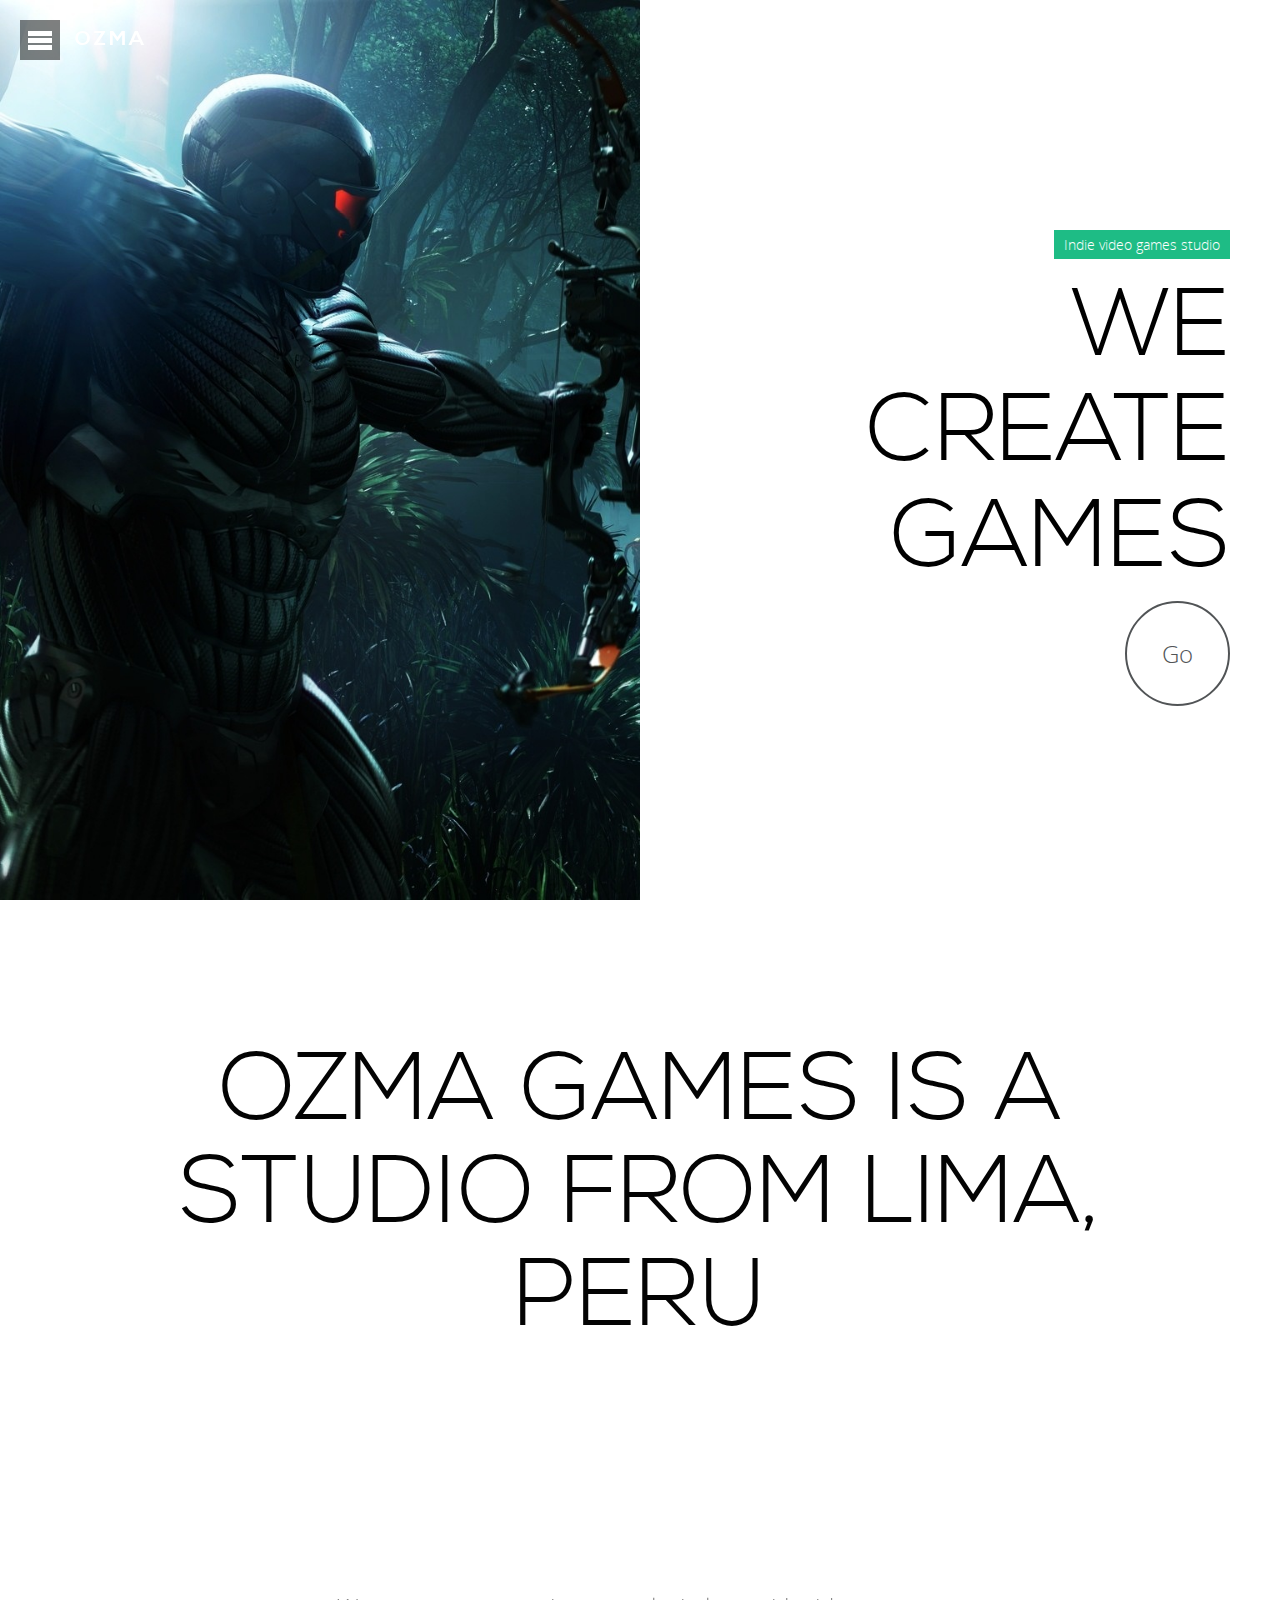
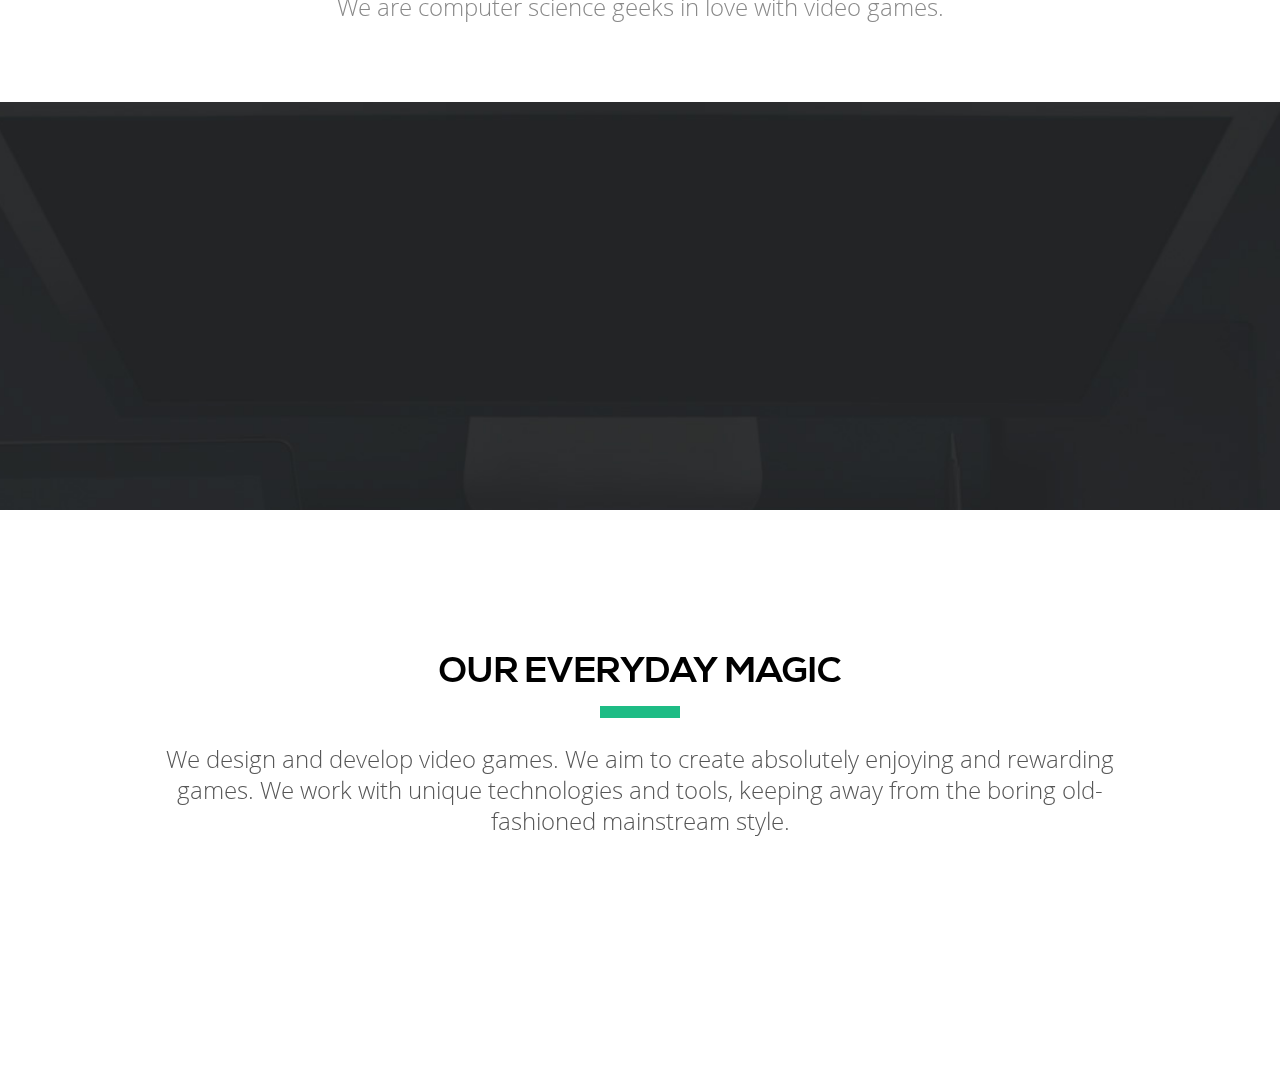
<file: index.html>
<!DOCTYPE html>
<html lang="en">
<head>
<meta charset="utf-8">
<title>Ozma Games</title>
<meta name="viewport" content="width=device-width, initial-scale=1.0">
<meta name="description" content="Ozma Games - Indie game studio">
<meta name="author" content="Alonso">

<!-- Standard Favicon--> 
<link rel="shortcut icon" href="images/favicon/favicon.ico">


<!-- Bootstrap CSS Files -->
<link href="bootstrap/css/bootstrap.css" rel="stylesheet">
<link href="bootstrap/css/bootstrap-theme.css" rel="stylesheet">
<!-- Custom Fonts Setup via Font-face CSS3 -->
<link href="fonts/fonts.css" rel="stylesheet">
<!-- CSS files for plugins -->
<link href="stylesheets/pace.preloader.css" rel="stylesheet">
<link href="stylesheets/slidingmenu.css" rel="stylesheet">
<link href="stylesheets/simpletextrotator.css" rel="stylesheet" >
<link href="stylesheets/animated-buttons.css" rel="stylesheet" >
<link href="stylesheets/owl.carousel.css" rel="stylesheet">
<link href="stylesheets/owl.theme.css" rel="stylesheet">
<link href="stylesheets/prettyPhoto.css" rel="stylesheet">
<link href="stylesheets/magnific-popup.css" rel="stylesheet" > 
<link href="stylesheets/jquery.tweet.css" rel="stylesheet"/>
<!-- Animated Elements -->
<link href="stylesheets/animate.css" rel="stylesheet">
<link href="stylesheets/effects.css" rel="stylesheet">
<!-- Home Page Styles -->
<link href="stylesheets/home04.css" rel="stylesheet">
<!-- Main Template Styles -->
<link href="stylesheets/main.css" rel="stylesheet">
<!-- Main Template Responsive Styles -->
<link href="stylesheets/main-responsive.css" rel="stylesheet">
<!-- Main Template Retina Optimizaton Rules -->
<link href="stylesheets/main-retina.css" rel="stylesheet">
<!-- LESS stylesheet for managing color presets -->
<link rel="stylesheet/less" type="text/css" href="less/demo-color-green.less">
<!-- LESS JS engine-->
<script src="less/less-1.5.0.min.js"></script>

 <!-- HTML5 shim and Respond.js IE8 support of HTML5 elements and media queries -->
    <!--[if lt IE 9]>
      <script src="bootstrap/js/html5shiv.js"></script>
      <script src="bootstrap/js/respond.min.js"></script>
    <![endif]-->

<!-- Modernizr Library-->
<script src="javascripts/modernizr.custom.js"></script>

</head>


<body>


<!-- Sliding Navigation : starts -->
<nav class="menu" id="sm">
	<div class="sm-wrap">
		<h1 class="sm-logo"></h1>
		<i class="icon-remove menu-close"></i>
		<a class="scroll" href="#intro">Welcome</a>
		<a class="scroll" href="#about">About</a>
	     <a class="scroll" href="#party">Party</a>
		<a class="scroll" href="#magic">Magic</a>
	</div>
	<!-- Navigation Trigger Button -->
	<div id="sm-trigger"></div>
</nav>
<!-- Sliding Navigation : ends -->


<!-- Master Wrap : starts -->
<section id="mastwrap" class="sliding">


<!-- masthead : starts -->
<header id="masthead" class="clearfix trans-header">
	<h1 class="logo">OZMA</h1>
</header>
<!-- masthead : ends -->

<!-- top-banner (variant2 only) : starts -->
<div id="intro" class="top-banner-caption-v5">
	
	<div class="vertical-center top-caps5">
		<h3><span>Indie video games studio</span></h3>
		<h1 class="text-rotator-fade"><span class="rotate">We  create  games, We  code  games, We  design  games</span></h1>
		<a class="btn btn-rounded btn-rounded-color scroll" href="#about">Go</a>
	</div>
	<!-- top-caps : ends -->
</div>
<!-- top-banner : ends -->




<!-- page-section : starts -->
<section id="about" class="about page-section add-top add-bottom-half">

	<!-- inner-section : starts -->
	<section class="inner-section about-welcome">
	
	<!-- container : starts -->
	<section class="container">
		<div class="row">
			<article class="col-md-12 text-center">
			
				<h1 class="super-heading animated" data-fx="flipInX">Ozma Games is a studio from Lima, Peru</h1>
				<h1 class="promo-heading animated" data-fx="pulse">We have
					<strong class="text-rotator-fade color-high">
						<span class="rotate">power ups, magic, tech skills, guts</span>
					</strong> 
					to deliver hand-crafted video games that blow your mind
				</h1>
				<p class="promo-text">We are computer science geeks in love with video games.</p>
			</article>
		</div>
	</section>
	<!-- container : ends -->

	</section>
	<!-- inner-section : ends -->


	

</section>
<!-- page-section : ends -->









<!-- page-section : starts -->
<section id="party" class="services page-section" data-stellar-background-ratio="1.7">

	

	<!-- inner-section : starts -->
	<section class="inner-section add-top">
	
	<!-- container : starts -->
	<section class="container">
		<div class="row">
			<article class="col-md-12 text-center animated" data-fx="flipInX">
				<h1 class="main-heading">Our rocking party</h1> 
				<div class="liner"><span></span></div>
				<p class="promo-text white-text">A magician, a summoner, an knigh, a paladin, a necromancer, an archer, a gunner, a lancer and a puppy are the members of our guild.
<br><br><br><br></p>
			</article>
		</div>

			</section>
	<!-- container : ends -->

	</section>
	<!-- inner-section : ends -->

	






<!-- page-section : starts -->
<section id="magic" class="team page-section add-top add-bottom">

	<!-- inner-section : starts -->
	<section class="inner-section">
	
	<!-- container : starts -->
	<section class="container">

		<div class="row">
			<article class="col-md-12 text-center">
				<h1 class="main-heading main-heading-alt">Our everyday magic</h1>
				<div class="liner"><span></span></div>
				<p class="promo-text dark-text">
We design and develop video games. We aim to create absolutely enjoying and rewarding games. We work with unique technologies and tools, keeping away from the boring old-fashioned mainstream style.</p>
			</article>
		</div>

		
	

			
	</section>
	<!-- container : ends -->


	</section>
	<!-- inner-section : ends -->




	<!-- inner-section : starts -->
	<section class="inner-section text-center add-top-half animated" data-fx="flash">
        		<nav class="cl-effect-10 btn-dignity-animated">
			<a data-hover="Check out!" href="#" target="_blank"><span>Master mind!</span></a>
		</nav>
	</section>
	<!-- inner-section : ends -->


</section>
<!-- page-section : ends -->






<!-- Core JS Libraries -->
<script src="bootstrap/js/jquery.js" type="text/javascript"></script>
<script src="javascripts/jquery.easing.1.3.js" type="text/javascript"></script>
<script src="bootstrap/js/bootstrap.js" ></script> 
<!-- JS Plugins -->
<script src="javascripts/pace.min.js"></script>
<script src="javascripts/retina.js" ></script> 
<script src="javascripts/classie.js" ></script> 
<script src="javascripts/slidingmenu.js" ></script> 
<script src="javascripts/jquery.simple-text-rotator.js" ></script> 
<script src="javascripts/waypoints.min.js"></script>
<script src="javascripts/jquery.touchSwipe.js"></script>
<script src="javascripts/jquery.sudoSlider.designova.js"></script>
<script src="javascripts/owl.carousel.js"></script>
<script src="javascripts/jquery.mixitup.js"></script>
<script src="javascripts/flexslider.js" ></script> 
<script src="javascripts/prettyPhoto.js" ></script> 
<script src="javascripts/jquery.magnific-popup.js"></script> 
<script src="javascripts/jquery.tweet.js"></script>
<script src="javascripts/jquery.stellar.js"></script>
<script src="javascripts/smooth-scroll.js"></script>
<script src="javascripts/jquery.appear.js"></script>
<script src="javascripts/mb.bgndGallery.js"></script>
<!-- JS Custom Codes -->
<script src="javascripts/simple-text-rotator-init.js" ></script> 
<script src="javascripts/sudoslider-touch-init.js"></script>
<script src="javascripts/portfolio.js" ></script> 
<script src="javascripts/form-validation.js" ></script> 
<script src="javascripts/animate-init.js" ></script> 
<script src="javascripts/bgslider-slide-right-init.js" ></script> 
<!-- Main JS File -->
<script src="javascripts/main.js" ></script> 


</body>
</html>
</file>
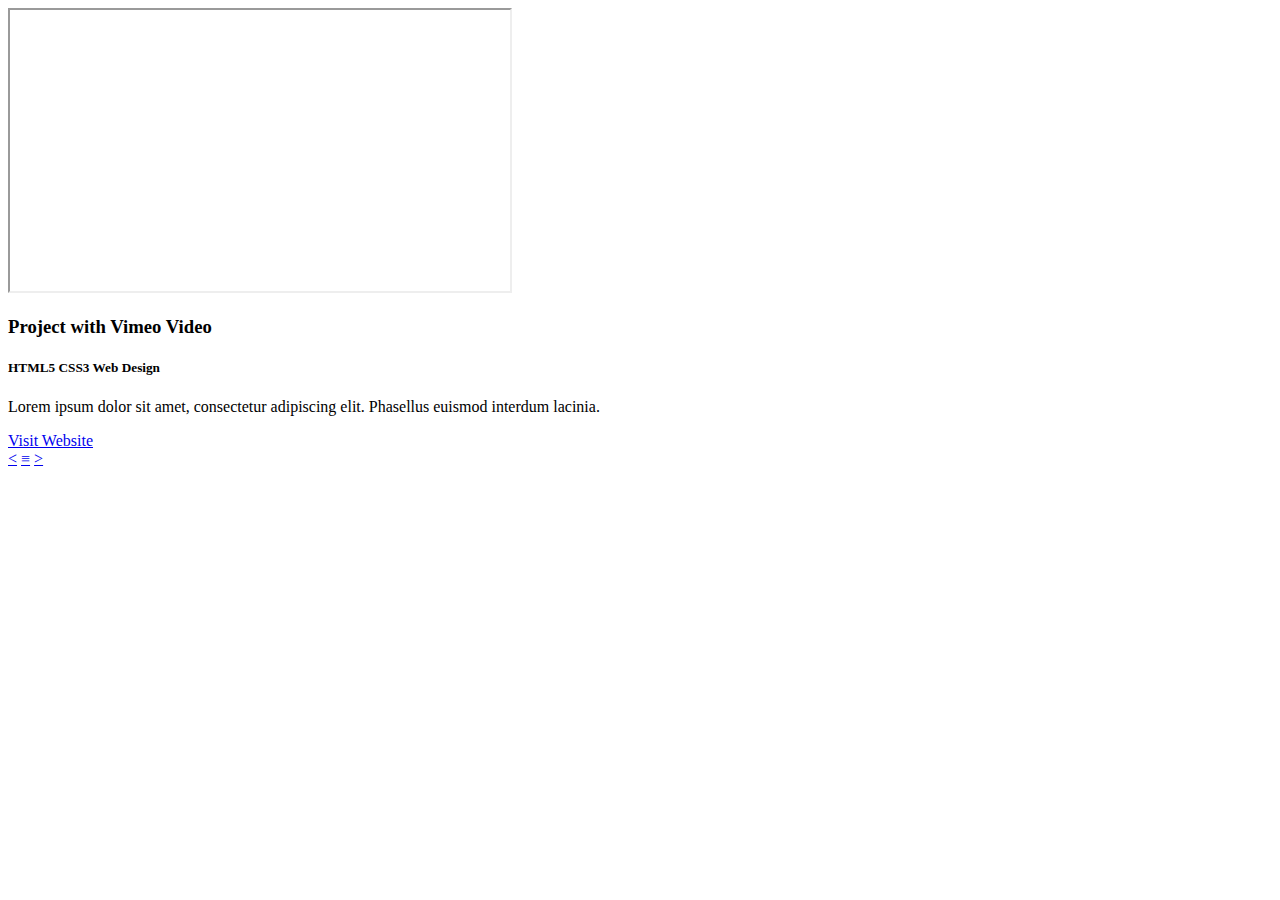
<file: projects/project-vimeo.html>
<!DOCTYPE html>
<html lang="en">
<head>
<meta charset="utf-8">
<title>DIGNITY - Responsive Retina HTML5 Template by Designova</title>
<meta name="viewport" content="width=device-width, initial-scale=1.0">
<meta name="description" content="Template by Designova - Responsive HTML5 theme">
<meta name="author" content="Designova">


<!-- page-section : starts -->
<div id="portfolio_item">

	<!-- container : starts -->
	<div id="item_content" class="container">
	

	<div class="row">
		<article class="col-md-7 text-center">
		          <!-- Vimeo video -->
		          <div id="item_video_wrapper">
		               <div id="item_video">
		                    <iframe src="http://player.vimeo.com/video/12158329" width="500" height="281" allowFullScreen></iframe>
		               </div>
		          </div>
		</article>
		<article class="col-md-5 text-left">
		          <!-- Text Content -->
		          <div id="text_content">
		               <h3>Project with Vimeo Video</h3>
		               <h5 class="project-info-tag">
		               	<span>HTML5</span>
		               	<span>CSS3</span>
		               	<span>Web Design</span>
		               </h5>
		               <p>Lorem ipsum dolor sit amet, consectetur adipiscing elit. Phasellus euismod interdum lacinia.</p>
		          </div>

		          <nav class="cl-effect-10 btn-dignity-animated url-linker">
			<a data-hover="Live Preview" href="#"><span>Visit Website</span></a>
		          </nav>
		</article>
	</div>

	
	<div class="row">
		<article class="col-md-12 text-center">
		          <!-- Control buttons -->
		          <div id="control_buttons" class='clearfix'>
		               <a href="projects/project-slider.html" id="prev">&lt;</a>
		               <a href="#" id="close">&#8801;</a>
		               <a href="projects/project-youtube.html" id="next">&gt;</a>
		          </div>
		</article>
	</div>

	</div>

</div>


</body>
</html>
</file>
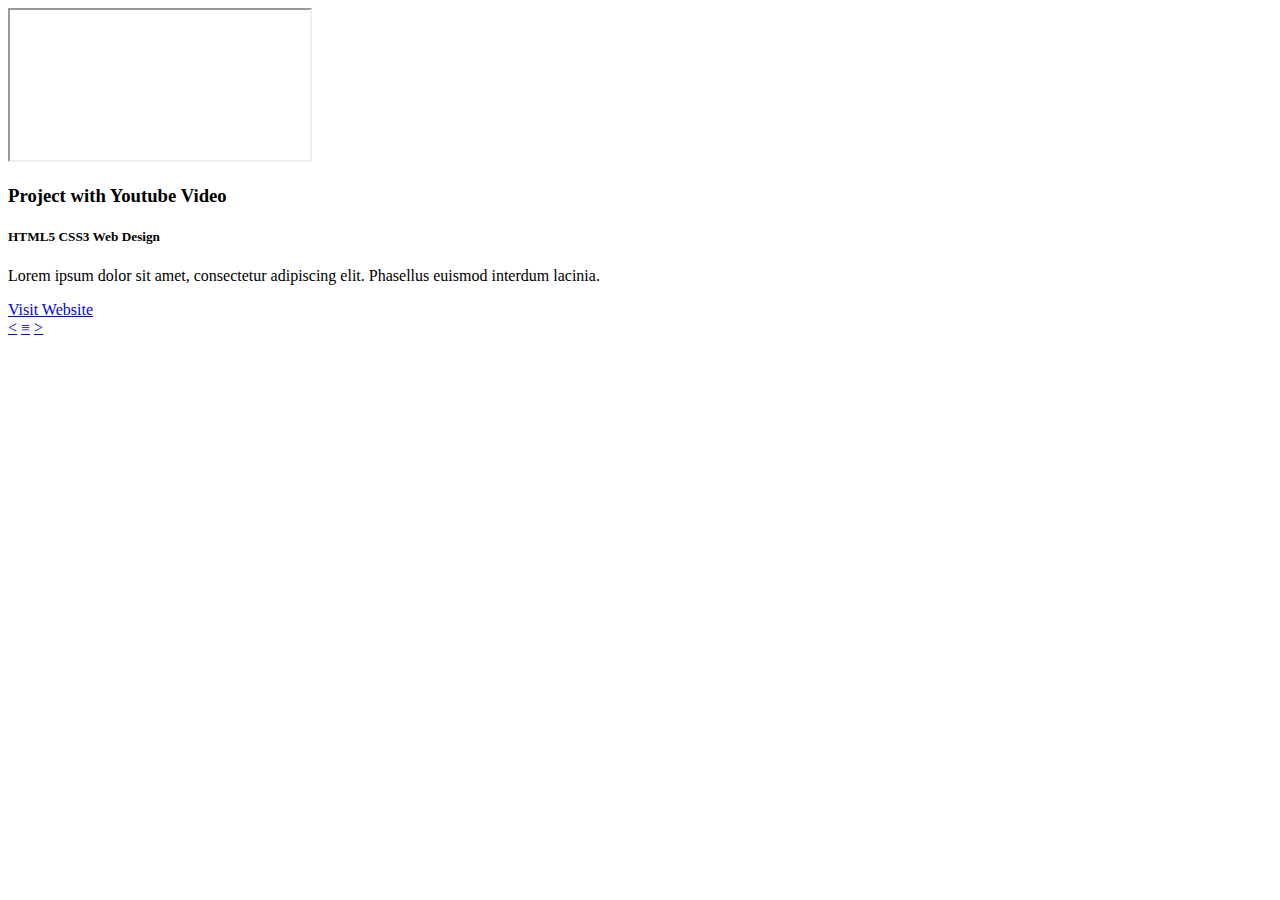
<file: projects/project-youtube.html>
<!DOCTYPE html>
<html lang="en">
<head>
<meta charset="utf-8">
<title>DIGNITY - Responsive Retina HTML5 Template by Designova</title>
<meta name="viewport" content="width=device-width, initial-scale=1.0">
<meta name="description" content="Template by Designova - Responsive HTML5 theme">
<meta name="author" content="Designova">


<!-- page-section : starts -->
<div id="portfolio_item">

	<!-- container : starts -->
	<div id="item_content" class="container">
	

	<div class="row">
		<article class="col-md-7 text-center">
		          <!-- Youtbe video -->
		          <div id="item_video_wrapper">
		               <div id="item_video">
		                    <iframe src="http://www.youtube.com/embed/1iIZeIy7TqM?feature=player_detailpage" allowfullscreen></iframe>
		               </div>
		          </div>
		</article>
		<article class="col-md-5 text-left">
		          <!-- Text Content -->
		          <div id="text_content">
		               <h3>Project with Youtube Video</h3>
		               <h5 class="project-info-tag">
		               	<span>HTML5</span>
		               	<span>CSS3</span>
		               	<span>Web Design</span>
		               </h5>
		               <p>Lorem ipsum dolor sit amet, consectetur adipiscing elit. Phasellus euismod interdum lacinia.</p>
		          </div>

		          <nav class="cl-effect-10 btn-dignity-animated url-linker">
			<a data-hover="Live Preview" href="#"><span>Visit Website</span></a>
		          </nav>
		</article>
	</div>

	
	<div class="row">
		<article class="col-md-12 text-center">
		          <!-- Control buttons -->
		          <div id="control_buttons" class='clearfix'>
		               <a href="projects/project-vimeo.html" id="prev">&lt;</a>
		               <a href="#" id="close">&#8801;</a>
		               <a href="projects/project-slider.html" id="next">&gt;</a>
		          </div>
		</article>
	</div>

	</div>

</div>


</body>
</html>
</file>
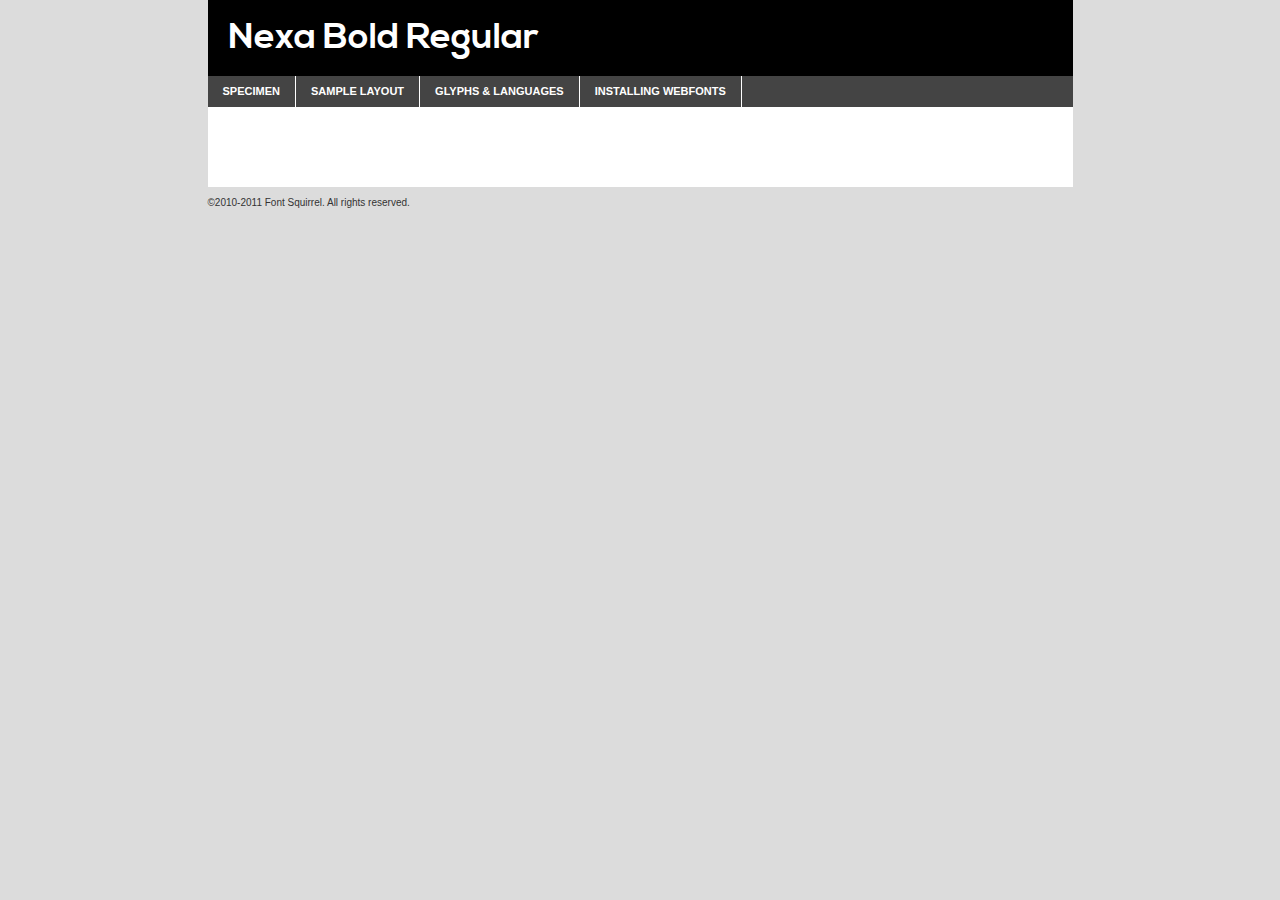
<file: fonts/Nexa/nexa_bold-demo.html>
<!DOCTYPE html PUBLIC "-//W3C//DTD XHTML 1.0 Transitional//EN"
	"http://www.w3.org/TR/xhtml1/DTD/xhtml1-transitional.dtd">

<html xmlns="http://www.w3.org/1999/xhtml" xml:lang="en" lang="en">
<head>
	<meta http-equiv="Content-Type" content="text/html; charset=utf-8" />
	<script src="http://ajax.googleapis.com/ajax/libs/jquery/1.7.2/jquery.min.js" type="text/javascript" charset="utf-8"></script>
	<script src="specimen_files/easytabs.js" type="text/javascript" charset="utf-8"></script>
	<link rel="stylesheet" href="specimen_files/specimen_stylesheet.css" type="text/css" charset="utf-8" />
	<link rel="stylesheet" href="stylesheet.css" type="text/css" charset="utf-8" />

	<style type="text/css">
					body{
				font-family: 'nexa_boldregular';
							}
		</style>

	<title>Nexa Bold Regular Specimen</title>
	
	
	<script type="text/javascript" charset="utf-8">
		$(document).ready(function() {
			$('#container').easyTabs({defaultContent:1});
		});
	</script>
</head>

<body>
<div id="container">
	<div id="header">
		Nexa Bold Regular	</div>
	<ul class="tabs">
		<li><a href="#specimen">Specimen</a></li>
		<li><a href="#layout">Sample Layout</a></li>
				<li><a href="#glyphs">Glyphs &amp; Languages</a></li>
		<li><a href="#installing">Installing Webfonts</a></li>
		
	</ul>
	
	<div id="main_content">

		
			<div id="specimen">
		
				<div class="section">
					<div class="grid12 firstcol">
						<div class="huge">AaBb</div>
					</div>
				</div>
		
				<div class="section">
					<div class="glyph_range">A&#x200B;B&#x200b;C&#x200b;D&#x200b;E&#x200b;F&#x200b;G&#x200b;H&#x200b;I&#x200b;J&#x200b;K&#x200b;L&#x200b;M&#x200b;N&#x200b;O&#x200b;P&#x200b;Q&#x200b;R&#x200b;S&#x200b;T&#x200b;U&#x200b;V&#x200b;W&#x200b;X&#x200b;Y&#x200b;Z&#x200b;a&#x200b;b&#x200b;c&#x200b;d&#x200b;e&#x200b;f&#x200b;g&#x200b;h&#x200b;i&#x200b;j&#x200b;k&#x200b;l&#x200b;m&#x200b;n&#x200b;o&#x200b;p&#x200b;q&#x200b;r&#x200b;s&#x200b;t&#x200b;u&#x200b;v&#x200b;w&#x200b;x&#x200b;y&#x200b;z&#x200b;1&#x200b;2&#x200b;3&#x200b;4&#x200b;5&#x200b;6&#x200b;7&#x200b;8&#x200b;9&#x200b;0&#x200b;&amp;&#x200b;.&#x200b;,&#x200b;?&#x200b;!&#x200b;&#64;&#x200b;(&#x200b;)&#x200b;#&#x200b;$&#x200b;%&#x200b;*&#x200b;+&#x200b;-&#x200b;=&#x200b;:&#x200b;;</div>
				</div>
				<div class="section">
					<div class="grid12 firstcol">
						<table class="sample_table">
							<tr><td>10</td><td class="size10">abcdefghijklmnopqrstuvwxyzABCDEFGHIJKLMNOPQRSTUVWXYZ0123456789abcdefghijklmnopqrstuvwxyzABCDEFGHIJKLMNOPQRSTUVWXYZ0123456789abcdefghijklmnopqrstuvwxyzABCDEFGHIJKLMNOPQRSTUVWXYZ</td></tr>
							<tr><td>11</td><td class="size11">abcdefghijklmnopqrstuvwxyzABCDEFGHIJKLMNOPQRSTUVWXYZ0123456789abcdefghijklmnopqrstuvwxyzABCDEFGHIJKLMNOPQRSTUVWXYZ0123456789abcdefghijklmnopqrstuvwxyzABCDEFGHIJKLMNOPQRSTUVWXYZ</td></tr>
							<tr><td>12</td><td class="size12">abcdefghijklmnopqrstuvwxyzABCDEFGHIJKLMNOPQRSTUVWXYZ0123456789abcdefghijklmnopqrstuvwxyzABCDEFGHIJKLMNOPQRSTUVWXYZ0123456789abcdefghijklmnopqrstuvwxyzABCDEFGHIJKLMNOPQRSTUVWXYZ</td></tr>
							<tr><td>13</td><td class="size13">abcdefghijklmnopqrstuvwxyzABCDEFGHIJKLMNOPQRSTUVWXYZ0123456789abcdefghijklmnopqrstuvwxyzABCDEFGHIJKLMNOPQRSTUVWXYZ0123456789abcdefghijklmnopqrstuvwxyzABCDEFGHIJKLMNOPQRSTUVWXYZ</td></tr>
							<tr><td>14</td><td class="size14">abcdefghijklmnopqrstuvwxyzABCDEFGHIJKLMNOPQRSTUVWXYZ0123456789abcdefghijklmnopqrstuvwxyzABCDEFGHIJKLMNOPQRSTUVWXYZ0123456789abcdefghijklmnopqrstuvwxyzABCDEFGHIJKLMNOPQRSTUVWXYZ</td></tr>
							<tr><td>16</td><td class="size16">abcdefghijklmnopqrstuvwxyzABCDEFGHIJKLMNOPQRSTUVWXYZ0123456789abcdefghijklmnopqrstuvwxyzABCDEFGHIJKLMNOPQRSTUVWXYZ</td></tr>
							<tr><td>18</td><td class="size18">abcdefghijklmnopqrstuvwxyzABCDEFGHIJKLMNOPQRSTUVWXYZ0123456789abcdefghijklmnopqrstuvwxyzABCDEFGHIJKLMNOPQRSTUVWXYZ</td></tr>
							<tr><td>20</td><td class="size20">abcdefghijklmnopqrstuvwxyzABCDEFGHIJKLMNOPQRSTUVWXYZ0123456789abcdefghijklmnopqrstuvwxyzABCDEFGHIJKLMNOPQRSTUVWXYZ</td></tr>
							<tr><td>24</td><td class="size24">abcdefghijklmnopqrstuvwxyzABCDEFGHIJKLMNOPQRSTUVWXYZ0123456789abcdefghijklmnopqrstuvwxyzABCDEFGHIJKLMNOPQRSTUVWXYZ</td></tr>
							<tr><td>30</td><td class="size30">abcdefghijklmnopqrstuvwxyzABCDEFGHIJKLMNOPQRSTUVWXYZ0123456789abcdefghijklmnopqrstuvwxyzABCDEFGHIJKLMNOPQRSTUVWXYZ</td></tr>
							<tr><td>36</td><td class="size36">abcdefghijklmnopqrstuvwxyzABCDEFGHIJKLMNOPQRSTUVWXYZ0123456789abcdefghijklmnopqrstuvwxyzABCDEFGHIJKLMNOPQRSTUVWXYZ</td></tr>
							<tr><td>48</td><td class="size48">abcdefghijklmnopqrstuvwxyzABCDEFGHIJKLMNOPQRSTUVWXYZ0123456789abcdefghijklmnopqrstuvwxyzABCDEFGHIJKLMNOPQRSTUVWXYZ</td></tr>
							<tr><td>60</td><td class="size60">abcdefghijklmnopqrstuvwxyzABCDEFGHIJKLMNOPQRSTUVWXYZ0123456789abcdefghijklmnopqrstuvwxyzABCDEFGHIJKLMNOPQRSTUVWXYZ</td></tr>
							<tr><td>72</td><td class="size72">abcdefghijklmnopqrstuvwxyzABCDEFGHIJKLMNOPQRSTUVWXYZ0123456789abcdefghijklmnopqrstuvwxyzABCDEFGHIJKLMNOPQRSTUVWXYZ</td></tr>
							<tr><td>90</td><td class="size90">abcdefghijklmnopqrstuvwxyzABCDEFGHIJKLMNOPQRSTUVWXYZ0123456789abcdefghijklmnopqrstuvwxyzABCDEFGHIJKLMNOPQRSTUVWXYZ</td></tr>
						</table>
				
					</div>
			
				</div>
		
		
		
								<div class="section" id="bodycomparison">


										<div id="xheight">
				<div class="fontbody">&#xE000;&#xE000;&#xE000;&#xE000;&#xE000;&#xE000;&#xE000;&#xE000;&#xE000;&#xE000;&#xE000;&#xE000;&#xE000;&#xE000;&#xE000;&#xE000;&#xE000;&#xE000;&#xE000;&#xE000;&#xE000;&#xE000;&#xE000;&#xE000;&#xE000;&#xE000;&#xE000;&#xE000;&#xE000;&#xE000;&#xE000;&#xE000;&#xE000;&#xE000;&#xE000;&#xE000;&#xE000;&#xE000;&#xE000;&#xE000;&#xE000;&#xE000;&#xE000;&#xE000;&#xE000;&#xE000;&#xE000;&#xE000;&#xE000;&#xE000;&#xE000;&#xE000;&#xE000;&#xE000;&#xE000;&#xE000;&#xE000;&#xE000;&#xE000;&#xE000;&#xE000;&#xE000;&#xE000;&#xE000;&#xE000;&#xE000;&#xE000;&#xE000;&#xE000;&#xE000;&#xE000;&#xE000;&#xE000;&#xE000;&#xE000;&#xE000;&#xE000;&#xE000;&#xE000;&#xE000;&#xE000;&#xE000;&#xE000;&#xE000;&#xE000;&#xE000;&#xE000;&#xE000;&#xE000;&#xE000;&#xE000;&#xE000;&#xE000;&#xE000;&#xE000;&#xE000;&#xE000;&#xE000;&#xE000;body</div><div class="arialbody">body</div><div class="verdanabody">body</div><div class="georgiabody">body</div></div>
										<div class="fontbody" style="z-index:1">
											body<span>Nexa Bold Regular</span>
										</div>
										<div class="arialbody" style="z-index:1">
											body<span>Arial</span>
										</div>
										<div class="verdanabody" style="z-index:1">
											body<span>Verdana</span>
										</div>
										<div class="georgiabody" style="z-index:1">
											body<span>Georgia</span>
										</div>



								</div>
		
		
				<div class="section psample psample_row1" id="">
					
					<div class="grid2 firstcol">
						<p class="size10"><span>10.</span>Aenean lacinia bibendum nulla sed consectetur. Fusce dapibus, tellus ac cursus commodo, tortor mauris condimentum nibh, ut fermentum massa justo sit amet risus. Nullam id dolor id nibh ultricies vehicula ut id elit. Cum sociis natoque penatibus et magnis dis parturient montes, nascetur ridiculus mus. Nulla vitae elit libero, a pharetra augue.</p>
			
					</div>
					<div class="grid3">
						<p class="size11"><span>11.</span>Aenean lacinia bibendum nulla sed consectetur. Fusce dapibus, tellus ac cursus commodo, tortor mauris condimentum nibh, ut fermentum massa justo sit amet risus. Nullam id dolor id nibh ultricies vehicula ut id elit. Cum sociis natoque penatibus et magnis dis parturient montes, nascetur ridiculus mus. Nulla vitae elit libero, a pharetra augue.</p>
			
					</div>
					<div class="grid3">
						<p class="size12"><span>12.</span>Aenean lacinia bibendum nulla sed consectetur. Fusce dapibus, tellus ac cursus commodo, tortor mauris condimentum nibh, ut fermentum massa justo sit amet risus. Nullam id dolor id nibh ultricies vehicula ut id elit. Cum sociis natoque penatibus et magnis dis parturient montes, nascetur ridiculus mus. Nulla vitae elit libero, a pharetra augue.</p>
			
					</div>
					<div class="grid4">
						<p class="size13"><span>13.</span>Aenean lacinia bibendum nulla sed consectetur. Fusce dapibus, tellus ac cursus commodo, tortor mauris condimentum nibh, ut fermentum massa justo sit amet risus. Nullam id dolor id nibh ultricies vehicula ut id elit. Cum sociis natoque penatibus et magnis dis parturient montes, nascetur ridiculus mus. Nulla vitae elit libero, a pharetra augue.</p>
			
					</div>
					<div class="white_blend"></div>
					
				</div>
				<div class="section psample psample_row2" id="">
					<div class="grid3 firstcol">
						<p class="size14"><span>14.</span>Aenean lacinia bibendum nulla sed consectetur. Fusce dapibus, tellus ac cursus commodo, tortor mauris condimentum nibh, ut fermentum massa justo sit amet risus. Nullam id dolor id nibh ultricies vehicula ut id elit. Cum sociis natoque penatibus et magnis dis parturient montes, nascetur ridiculus mus. Nulla vitae elit libero, a pharetra augue.</p>
			
					</div>
					<div class="grid4">
						<p class="size16"><span>16.</span>Aenean lacinia bibendum nulla sed consectetur. Fusce dapibus, tellus ac cursus commodo, tortor mauris condimentum nibh, ut fermentum massa justo sit amet risus. Nullam id dolor id nibh ultricies vehicula ut id elit. Cum sociis natoque penatibus et magnis dis parturient montes, nascetur ridiculus mus. Nulla vitae elit libero, a pharetra augue.</p>
			
					</div>
					<div class="grid5">
						<p class="size18"><span>18.</span>Aenean lacinia bibendum nulla sed consectetur. Fusce dapibus, tellus ac cursus commodo, tortor mauris condimentum nibh, ut fermentum massa justo sit amet risus. Nullam id dolor id nibh ultricies vehicula ut id elit. Cum sociis natoque penatibus et magnis dis parturient montes, nascetur ridiculus mus. Nulla vitae elit libero, a pharetra augue.</p>
			
					</div>

					<div class="white_blend"></div>

				</div>
				
				<div class="section psample psample_row3" id="">
					<div class="grid5 firstcol">
						<p class="size20"><span>20.</span>Aenean lacinia bibendum nulla sed consectetur. Fusce dapibus, tellus ac cursus commodo, tortor mauris condimentum nibh, ut fermentum massa justo sit amet risus. Nullam id dolor id nibh ultricies vehicula ut id elit. Cum sociis natoque penatibus et magnis dis parturient montes, nascetur ridiculus mus. Nulla vitae elit libero, a pharetra augue.</p>
					</div>
					<div class="grid7">
						<p class="size24"><span>24.</span>Aenean lacinia bibendum nulla sed consectetur. Fusce dapibus, tellus ac cursus commodo, tortor mauris condimentum nibh, ut fermentum massa justo sit amet risus. Nullam id dolor id nibh ultricies vehicula ut id elit. Cum sociis natoque penatibus et magnis dis parturient montes, nascetur ridiculus mus. Nulla vitae elit libero, a pharetra augue.</p>
					</div>
					
					<div class="white_blend"></div>
					
				</div>
				
				<div class="section psample psample_row4" id="">
					<div class="grid12 firstcol">
						<p class="size30"><span>30.</span>Aenean lacinia bibendum nulla sed consectetur. Fusce dapibus, tellus ac cursus commodo, tortor mauris condimentum nibh, ut fermentum massa justo sit amet risus. Nullam id dolor id nibh ultricies vehicula ut id elit. Cum sociis natoque penatibus et magnis dis parturient montes, nascetur ridiculus mus. Nulla vitae elit libero, a pharetra augue.</p>
					</div>
					<div class="white_blend"></div>
					
				</div>
				
				
				
				<div class="section psample psample_row1 fullreverse">
					<div class="grid2 firstcol">
						<p class="size10"><span>10.</span>Aenean lacinia bibendum nulla sed consectetur. Fusce dapibus, tellus ac cursus commodo, tortor mauris condimentum nibh, ut fermentum massa justo sit amet risus. Nullam id dolor id nibh ultricies vehicula ut id elit. Cum sociis natoque penatibus et magnis dis parturient montes, nascetur ridiculus mus. Nulla vitae elit libero, a pharetra augue.</p>
			
					</div>
					<div class="grid3">
						<p class="size11"><span>11.</span>Aenean lacinia bibendum nulla sed consectetur. Fusce dapibus, tellus ac cursus commodo, tortor mauris condimentum nibh, ut fermentum massa justo sit amet risus. Nullam id dolor id nibh ultricies vehicula ut id elit. Cum sociis natoque penatibus et magnis dis parturient montes, nascetur ridiculus mus. Nulla vitae elit libero, a pharetra augue.</p>
			
					</div>
					<div class="grid3">
						<p class="size12"><span>12.</span>Aenean lacinia bibendum nulla sed consectetur. Fusce dapibus, tellus ac cursus commodo, tortor mauris condimentum nibh, ut fermentum massa justo sit amet risus. Nullam id dolor id nibh ultricies vehicula ut id elit. Cum sociis natoque penatibus et magnis dis parturient montes, nascetur ridiculus mus. Nulla vitae elit libero, a pharetra augue.</p>
			
					</div>
					<div class="grid4">
						<p class="size13"><span>13.</span>Aenean lacinia bibendum nulla sed consectetur. Fusce dapibus, tellus ac cursus commodo, tortor mauris condimentum nibh, ut fermentum massa justo sit amet risus. Nullam id dolor id nibh ultricies vehicula ut id elit. Cum sociis natoque penatibus et magnis dis parturient montes, nascetur ridiculus mus. Nulla vitae elit libero, a pharetra augue.</p>
			
					</div>
					<div class="black_blend"></div>
					
				</div>
				
				<div class="section psample psample_row2 fullreverse">
					<div class="grid3 firstcol">
						<p class="size14"><span>14.</span>Aenean lacinia bibendum nulla sed consectetur. Fusce dapibus, tellus ac cursus commodo, tortor mauris condimentum nibh, ut fermentum massa justo sit amet risus. Nullam id dolor id nibh ultricies vehicula ut id elit. Cum sociis natoque penatibus et magnis dis parturient montes, nascetur ridiculus mus. Nulla vitae elit libero, a pharetra augue.</p>
			
					</div>
					<div class="grid4">
						<p class="size16"><span>16.</span>Aenean lacinia bibendum nulla sed consectetur. Fusce dapibus, tellus ac cursus commodo, tortor mauris condimentum nibh, ut fermentum massa justo sit amet risus. Nullam id dolor id nibh ultricies vehicula ut id elit. Cum sociis natoque penatibus et magnis dis parturient montes, nascetur ridiculus mus. Nulla vitae elit libero, a pharetra augue.</p>
			
					</div>
					<div class="grid5">
						<p class="size18"><span>18.</span>Aenean lacinia bibendum nulla sed consectetur. Fusce dapibus, tellus ac cursus commodo, tortor mauris condimentum nibh, ut fermentum massa justo sit amet risus. Nullam id dolor id nibh ultricies vehicula ut id elit. Cum sociis natoque penatibus et magnis dis parturient montes, nascetur ridiculus mus. Nulla vitae elit libero, a pharetra augue.</p>
			
					</div>
					<div class="black_blend"></div>

				</div>
				
				<div class="section psample fullreverse psample_row3" id="">
					<div class="grid5 firstcol">
						<p class="size20"><span>20.</span>Aenean lacinia bibendum nulla sed consectetur. Fusce dapibus, tellus ac cursus commodo, tortor mauris condimentum nibh, ut fermentum massa justo sit amet risus. Nullam id dolor id nibh ultricies vehicula ut id elit. Cum sociis natoque penatibus et magnis dis parturient montes, nascetur ridiculus mus. Nulla vitae elit libero, a pharetra augue.</p>
					</div>
					<div class="grid7">
						<p class="size24"><span>24.</span>Aenean lacinia bibendum nulla sed consectetur. Fusce dapibus, tellus ac cursus commodo, tortor mauris condimentum nibh, ut fermentum massa justo sit amet risus. Nullam id dolor id nibh ultricies vehicula ut id elit. Cum sociis natoque penatibus et magnis dis parturient montes, nascetur ridiculus mus. Nulla vitae elit libero, a pharetra augue.</p>
					</div>
					
					<div class="black_blend"></div>
					
				</div>
				
				<div class="section psample fullreverse psample_row4" id="" style="border-bottom: 20px #000 solid;">
					<div class="grid12 firstcol">
						<p class="size30"><span>30.</span>Aenean lacinia bibendum nulla sed consectetur. Fusce dapibus, tellus ac cursus commodo, tortor mauris condimentum nibh, ut fermentum massa justo sit amet risus. Nullam id dolor id nibh ultricies vehicula ut id elit. Cum sociis natoque penatibus et magnis dis parturient montes, nascetur ridiculus mus. Nulla vitae elit libero, a pharetra augue.</p>
					</div>
					<div class="black_blend"></div>
					
				</div>
				
				
				
				
			</div>
			
			<div id="layout">
				
				<div class="section">
					
					<div class="grid12 firstcol">
						<h1>Lorem Ipsum Dolor</h1>
						<h2>Etiam porta sem malesuada magna mollis euismod</h2>
						
						<p class="byline">By <a href="#link">Aenean Lacinia</a></p>
					</div>
				</div>
				<div class="section">
					<div class="grid8 firstcol">
						<p class="large">Donec sed odio dui. Morbi leo risus, porta ac consectetur ac, vestibulum at eros. Fusce dapibus, tellus ac cursus commodo, tortor mauris condimentum nibh, ut fermentum massa justo sit amet risus. </p>

						
						<h3>Pellentesque ornare sem</h3>

						<p>Maecenas sed diam eget risus varius blandit sit amet non magna. Maecenas faucibus mollis interdum. Donec ullamcorper nulla non metus auctor fringilla. Nullam id dolor id nibh ultricies vehicula ut id elit. Nullam id dolor id nibh ultricies vehicula ut id elit. </p>

						<p>Aenean eu leo quam. Pellentesque ornare sem lacinia quam venenatis vestibulum. Lorem ipsum dolor sit amet, consectetur adipiscing elit. Cum sociis natoque penatibus et magnis dis parturient montes, nascetur ridiculus mus. </p>

						<p>Nulla vitae elit libero, a pharetra augue. Praesent commodo cursus magna, vel scelerisque nisl consectetur et. Aenean lacinia bibendum nulla sed consectetur. </p>

						<p>Nullam quis risus eget urna mollis ornare vel eu leo. Nullam quis risus eget urna mollis ornare vel eu leo. Maecenas sed diam eget risus varius blandit sit amet non magna. Donec ullamcorper nulla non metus auctor fringilla. </p>

						<h3>Cras mattis consectetur</h3>

						<p>Aenean eu leo quam. Pellentesque ornare sem lacinia quam venenatis vestibulum. Aenean lacinia bibendum nulla sed consectetur. Integer posuere erat a ante venenatis dapibus posuere velit aliquet. Cras mattis consectetur purus sit amet fermentum. </p>

						<p>Nullam id dolor id nibh ultricies vehicula ut id elit. Nullam quis risus eget urna mollis ornare vel eu leo. Cras mattis consectetur purus sit amet fermentum.</p>
					</div>
					
					<div class="grid4 sidebar">
						
						<div class="box reverse">
							<p class="last">Nullam quis risus eget urna mollis ornare vel eu leo. Donec ullamcorper nulla non metus auctor fringilla. Cras mattis consectetur purus sit amet fermentum. Sed posuere consectetur est at lobortis. Lorem ipsum dolor sit amet, consectetur adipiscing elit. </p>
						</div>
						
						<p class="caption">Maecenas sed diam eget risus varius.</p>

						<p>Vestibulum id ligula porta felis euismod semper. Integer posuere erat a ante venenatis dapibus posuere velit aliquet. Vestibulum id ligula porta felis euismod semper. Sed posuere consectetur est at lobortis. Maecenas sed diam eget risus varius blandit sit amet non magna. Fusce dapibus, tellus ac cursus commodo, tortor mauris condimentum nibh, ut fermentum massa justo sit amet risus. </p>

					

						<p>Duis mollis, est non commodo luctus, nisi erat porttitor ligula, eget lacinia odio sem nec elit. Aenean lacinia bibendum nulla sed consectetur. Vivamus sagittis lacus vel augue laoreet rutrum faucibus dolor auctor. Aenean lacinia bibendum nulla sed consectetur. Nullam quis risus eget urna mollis ornare vel eu leo. </p>

						<p>Praesent commodo cursus magna, vel scelerisque nisl consectetur et. Donec ullamcorper nulla non metus auctor fringilla. Maecenas faucibus mollis interdum. Fusce dapibus, tellus ac cursus commodo, tortor mauris condimentum nibh, ut fermentum massa justo sit amet risus. </p>

					</div>
				</div>
				
			</div>


			



		<div id="glyphs">
			<div class="section">
				<div class="grid12 firstcol">
			
				<h1>Language Support</h1>
				<p>The subset of Nexa Bold Regular in this kit supports the following languages:<br />
			
					Albanian, Danish, Dutch, English, Faroese, French, German, Icelandic, Italian, Malagasy, Norwegian, Portuguese, Spanish, Swedish				</p>
				<h1>Glyph Chart</h1>
				<p>The subset of Nexa Bold Regular in this kit includes all the glyphs listed below. Unicode entities are included above each glyph to help you insert individual characters into your layout.</p>
				<div id="glyph_chart">
			
																														 <div><p>&amp;#13;</p>&#13;</div>
																				 <div><p>&amp;#32;</p>&#32;</div>
																				 <div><p>&amp;#33;</p>&#33;</div>
																				 <div><p>&amp;#34;</p>&#34;</div>
																				 <div><p>&amp;#35;</p>&#35;</div>
																				 <div><p>&amp;#36;</p>&#36;</div>
																				 <div><p>&amp;#37;</p>&#37;</div>
																				 <div><p>&amp;#38;</p>&#38;</div>
																				 <div><p>&amp;#39;</p>&#39;</div>
																				 <div><p>&amp;#40;</p>&#40;</div>
																				 <div><p>&amp;#41;</p>&#41;</div>
																				 <div><p>&amp;#42;</p>&#42;</div>
																				 <div><p>&amp;#43;</p>&#43;</div>
																				 <div><p>&amp;#44;</p>&#44;</div>
																				 <div><p>&amp;#45;</p>&#45;</div>
																				 <div><p>&amp;#46;</p>&#46;</div>
																				 <div><p>&amp;#47;</p>&#47;</div>
																				 <div><p>&amp;#48;</p>&#48;</div>
																				 <div><p>&amp;#49;</p>&#49;</div>
																				 <div><p>&amp;#50;</p>&#50;</div>
																				 <div><p>&amp;#51;</p>&#51;</div>
																				 <div><p>&amp;#52;</p>&#52;</div>
																				 <div><p>&amp;#53;</p>&#53;</div>
																				 <div><p>&amp;#54;</p>&#54;</div>
																				 <div><p>&amp;#55;</p>&#55;</div>
																				 <div><p>&amp;#56;</p>&#56;</div>
																				 <div><p>&amp;#57;</p>&#57;</div>
																				 <div><p>&amp;#58;</p>&#58;</div>
																				 <div><p>&amp;#59;</p>&#59;</div>
																				 <div><p>&amp;#60;</p>&#60;</div>
																				 <div><p>&amp;#61;</p>&#61;</div>
																				 <div><p>&amp;#62;</p>&#62;</div>
																				 <div><p>&amp;#63;</p>&#63;</div>
																				 <div><p>&amp;#64;</p>&#64;</div>
																				 <div><p>&amp;#65;</p>&#65;</div>
																				 <div><p>&amp;#66;</p>&#66;</div>
																				 <div><p>&amp;#67;</p>&#67;</div>
																				 <div><p>&amp;#68;</p>&#68;</div>
																				 <div><p>&amp;#69;</p>&#69;</div>
																				 <div><p>&amp;#70;</p>&#70;</div>
																				 <div><p>&amp;#71;</p>&#71;</div>
																				 <div><p>&amp;#72;</p>&#72;</div>
																				 <div><p>&amp;#73;</p>&#73;</div>
																				 <div><p>&amp;#74;</p>&#74;</div>
																				 <div><p>&amp;#75;</p>&#75;</div>
																				 <div><p>&amp;#76;</p>&#76;</div>
																				 <div><p>&amp;#77;</p>&#77;</div>
																				 <div><p>&amp;#78;</p>&#78;</div>
																				 <div><p>&amp;#79;</p>&#79;</div>
																				 <div><p>&amp;#80;</p>&#80;</div>
																				 <div><p>&amp;#81;</p>&#81;</div>
																				 <div><p>&amp;#82;</p>&#82;</div>
																				 <div><p>&amp;#83;</p>&#83;</div>
																				 <div><p>&amp;#84;</p>&#84;</div>
																				 <div><p>&amp;#85;</p>&#85;</div>
																				 <div><p>&amp;#86;</p>&#86;</div>
																				 <div><p>&amp;#87;</p>&#87;</div>
																				 <div><p>&amp;#88;</p>&#88;</div>
																				 <div><p>&amp;#89;</p>&#89;</div>
																				 <div><p>&amp;#90;</p>&#90;</div>
																				 <div><p>&amp;#91;</p>&#91;</div>
																				 <div><p>&amp;#92;</p>&#92;</div>
																				 <div><p>&amp;#93;</p>&#93;</div>
																				 <div><p>&amp;#94;</p>&#94;</div>
																				 <div><p>&amp;#95;</p>&#95;</div>
																				 <div><p>&amp;#96;</p>&#96;</div>
																				 <div><p>&amp;#97;</p>&#97;</div>
																				 <div><p>&amp;#98;</p>&#98;</div>
																				 <div><p>&amp;#99;</p>&#99;</div>
																				 <div><p>&amp;#100;</p>&#100;</div>
																				 <div><p>&amp;#101;</p>&#101;</div>
																				 <div><p>&amp;#102;</p>&#102;</div>
																				 <div><p>&amp;#103;</p>&#103;</div>
																				 <div><p>&amp;#104;</p>&#104;</div>
																				 <div><p>&amp;#105;</p>&#105;</div>
																				 <div><p>&amp;#106;</p>&#106;</div>
																				 <div><p>&amp;#107;</p>&#107;</div>
																				 <div><p>&amp;#108;</p>&#108;</div>
																				 <div><p>&amp;#109;</p>&#109;</div>
																				 <div><p>&amp;#110;</p>&#110;</div>
																				 <div><p>&amp;#111;</p>&#111;</div>
																				 <div><p>&amp;#112;</p>&#112;</div>
																				 <div><p>&amp;#113;</p>&#113;</div>
																				 <div><p>&amp;#114;</p>&#114;</div>
																				 <div><p>&amp;#115;</p>&#115;</div>
																				 <div><p>&amp;#116;</p>&#116;</div>
																				 <div><p>&amp;#117;</p>&#117;</div>
																				 <div><p>&amp;#118;</p>&#118;</div>
																				 <div><p>&amp;#119;</p>&#119;</div>
																				 <div><p>&amp;#120;</p>&#120;</div>
																				 <div><p>&amp;#121;</p>&#121;</div>
																				 <div><p>&amp;#122;</p>&#122;</div>
																				 <div><p>&amp;#123;</p>&#123;</div>
																				 <div><p>&amp;#124;</p>&#124;</div>
																				 <div><p>&amp;#125;</p>&#125;</div>
																				 <div><p>&amp;#126;</p>&#126;</div>
																				 <div><p>&amp;#160;</p>&#160;</div>
																				 <div><p>&amp;#161;</p>&#161;</div>
																				 <div><p>&amp;#162;</p>&#162;</div>
																				 <div><p>&amp;#163;</p>&#163;</div>
																				 <div><p>&amp;#164;</p>&#164;</div>
																				 <div><p>&amp;#165;</p>&#165;</div>
																				 <div><p>&amp;#166;</p>&#166;</div>
																				 <div><p>&amp;#167;</p>&#167;</div>
																				 <div><p>&amp;#168;</p>&#168;</div>
																				 <div><p>&amp;#169;</p>&#169;</div>
																				 <div><p>&amp;#170;</p>&#170;</div>
																				 <div><p>&amp;#171;</p>&#171;</div>
																				 <div><p>&amp;#172;</p>&#172;</div>
																				 <div><p>&amp;#173;</p>&#173;</div>
																				 <div><p>&amp;#174;</p>&#174;</div>
																				 <div><p>&amp;#176;</p>&#176;</div>
																				 <div><p>&amp;#177;</p>&#177;</div>
																				 <div><p>&amp;#178;</p>&#178;</div>
																				 <div><p>&amp;#179;</p>&#179;</div>
																				 <div><p>&amp;#180;</p>&#180;</div>
																				 <div><p>&amp;#182;</p>&#182;</div>
																				 <div><p>&amp;#183;</p>&#183;</div>
																				 <div><p>&amp;#184;</p>&#184;</div>
																				 <div><p>&amp;#185;</p>&#185;</div>
																				 <div><p>&amp;#186;</p>&#186;</div>
																				 <div><p>&amp;#187;</p>&#187;</div>
																				 <div><p>&amp;#188;</p>&#188;</div>
																				 <div><p>&amp;#189;</p>&#189;</div>
																				 <div><p>&amp;#190;</p>&#190;</div>
																				 <div><p>&amp;#191;</p>&#191;</div>
																				 <div><p>&amp;#192;</p>&#192;</div>
																				 <div><p>&amp;#193;</p>&#193;</div>
																				 <div><p>&amp;#194;</p>&#194;</div>
																				 <div><p>&amp;#195;</p>&#195;</div>
																				 <div><p>&amp;#196;</p>&#196;</div>
																				 <div><p>&amp;#197;</p>&#197;</div>
																				 <div><p>&amp;#198;</p>&#198;</div>
																				 <div><p>&amp;#199;</p>&#199;</div>
																				 <div><p>&amp;#200;</p>&#200;</div>
																				 <div><p>&amp;#201;</p>&#201;</div>
																				 <div><p>&amp;#202;</p>&#202;</div>
																				 <div><p>&amp;#203;</p>&#203;</div>
																				 <div><p>&amp;#204;</p>&#204;</div>
																				 <div><p>&amp;#205;</p>&#205;</div>
																				 <div><p>&amp;#206;</p>&#206;</div>
																				 <div><p>&amp;#207;</p>&#207;</div>
																				 <div><p>&amp;#208;</p>&#208;</div>
																				 <div><p>&amp;#209;</p>&#209;</div>
																				 <div><p>&amp;#210;</p>&#210;</div>
																				 <div><p>&amp;#211;</p>&#211;</div>
																				 <div><p>&amp;#212;</p>&#212;</div>
																				 <div><p>&amp;#213;</p>&#213;</div>
																				 <div><p>&amp;#214;</p>&#214;</div>
																				 <div><p>&amp;#215;</p>&#215;</div>
																				 <div><p>&amp;#216;</p>&#216;</div>
																				 <div><p>&amp;#217;</p>&#217;</div>
																				 <div><p>&amp;#218;</p>&#218;</div>
																				 <div><p>&amp;#219;</p>&#219;</div>
																				 <div><p>&amp;#220;</p>&#220;</div>
																				 <div><p>&amp;#221;</p>&#221;</div>
																				 <div><p>&amp;#222;</p>&#222;</div>
																				 <div><p>&amp;#223;</p>&#223;</div>
																				 <div><p>&amp;#224;</p>&#224;</div>
																				 <div><p>&amp;#225;</p>&#225;</div>
																				 <div><p>&amp;#226;</p>&#226;</div>
																				 <div><p>&amp;#227;</p>&#227;</div>
																				 <div><p>&amp;#228;</p>&#228;</div>
																				 <div><p>&amp;#229;</p>&#229;</div>
																				 <div><p>&amp;#230;</p>&#230;</div>
																				 <div><p>&amp;#231;</p>&#231;</div>
																				 <div><p>&amp;#232;</p>&#232;</div>
																				 <div><p>&amp;#233;</p>&#233;</div>
																				 <div><p>&amp;#234;</p>&#234;</div>
																				 <div><p>&amp;#235;</p>&#235;</div>
																				 <div><p>&amp;#236;</p>&#236;</div>
																				 <div><p>&amp;#237;</p>&#237;</div>
																				 <div><p>&amp;#238;</p>&#238;</div>
																				 <div><p>&amp;#239;</p>&#239;</div>
																				 <div><p>&amp;#240;</p>&#240;</div>
																				 <div><p>&amp;#241;</p>&#241;</div>
																				 <div><p>&amp;#242;</p>&#242;</div>
																				 <div><p>&amp;#243;</p>&#243;</div>
																				 <div><p>&amp;#244;</p>&#244;</div>
																				 <div><p>&amp;#245;</p>&#245;</div>
																				 <div><p>&amp;#246;</p>&#246;</div>
																				 <div><p>&amp;#247;</p>&#247;</div>
																				 <div><p>&amp;#248;</p>&#248;</div>
																				 <div><p>&amp;#249;</p>&#249;</div>
																				 <div><p>&amp;#250;</p>&#250;</div>
																				 <div><p>&amp;#251;</p>&#251;</div>
																				 <div><p>&amp;#252;</p>&#252;</div>
																				 <div><p>&amp;#253;</p>&#253;</div>
																				 <div><p>&amp;#254;</p>&#254;</div>
																				 <div><p>&amp;#255;</p>&#255;</div>
																				 <div><p>&amp;#338;</p>&#338;</div>
																				 <div><p>&amp;#339;</p>&#339;</div>
																				 <div><p>&amp;#376;</p>&#376;</div>
																				 <div><p>&amp;#710;</p>&#710;</div>
																				 <div><p>&amp;#732;</p>&#732;</div>
																				 <div><p>&amp;#8192;</p>&#8192;</div>
																				 <div><p>&amp;#8193;</p>&#8193;</div>
																				 <div><p>&amp;#8194;</p>&#8194;</div>
																				 <div><p>&amp;#8195;</p>&#8195;</div>
																				 <div><p>&amp;#8196;</p>&#8196;</div>
																				 <div><p>&amp;#8197;</p>&#8197;</div>
																				 <div><p>&amp;#8198;</p>&#8198;</div>
																				 <div><p>&amp;#8199;</p>&#8199;</div>
																				 <div><p>&amp;#8200;</p>&#8200;</div>
																				 <div><p>&amp;#8201;</p>&#8201;</div>
																				 <div><p>&amp;#8202;</p>&#8202;</div>
																				 <div><p>&amp;#8208;</p>&#8208;</div>
																				 <div><p>&amp;#8209;</p>&#8209;</div>
																				 <div><p>&amp;#8210;</p>&#8210;</div>
																				 <div><p>&amp;#8211;</p>&#8211;</div>
																				 <div><p>&amp;#8212;</p>&#8212;</div>
																				 <div><p>&amp;#8216;</p>&#8216;</div>
																				 <div><p>&amp;#8217;</p>&#8217;</div>
																				 <div><p>&amp;#8218;</p>&#8218;</div>
																				 <div><p>&amp;#8220;</p>&#8220;</div>
																				 <div><p>&amp;#8221;</p>&#8221;</div>
																				 <div><p>&amp;#8222;</p>&#8222;</div>
																				 <div><p>&amp;#8226;</p>&#8226;</div>
																				 <div><p>&amp;#8230;</p>&#8230;</div>
																				 <div><p>&amp;#8239;</p>&#8239;</div>
																				 <div><p>&amp;#8249;</p>&#8249;</div>
																				 <div><p>&amp;#8250;</p>&#8250;</div>
																				 <div><p>&amp;#8287;</p>&#8287;</div>
																				 <div><p>&amp;#8364;</p>&#8364;</div>
																				 <div><p>&amp;#8482;</p>&#8482;</div>
																				 <div><p>&amp;#57344;</p>&#57344;</div>
																				 <div><p>&amp;#64257;</p>&#64257;</div>
																				 <div><p>&amp;#64258;</p>&#64258;</div>
																												</div>	
				</div>
		
		
			</div>
		</div>
		
		
		<div id="specs">
			
		</div>
	
		<div id="installing">
			<div class="section">
				<div class="grid7 firstcol">
					<h1>Installing Webfonts</h1>
					
					<p>Webfonts are supported by all major browser platforms but not all in the same way. There are currently four different font formats that must be included in order to target all browsers. This includes TTF, WOFF, EOT and SVG.</p>
					
					<h2>1. Upload your webfonts</h2>
					<p>You must upload your webfont kit to your website. They should be in or near the same directory as your CSS files.</p>
					
					<h2>2. Include the webfont stylesheet</h2>
					<p>A special CSS @font-face declaration helps the various browsers select the appropriate font it needs without causing you a bunch of headaches. Learn more about this syntax by reading the <a href="http://www.fontspring.com/blog/further-hardening-of-the-bulletproof-syntax">Fontspring blog post</a> about it. The code for it is as follows:</p>


<code>
@font-face{ 
	font-family: 'MyWebFont';
	src: url('WebFont.eot');
	src: url('WebFont.eot?#iefix') format('embedded-opentype'),
	     url('WebFont.woff') format('woff'),
	     url('WebFont.ttf') format('truetype'),
	     url('WebFont.svg#webfont') format('svg');
}
</code>

	<p>We've already gone ahead and generated the code for you. All you have to do is link to the stylesheet in your HTML, like this:</p>
	<code>&lt;link rel=&quot;stylesheet&quot; href=&quot;stylesheet.css&quot; type=&quot;text/css&quot; charset=&quot;utf-8&quot; /&gt;</code>

					<h2>3. Modify your own stylesheet</h2>
					<p>To take advantage of your new fonts, you must tell your stylesheet to use them. Look at the original @font-face declaration above and find the property called "font-family." The name linked there will be what you use to reference the font. Prepend that webfont name to the font stack in the "font-family" property, inside the selector you want to change. For example:</p>
<code>p { font-family: 'WebFont', Arial, sans-serif; }</code>

<h2>4. Test</h2>
<p>Getting webfonts to work cross-browser <em>can</em> be tricky. Use the information in the sidebar to help you if you find that fonts aren't loading in a particular browser.</p>
				</div>
				
				<div class="grid5 sidebar">
					<div class="box">
						<h2>Troubleshooting<br />Font-Face Problems</h2>
						<p>Having trouble getting your webfonts to load in your new website? Here are some tips to sort out what might be the problem.</p>

						<h3>Fonts not showing in any browser</h3>

						<p>This sounds like you need to work on the plumbing. You either did not upload the fonts to the correct directory, or you did not link the fonts properly in the CSS. If you've confirmed that all this is correct and you still have a problem, take a look at your .htaccess file and see if requests are getting intercepted.</p>

						<h3>Fonts not loading in iPhone or iPad</h3>

						<p>The most common problem here is that you are serving the fonts from an IIS server. IIS refuses to serve files that have unknown MIME types. If that is the case, you must set the MIME type for SVG to "image/svg+xml" in the server settings. Follow these instructions from Microsoft if you need help.</p>

						<h3>Fonts not loading in Firefox</h3>

						<p>The primary reason for this failure? You are still using a version Firefox older than 3.5. So upgrade already! If that isn't it, then you are very likely serving fonts from a different domain. Firefox requires that all font assets be served from the same domain. Lastly it is possible that you need to add WOFF to your list of MIME types (if you are serving via IIS.)</p>

						<h3>Fonts not loading in IE</h3>

						<p>Are you looking at Internet Explorer on an actual Windows machine or are you cheating by using a service like Adobe BrowserLab? Many of these screenshot services do not render @font-face for IE. Best to test it on a real machine.</p>

						<h3>Fonts not loading in IE9</h3>

						<p>IE9, like Firefox, requires that fonts be served from the same domain as the website. Make sure that is the case.</p>
					</div>
				</div>
			</div>
			
		</div>
	
	</div>
	<div id="footer">
		<p>&copy;2010-2011 Font Squirrel. All rights reserved.</p>
	</div>
</div>
</body>
</html>
</file>
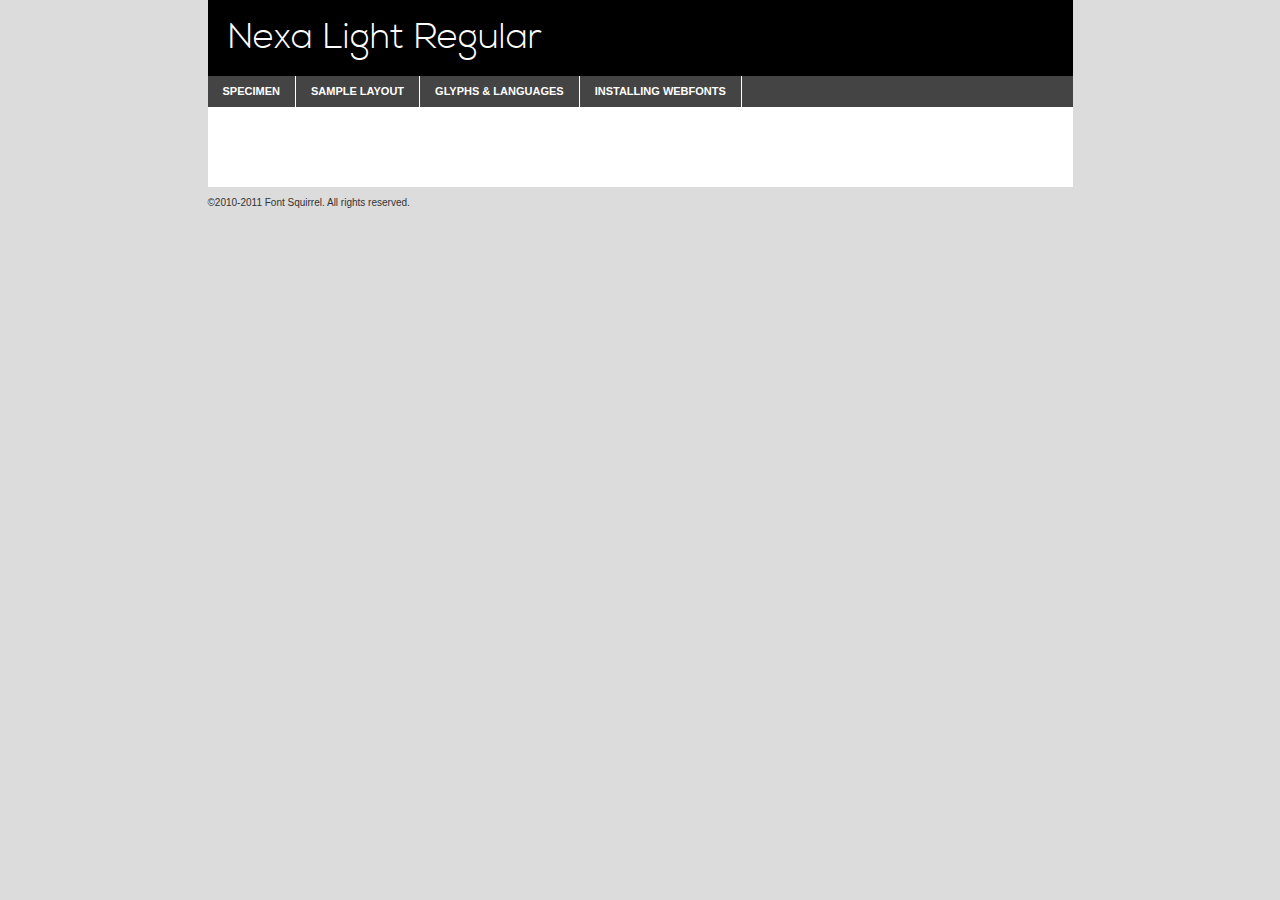
<file: fonts/Nexa/nexa_light-demo.html>
<!DOCTYPE html PUBLIC "-//W3C//DTD XHTML 1.0 Transitional//EN"
	"http://www.w3.org/TR/xhtml1/DTD/xhtml1-transitional.dtd">

<html xmlns="http://www.w3.org/1999/xhtml" xml:lang="en" lang="en">
<head>
	<meta http-equiv="Content-Type" content="text/html; charset=utf-8" />
	<script src="http://ajax.googleapis.com/ajax/libs/jquery/1.7.2/jquery.min.js" type="text/javascript" charset="utf-8"></script>
	<script src="specimen_files/easytabs.js" type="text/javascript" charset="utf-8"></script>
	<link rel="stylesheet" href="specimen_files/specimen_stylesheet.css" type="text/css" charset="utf-8" />
	<link rel="stylesheet" href="stylesheet.css" type="text/css" charset="utf-8" />

	<style type="text/css">
					body{
				font-family: 'nexa_lightregular';
							}
		</style>

	<title>Nexa Light Regular Specimen</title>
	
	
	<script type="text/javascript" charset="utf-8">
		$(document).ready(function() {
			$('#container').easyTabs({defaultContent:1});
		});
	</script>
</head>

<body>
<div id="container">
	<div id="header">
		Nexa Light Regular	</div>
	<ul class="tabs">
		<li><a href="#specimen">Specimen</a></li>
		<li><a href="#layout">Sample Layout</a></li>
				<li><a href="#glyphs">Glyphs &amp; Languages</a></li>
		<li><a href="#installing">Installing Webfonts</a></li>
		
	</ul>
	
	<div id="main_content">

		
			<div id="specimen">
		
				<div class="section">
					<div class="grid12 firstcol">
						<div class="huge">AaBb</div>
					</div>
				</div>
		
				<div class="section">
					<div class="glyph_range">A&#x200B;B&#x200b;C&#x200b;D&#x200b;E&#x200b;F&#x200b;G&#x200b;H&#x200b;I&#x200b;J&#x200b;K&#x200b;L&#x200b;M&#x200b;N&#x200b;O&#x200b;P&#x200b;Q&#x200b;R&#x200b;S&#x200b;T&#x200b;U&#x200b;V&#x200b;W&#x200b;X&#x200b;Y&#x200b;Z&#x200b;a&#x200b;b&#x200b;c&#x200b;d&#x200b;e&#x200b;f&#x200b;g&#x200b;h&#x200b;i&#x200b;j&#x200b;k&#x200b;l&#x200b;m&#x200b;n&#x200b;o&#x200b;p&#x200b;q&#x200b;r&#x200b;s&#x200b;t&#x200b;u&#x200b;v&#x200b;w&#x200b;x&#x200b;y&#x200b;z&#x200b;1&#x200b;2&#x200b;3&#x200b;4&#x200b;5&#x200b;6&#x200b;7&#x200b;8&#x200b;9&#x200b;0&#x200b;&amp;&#x200b;.&#x200b;,&#x200b;?&#x200b;!&#x200b;&#64;&#x200b;(&#x200b;)&#x200b;#&#x200b;$&#x200b;%&#x200b;*&#x200b;+&#x200b;-&#x200b;=&#x200b;:&#x200b;;</div>
				</div>
				<div class="section">
					<div class="grid12 firstcol">
						<table class="sample_table">
							<tr><td>10</td><td class="size10">abcdefghijklmnopqrstuvwxyzABCDEFGHIJKLMNOPQRSTUVWXYZ0123456789abcdefghijklmnopqrstuvwxyzABCDEFGHIJKLMNOPQRSTUVWXYZ0123456789abcdefghijklmnopqrstuvwxyzABCDEFGHIJKLMNOPQRSTUVWXYZ</td></tr>
							<tr><td>11</td><td class="size11">abcdefghijklmnopqrstuvwxyzABCDEFGHIJKLMNOPQRSTUVWXYZ0123456789abcdefghijklmnopqrstuvwxyzABCDEFGHIJKLMNOPQRSTUVWXYZ0123456789abcdefghijklmnopqrstuvwxyzABCDEFGHIJKLMNOPQRSTUVWXYZ</td></tr>
							<tr><td>12</td><td class="size12">abcdefghijklmnopqrstuvwxyzABCDEFGHIJKLMNOPQRSTUVWXYZ0123456789abcdefghijklmnopqrstuvwxyzABCDEFGHIJKLMNOPQRSTUVWXYZ0123456789abcdefghijklmnopqrstuvwxyzABCDEFGHIJKLMNOPQRSTUVWXYZ</td></tr>
							<tr><td>13</td><td class="size13">abcdefghijklmnopqrstuvwxyzABCDEFGHIJKLMNOPQRSTUVWXYZ0123456789abcdefghijklmnopqrstuvwxyzABCDEFGHIJKLMNOPQRSTUVWXYZ0123456789abcdefghijklmnopqrstuvwxyzABCDEFGHIJKLMNOPQRSTUVWXYZ</td></tr>
							<tr><td>14</td><td class="size14">abcdefghijklmnopqrstuvwxyzABCDEFGHIJKLMNOPQRSTUVWXYZ0123456789abcdefghijklmnopqrstuvwxyzABCDEFGHIJKLMNOPQRSTUVWXYZ0123456789abcdefghijklmnopqrstuvwxyzABCDEFGHIJKLMNOPQRSTUVWXYZ</td></tr>
							<tr><td>16</td><td class="size16">abcdefghijklmnopqrstuvwxyzABCDEFGHIJKLMNOPQRSTUVWXYZ0123456789abcdefghijklmnopqrstuvwxyzABCDEFGHIJKLMNOPQRSTUVWXYZ</td></tr>
							<tr><td>18</td><td class="size18">abcdefghijklmnopqrstuvwxyzABCDEFGHIJKLMNOPQRSTUVWXYZ0123456789abcdefghijklmnopqrstuvwxyzABCDEFGHIJKLMNOPQRSTUVWXYZ</td></tr>
							<tr><td>20</td><td class="size20">abcdefghijklmnopqrstuvwxyzABCDEFGHIJKLMNOPQRSTUVWXYZ0123456789abcdefghijklmnopqrstuvwxyzABCDEFGHIJKLMNOPQRSTUVWXYZ</td></tr>
							<tr><td>24</td><td class="size24">abcdefghijklmnopqrstuvwxyzABCDEFGHIJKLMNOPQRSTUVWXYZ0123456789abcdefghijklmnopqrstuvwxyzABCDEFGHIJKLMNOPQRSTUVWXYZ</td></tr>
							<tr><td>30</td><td class="size30">abcdefghijklmnopqrstuvwxyzABCDEFGHIJKLMNOPQRSTUVWXYZ0123456789abcdefghijklmnopqrstuvwxyzABCDEFGHIJKLMNOPQRSTUVWXYZ</td></tr>
							<tr><td>36</td><td class="size36">abcdefghijklmnopqrstuvwxyzABCDEFGHIJKLMNOPQRSTUVWXYZ0123456789abcdefghijklmnopqrstuvwxyzABCDEFGHIJKLMNOPQRSTUVWXYZ</td></tr>
							<tr><td>48</td><td class="size48">abcdefghijklmnopqrstuvwxyzABCDEFGHIJKLMNOPQRSTUVWXYZ0123456789abcdefghijklmnopqrstuvwxyzABCDEFGHIJKLMNOPQRSTUVWXYZ</td></tr>
							<tr><td>60</td><td class="size60">abcdefghijklmnopqrstuvwxyzABCDEFGHIJKLMNOPQRSTUVWXYZ0123456789abcdefghijklmnopqrstuvwxyzABCDEFGHIJKLMNOPQRSTUVWXYZ</td></tr>
							<tr><td>72</td><td class="size72">abcdefghijklmnopqrstuvwxyzABCDEFGHIJKLMNOPQRSTUVWXYZ0123456789abcdefghijklmnopqrstuvwxyzABCDEFGHIJKLMNOPQRSTUVWXYZ</td></tr>
							<tr><td>90</td><td class="size90">abcdefghijklmnopqrstuvwxyzABCDEFGHIJKLMNOPQRSTUVWXYZ0123456789abcdefghijklmnopqrstuvwxyzABCDEFGHIJKLMNOPQRSTUVWXYZ</td></tr>
						</table>
				
					</div>
			
				</div>
		
		
		
								<div class="section" id="bodycomparison">


										<div id="xheight">
				<div class="fontbody">&#xE000;&#xE000;&#xE000;&#xE000;&#xE000;&#xE000;&#xE000;&#xE000;&#xE000;&#xE000;&#xE000;&#xE000;&#xE000;&#xE000;&#xE000;&#xE000;&#xE000;&#xE000;&#xE000;&#xE000;&#xE000;&#xE000;&#xE000;&#xE000;&#xE000;&#xE000;&#xE000;&#xE000;&#xE000;&#xE000;&#xE000;&#xE000;&#xE000;&#xE000;&#xE000;&#xE000;&#xE000;&#xE000;&#xE000;&#xE000;&#xE000;&#xE000;&#xE000;&#xE000;&#xE000;&#xE000;&#xE000;&#xE000;&#xE000;&#xE000;&#xE000;&#xE000;&#xE000;&#xE000;&#xE000;&#xE000;&#xE000;&#xE000;&#xE000;&#xE000;&#xE000;&#xE000;&#xE000;&#xE000;&#xE000;&#xE000;&#xE000;&#xE000;&#xE000;&#xE000;&#xE000;&#xE000;&#xE000;&#xE000;&#xE000;&#xE000;&#xE000;&#xE000;&#xE000;&#xE000;&#xE000;&#xE000;&#xE000;&#xE000;&#xE000;&#xE000;&#xE000;&#xE000;&#xE000;&#xE000;&#xE000;&#xE000;&#xE000;&#xE000;&#xE000;&#xE000;&#xE000;&#xE000;&#xE000;body</div><div class="arialbody">body</div><div class="verdanabody">body</div><div class="georgiabody">body</div></div>
										<div class="fontbody" style="z-index:1">
											body<span>Nexa Light Regular</span>
										</div>
										<div class="arialbody" style="z-index:1">
											body<span>Arial</span>
										</div>
										<div class="verdanabody" style="z-index:1">
											body<span>Verdana</span>
										</div>
										<div class="georgiabody" style="z-index:1">
											body<span>Georgia</span>
										</div>



								</div>
		
		
				<div class="section psample psample_row1" id="">
					
					<div class="grid2 firstcol">
						<p class="size10"><span>10.</span>Aenean lacinia bibendum nulla sed consectetur. Fusce dapibus, tellus ac cursus commodo, tortor mauris condimentum nibh, ut fermentum massa justo sit amet risus. Nullam id dolor id nibh ultricies vehicula ut id elit. Cum sociis natoque penatibus et magnis dis parturient montes, nascetur ridiculus mus. Nulla vitae elit libero, a pharetra augue.</p>
			
					</div>
					<div class="grid3">
						<p class="size11"><span>11.</span>Aenean lacinia bibendum nulla sed consectetur. Fusce dapibus, tellus ac cursus commodo, tortor mauris condimentum nibh, ut fermentum massa justo sit amet risus. Nullam id dolor id nibh ultricies vehicula ut id elit. Cum sociis natoque penatibus et magnis dis parturient montes, nascetur ridiculus mus. Nulla vitae elit libero, a pharetra augue.</p>
			
					</div>
					<div class="grid3">
						<p class="size12"><span>12.</span>Aenean lacinia bibendum nulla sed consectetur. Fusce dapibus, tellus ac cursus commodo, tortor mauris condimentum nibh, ut fermentum massa justo sit amet risus. Nullam id dolor id nibh ultricies vehicula ut id elit. Cum sociis natoque penatibus et magnis dis parturient montes, nascetur ridiculus mus. Nulla vitae elit libero, a pharetra augue.</p>
			
					</div>
					<div class="grid4">
						<p class="size13"><span>13.</span>Aenean lacinia bibendum nulla sed consectetur. Fusce dapibus, tellus ac cursus commodo, tortor mauris condimentum nibh, ut fermentum massa justo sit amet risus. Nullam id dolor id nibh ultricies vehicula ut id elit. Cum sociis natoque penatibus et magnis dis parturient montes, nascetur ridiculus mus. Nulla vitae elit libero, a pharetra augue.</p>
			
					</div>
					<div class="white_blend"></div>
					
				</div>
				<div class="section psample psample_row2" id="">
					<div class="grid3 firstcol">
						<p class="size14"><span>14.</span>Aenean lacinia bibendum nulla sed consectetur. Fusce dapibus, tellus ac cursus commodo, tortor mauris condimentum nibh, ut fermentum massa justo sit amet risus. Nullam id dolor id nibh ultricies vehicula ut id elit. Cum sociis natoque penatibus et magnis dis parturient montes, nascetur ridiculus mus. Nulla vitae elit libero, a pharetra augue.</p>
			
					</div>
					<div class="grid4">
						<p class="size16"><span>16.</span>Aenean lacinia bibendum nulla sed consectetur. Fusce dapibus, tellus ac cursus commodo, tortor mauris condimentum nibh, ut fermentum massa justo sit amet risus. Nullam id dolor id nibh ultricies vehicula ut id elit. Cum sociis natoque penatibus et magnis dis parturient montes, nascetur ridiculus mus. Nulla vitae elit libero, a pharetra augue.</p>
			
					</div>
					<div class="grid5">
						<p class="size18"><span>18.</span>Aenean lacinia bibendum nulla sed consectetur. Fusce dapibus, tellus ac cursus commodo, tortor mauris condimentum nibh, ut fermentum massa justo sit amet risus. Nullam id dolor id nibh ultricies vehicula ut id elit. Cum sociis natoque penatibus et magnis dis parturient montes, nascetur ridiculus mus. Nulla vitae elit libero, a pharetra augue.</p>
			
					</div>

					<div class="white_blend"></div>

				</div>
				
				<div class="section psample psample_row3" id="">
					<div class="grid5 firstcol">
						<p class="size20"><span>20.</span>Aenean lacinia bibendum nulla sed consectetur. Fusce dapibus, tellus ac cursus commodo, tortor mauris condimentum nibh, ut fermentum massa justo sit amet risus. Nullam id dolor id nibh ultricies vehicula ut id elit. Cum sociis natoque penatibus et magnis dis parturient montes, nascetur ridiculus mus. Nulla vitae elit libero, a pharetra augue.</p>
					</div>
					<div class="grid7">
						<p class="size24"><span>24.</span>Aenean lacinia bibendum nulla sed consectetur. Fusce dapibus, tellus ac cursus commodo, tortor mauris condimentum nibh, ut fermentum massa justo sit amet risus. Nullam id dolor id nibh ultricies vehicula ut id elit. Cum sociis natoque penatibus et magnis dis parturient montes, nascetur ridiculus mus. Nulla vitae elit libero, a pharetra augue.</p>
					</div>
					
					<div class="white_blend"></div>
					
				</div>
				
				<div class="section psample psample_row4" id="">
					<div class="grid12 firstcol">
						<p class="size30"><span>30.</span>Aenean lacinia bibendum nulla sed consectetur. Fusce dapibus, tellus ac cursus commodo, tortor mauris condimentum nibh, ut fermentum massa justo sit amet risus. Nullam id dolor id nibh ultricies vehicula ut id elit. Cum sociis natoque penatibus et magnis dis parturient montes, nascetur ridiculus mus. Nulla vitae elit libero, a pharetra augue.</p>
					</div>
					<div class="white_blend"></div>
					
				</div>
				
				
				
				<div class="section psample psample_row1 fullreverse">
					<div class="grid2 firstcol">
						<p class="size10"><span>10.</span>Aenean lacinia bibendum nulla sed consectetur. Fusce dapibus, tellus ac cursus commodo, tortor mauris condimentum nibh, ut fermentum massa justo sit amet risus. Nullam id dolor id nibh ultricies vehicula ut id elit. Cum sociis natoque penatibus et magnis dis parturient montes, nascetur ridiculus mus. Nulla vitae elit libero, a pharetra augue.</p>
			
					</div>
					<div class="grid3">
						<p class="size11"><span>11.</span>Aenean lacinia bibendum nulla sed consectetur. Fusce dapibus, tellus ac cursus commodo, tortor mauris condimentum nibh, ut fermentum massa justo sit amet risus. Nullam id dolor id nibh ultricies vehicula ut id elit. Cum sociis natoque penatibus et magnis dis parturient montes, nascetur ridiculus mus. Nulla vitae elit libero, a pharetra augue.</p>
			
					</div>
					<div class="grid3">
						<p class="size12"><span>12.</span>Aenean lacinia bibendum nulla sed consectetur. Fusce dapibus, tellus ac cursus commodo, tortor mauris condimentum nibh, ut fermentum massa justo sit amet risus. Nullam id dolor id nibh ultricies vehicula ut id elit. Cum sociis natoque penatibus et magnis dis parturient montes, nascetur ridiculus mus. Nulla vitae elit libero, a pharetra augue.</p>
			
					</div>
					<div class="grid4">
						<p class="size13"><span>13.</span>Aenean lacinia bibendum nulla sed consectetur. Fusce dapibus, tellus ac cursus commodo, tortor mauris condimentum nibh, ut fermentum massa justo sit amet risus. Nullam id dolor id nibh ultricies vehicula ut id elit. Cum sociis natoque penatibus et magnis dis parturient montes, nascetur ridiculus mus. Nulla vitae elit libero, a pharetra augue.</p>
			
					</div>
					<div class="black_blend"></div>
					
				</div>
				
				<div class="section psample psample_row2 fullreverse">
					<div class="grid3 firstcol">
						<p class="size14"><span>14.</span>Aenean lacinia bibendum nulla sed consectetur. Fusce dapibus, tellus ac cursus commodo, tortor mauris condimentum nibh, ut fermentum massa justo sit amet risus. Nullam id dolor id nibh ultricies vehicula ut id elit. Cum sociis natoque penatibus et magnis dis parturient montes, nascetur ridiculus mus. Nulla vitae elit libero, a pharetra augue.</p>
			
					</div>
					<div class="grid4">
						<p class="size16"><span>16.</span>Aenean lacinia bibendum nulla sed consectetur. Fusce dapibus, tellus ac cursus commodo, tortor mauris condimentum nibh, ut fermentum massa justo sit amet risus. Nullam id dolor id nibh ultricies vehicula ut id elit. Cum sociis natoque penatibus et magnis dis parturient montes, nascetur ridiculus mus. Nulla vitae elit libero, a pharetra augue.</p>
			
					</div>
					<div class="grid5">
						<p class="size18"><span>18.</span>Aenean lacinia bibendum nulla sed consectetur. Fusce dapibus, tellus ac cursus commodo, tortor mauris condimentum nibh, ut fermentum massa justo sit amet risus. Nullam id dolor id nibh ultricies vehicula ut id elit. Cum sociis natoque penatibus et magnis dis parturient montes, nascetur ridiculus mus. Nulla vitae elit libero, a pharetra augue.</p>
			
					</div>
					<div class="black_blend"></div>

				</div>
				
				<div class="section psample fullreverse psample_row3" id="">
					<div class="grid5 firstcol">
						<p class="size20"><span>20.</span>Aenean lacinia bibendum nulla sed consectetur. Fusce dapibus, tellus ac cursus commodo, tortor mauris condimentum nibh, ut fermentum massa justo sit amet risus. Nullam id dolor id nibh ultricies vehicula ut id elit. Cum sociis natoque penatibus et magnis dis parturient montes, nascetur ridiculus mus. Nulla vitae elit libero, a pharetra augue.</p>
					</div>
					<div class="grid7">
						<p class="size24"><span>24.</span>Aenean lacinia bibendum nulla sed consectetur. Fusce dapibus, tellus ac cursus commodo, tortor mauris condimentum nibh, ut fermentum massa justo sit amet risus. Nullam id dolor id nibh ultricies vehicula ut id elit. Cum sociis natoque penatibus et magnis dis parturient montes, nascetur ridiculus mus. Nulla vitae elit libero, a pharetra augue.</p>
					</div>
					
					<div class="black_blend"></div>
					
				</div>
				
				<div class="section psample fullreverse psample_row4" id="" style="border-bottom: 20px #000 solid;">
					<div class="grid12 firstcol">
						<p class="size30"><span>30.</span>Aenean lacinia bibendum nulla sed consectetur. Fusce dapibus, tellus ac cursus commodo, tortor mauris condimentum nibh, ut fermentum massa justo sit amet risus. Nullam id dolor id nibh ultricies vehicula ut id elit. Cum sociis natoque penatibus et magnis dis parturient montes, nascetur ridiculus mus. Nulla vitae elit libero, a pharetra augue.</p>
					</div>
					<div class="black_blend"></div>
					
				</div>
				
				
				
				
			</div>
			
			<div id="layout">
				
				<div class="section">
					
					<div class="grid12 firstcol">
						<h1>Lorem Ipsum Dolor</h1>
						<h2>Etiam porta sem malesuada magna mollis euismod</h2>
						
						<p class="byline">By <a href="#link">Aenean Lacinia</a></p>
					</div>
				</div>
				<div class="section">
					<div class="grid8 firstcol">
						<p class="large">Donec sed odio dui. Morbi leo risus, porta ac consectetur ac, vestibulum at eros. Fusce dapibus, tellus ac cursus commodo, tortor mauris condimentum nibh, ut fermentum massa justo sit amet risus. </p>

						
						<h3>Pellentesque ornare sem</h3>

						<p>Maecenas sed diam eget risus varius blandit sit amet non magna. Maecenas faucibus mollis interdum. Donec ullamcorper nulla non metus auctor fringilla. Nullam id dolor id nibh ultricies vehicula ut id elit. Nullam id dolor id nibh ultricies vehicula ut id elit. </p>

						<p>Aenean eu leo quam. Pellentesque ornare sem lacinia quam venenatis vestibulum. Lorem ipsum dolor sit amet, consectetur adipiscing elit. Cum sociis natoque penatibus et magnis dis parturient montes, nascetur ridiculus mus. </p>

						<p>Nulla vitae elit libero, a pharetra augue. Praesent commodo cursus magna, vel scelerisque nisl consectetur et. Aenean lacinia bibendum nulla sed consectetur. </p>

						<p>Nullam quis risus eget urna mollis ornare vel eu leo. Nullam quis risus eget urna mollis ornare vel eu leo. Maecenas sed diam eget risus varius blandit sit amet non magna. Donec ullamcorper nulla non metus auctor fringilla. </p>

						<h3>Cras mattis consectetur</h3>

						<p>Aenean eu leo quam. Pellentesque ornare sem lacinia quam venenatis vestibulum. Aenean lacinia bibendum nulla sed consectetur. Integer posuere erat a ante venenatis dapibus posuere velit aliquet. Cras mattis consectetur purus sit amet fermentum. </p>

						<p>Nullam id dolor id nibh ultricies vehicula ut id elit. Nullam quis risus eget urna mollis ornare vel eu leo. Cras mattis consectetur purus sit amet fermentum.</p>
					</div>
					
					<div class="grid4 sidebar">
						
						<div class="box reverse">
							<p class="last">Nullam quis risus eget urna mollis ornare vel eu leo. Donec ullamcorper nulla non metus auctor fringilla. Cras mattis consectetur purus sit amet fermentum. Sed posuere consectetur est at lobortis. Lorem ipsum dolor sit amet, consectetur adipiscing elit. </p>
						</div>
						
						<p class="caption">Maecenas sed diam eget risus varius.</p>

						<p>Vestibulum id ligula porta felis euismod semper. Integer posuere erat a ante venenatis dapibus posuere velit aliquet. Vestibulum id ligula porta felis euismod semper. Sed posuere consectetur est at lobortis. Maecenas sed diam eget risus varius blandit sit amet non magna. Fusce dapibus, tellus ac cursus commodo, tortor mauris condimentum nibh, ut fermentum massa justo sit amet risus. </p>

					

						<p>Duis mollis, est non commodo luctus, nisi erat porttitor ligula, eget lacinia odio sem nec elit. Aenean lacinia bibendum nulla sed consectetur. Vivamus sagittis lacus vel augue laoreet rutrum faucibus dolor auctor. Aenean lacinia bibendum nulla sed consectetur. Nullam quis risus eget urna mollis ornare vel eu leo. </p>

						<p>Praesent commodo cursus magna, vel scelerisque nisl consectetur et. Donec ullamcorper nulla non metus auctor fringilla. Maecenas faucibus mollis interdum. Fusce dapibus, tellus ac cursus commodo, tortor mauris condimentum nibh, ut fermentum massa justo sit amet risus. </p>

					</div>
				</div>
				
			</div>


			



		<div id="glyphs">
			<div class="section">
				<div class="grid12 firstcol">
			
				<h1>Language Support</h1>
				<p>The subset of Nexa Light Regular in this kit supports the following languages:<br />
			
					Albanian, Danish, Dutch, English, Faroese, French, German, Icelandic, Italian, Malagasy, Norwegian, Portuguese, Spanish, Swedish				</p>
				<h1>Glyph Chart</h1>
				<p>The subset of Nexa Light Regular in this kit includes all the glyphs listed below. Unicode entities are included above each glyph to help you insert individual characters into your layout.</p>
				<div id="glyph_chart">
			
																														 <div><p>&amp;#13;</p>&#13;</div>
																				 <div><p>&amp;#32;</p>&#32;</div>
																				 <div><p>&amp;#33;</p>&#33;</div>
																				 <div><p>&amp;#34;</p>&#34;</div>
																				 <div><p>&amp;#35;</p>&#35;</div>
																				 <div><p>&amp;#36;</p>&#36;</div>
																				 <div><p>&amp;#37;</p>&#37;</div>
																				 <div><p>&amp;#38;</p>&#38;</div>
																				 <div><p>&amp;#39;</p>&#39;</div>
																				 <div><p>&amp;#40;</p>&#40;</div>
																				 <div><p>&amp;#41;</p>&#41;</div>
																				 <div><p>&amp;#42;</p>&#42;</div>
																				 <div><p>&amp;#43;</p>&#43;</div>
																				 <div><p>&amp;#44;</p>&#44;</div>
																				 <div><p>&amp;#45;</p>&#45;</div>
																				 <div><p>&amp;#46;</p>&#46;</div>
																				 <div><p>&amp;#47;</p>&#47;</div>
																				 <div><p>&amp;#48;</p>&#48;</div>
																				 <div><p>&amp;#49;</p>&#49;</div>
																				 <div><p>&amp;#50;</p>&#50;</div>
																				 <div><p>&amp;#51;</p>&#51;</div>
																				 <div><p>&amp;#52;</p>&#52;</div>
																				 <div><p>&amp;#53;</p>&#53;</div>
																				 <div><p>&amp;#54;</p>&#54;</div>
																				 <div><p>&amp;#55;</p>&#55;</div>
																				 <div><p>&amp;#56;</p>&#56;</div>
																				 <div><p>&amp;#57;</p>&#57;</div>
																				 <div><p>&amp;#58;</p>&#58;</div>
																				 <div><p>&amp;#59;</p>&#59;</div>
																				 <div><p>&amp;#60;</p>&#60;</div>
																				 <div><p>&amp;#61;</p>&#61;</div>
																				 <div><p>&amp;#62;</p>&#62;</div>
																				 <div><p>&amp;#63;</p>&#63;</div>
																				 <div><p>&amp;#64;</p>&#64;</div>
																				 <div><p>&amp;#65;</p>&#65;</div>
																				 <div><p>&amp;#66;</p>&#66;</div>
																				 <div><p>&amp;#67;</p>&#67;</div>
																				 <div><p>&amp;#68;</p>&#68;</div>
																				 <div><p>&amp;#69;</p>&#69;</div>
																				 <div><p>&amp;#70;</p>&#70;</div>
																				 <div><p>&amp;#71;</p>&#71;</div>
																				 <div><p>&amp;#72;</p>&#72;</div>
																				 <div><p>&amp;#73;</p>&#73;</div>
																				 <div><p>&amp;#74;</p>&#74;</div>
																				 <div><p>&amp;#75;</p>&#75;</div>
																				 <div><p>&amp;#76;</p>&#76;</div>
																				 <div><p>&amp;#77;</p>&#77;</div>
																				 <div><p>&amp;#78;</p>&#78;</div>
																				 <div><p>&amp;#79;</p>&#79;</div>
																				 <div><p>&amp;#80;</p>&#80;</div>
																				 <div><p>&amp;#81;</p>&#81;</div>
																				 <div><p>&amp;#82;</p>&#82;</div>
																				 <div><p>&amp;#83;</p>&#83;</div>
																				 <div><p>&amp;#84;</p>&#84;</div>
																				 <div><p>&amp;#85;</p>&#85;</div>
																				 <div><p>&amp;#86;</p>&#86;</div>
																				 <div><p>&amp;#87;</p>&#87;</div>
																				 <div><p>&amp;#88;</p>&#88;</div>
																				 <div><p>&amp;#89;</p>&#89;</div>
																				 <div><p>&amp;#90;</p>&#90;</div>
																				 <div><p>&amp;#91;</p>&#91;</div>
																				 <div><p>&amp;#92;</p>&#92;</div>
																				 <div><p>&amp;#93;</p>&#93;</div>
																				 <div><p>&amp;#94;</p>&#94;</div>
																				 <div><p>&amp;#95;</p>&#95;</div>
																				 <div><p>&amp;#96;</p>&#96;</div>
																				 <div><p>&amp;#97;</p>&#97;</div>
																				 <div><p>&amp;#98;</p>&#98;</div>
																				 <div><p>&amp;#99;</p>&#99;</div>
																				 <div><p>&amp;#100;</p>&#100;</div>
																				 <div><p>&amp;#101;</p>&#101;</div>
																				 <div><p>&amp;#102;</p>&#102;</div>
																				 <div><p>&amp;#103;</p>&#103;</div>
																				 <div><p>&amp;#104;</p>&#104;</div>
																				 <div><p>&amp;#105;</p>&#105;</div>
																				 <div><p>&amp;#106;</p>&#106;</div>
																				 <div><p>&amp;#107;</p>&#107;</div>
																				 <div><p>&amp;#108;</p>&#108;</div>
																				 <div><p>&amp;#109;</p>&#109;</div>
																				 <div><p>&amp;#110;</p>&#110;</div>
																				 <div><p>&amp;#111;</p>&#111;</div>
																				 <div><p>&amp;#112;</p>&#112;</div>
																				 <div><p>&amp;#113;</p>&#113;</div>
																				 <div><p>&amp;#114;</p>&#114;</div>
																				 <div><p>&amp;#115;</p>&#115;</div>
																				 <div><p>&amp;#116;</p>&#116;</div>
																				 <div><p>&amp;#117;</p>&#117;</div>
																				 <div><p>&amp;#118;</p>&#118;</div>
																				 <div><p>&amp;#119;</p>&#119;</div>
																				 <div><p>&amp;#120;</p>&#120;</div>
																				 <div><p>&amp;#121;</p>&#121;</div>
																				 <div><p>&amp;#122;</p>&#122;</div>
																				 <div><p>&amp;#123;</p>&#123;</div>
																				 <div><p>&amp;#124;</p>&#124;</div>
																				 <div><p>&amp;#125;</p>&#125;</div>
																				 <div><p>&amp;#126;</p>&#126;</div>
																				 <div><p>&amp;#160;</p>&#160;</div>
																				 <div><p>&amp;#161;</p>&#161;</div>
																				 <div><p>&amp;#162;</p>&#162;</div>
																				 <div><p>&amp;#163;</p>&#163;</div>
																				 <div><p>&amp;#164;</p>&#164;</div>
																				 <div><p>&amp;#165;</p>&#165;</div>
																				 <div><p>&amp;#166;</p>&#166;</div>
																				 <div><p>&amp;#167;</p>&#167;</div>
																				 <div><p>&amp;#168;</p>&#168;</div>
																				 <div><p>&amp;#169;</p>&#169;</div>
																				 <div><p>&amp;#170;</p>&#170;</div>
																				 <div><p>&amp;#171;</p>&#171;</div>
																				 <div><p>&amp;#172;</p>&#172;</div>
																				 <div><p>&amp;#173;</p>&#173;</div>
																				 <div><p>&amp;#174;</p>&#174;</div>
																				 <div><p>&amp;#176;</p>&#176;</div>
																				 <div><p>&amp;#177;</p>&#177;</div>
																				 <div><p>&amp;#178;</p>&#178;</div>
																				 <div><p>&amp;#179;</p>&#179;</div>
																				 <div><p>&amp;#180;</p>&#180;</div>
																				 <div><p>&amp;#182;</p>&#182;</div>
																				 <div><p>&amp;#183;</p>&#183;</div>
																				 <div><p>&amp;#184;</p>&#184;</div>
																				 <div><p>&amp;#185;</p>&#185;</div>
																				 <div><p>&amp;#186;</p>&#186;</div>
																				 <div><p>&amp;#187;</p>&#187;</div>
																				 <div><p>&amp;#188;</p>&#188;</div>
																				 <div><p>&amp;#189;</p>&#189;</div>
																				 <div><p>&amp;#190;</p>&#190;</div>
																				 <div><p>&amp;#191;</p>&#191;</div>
																				 <div><p>&amp;#192;</p>&#192;</div>
																				 <div><p>&amp;#193;</p>&#193;</div>
																				 <div><p>&amp;#194;</p>&#194;</div>
																				 <div><p>&amp;#195;</p>&#195;</div>
																				 <div><p>&amp;#196;</p>&#196;</div>
																				 <div><p>&amp;#197;</p>&#197;</div>
																				 <div><p>&amp;#198;</p>&#198;</div>
																				 <div><p>&amp;#199;</p>&#199;</div>
																				 <div><p>&amp;#200;</p>&#200;</div>
																				 <div><p>&amp;#201;</p>&#201;</div>
																				 <div><p>&amp;#202;</p>&#202;</div>
																				 <div><p>&amp;#203;</p>&#203;</div>
																				 <div><p>&amp;#204;</p>&#204;</div>
																				 <div><p>&amp;#205;</p>&#205;</div>
																				 <div><p>&amp;#206;</p>&#206;</div>
																				 <div><p>&amp;#207;</p>&#207;</div>
																				 <div><p>&amp;#208;</p>&#208;</div>
																				 <div><p>&amp;#209;</p>&#209;</div>
																				 <div><p>&amp;#210;</p>&#210;</div>
																				 <div><p>&amp;#211;</p>&#211;</div>
																				 <div><p>&amp;#212;</p>&#212;</div>
																				 <div><p>&amp;#213;</p>&#213;</div>
																				 <div><p>&amp;#214;</p>&#214;</div>
																				 <div><p>&amp;#215;</p>&#215;</div>
																				 <div><p>&amp;#216;</p>&#216;</div>
																				 <div><p>&amp;#217;</p>&#217;</div>
																				 <div><p>&amp;#218;</p>&#218;</div>
																				 <div><p>&amp;#219;</p>&#219;</div>
																				 <div><p>&amp;#220;</p>&#220;</div>
																				 <div><p>&amp;#221;</p>&#221;</div>
																				 <div><p>&amp;#222;</p>&#222;</div>
																				 <div><p>&amp;#223;</p>&#223;</div>
																				 <div><p>&amp;#224;</p>&#224;</div>
																				 <div><p>&amp;#225;</p>&#225;</div>
																				 <div><p>&amp;#226;</p>&#226;</div>
																				 <div><p>&amp;#227;</p>&#227;</div>
																				 <div><p>&amp;#228;</p>&#228;</div>
																				 <div><p>&amp;#229;</p>&#229;</div>
																				 <div><p>&amp;#230;</p>&#230;</div>
																				 <div><p>&amp;#231;</p>&#231;</div>
																				 <div><p>&amp;#232;</p>&#232;</div>
																				 <div><p>&amp;#233;</p>&#233;</div>
																				 <div><p>&amp;#234;</p>&#234;</div>
																				 <div><p>&amp;#235;</p>&#235;</div>
																				 <div><p>&amp;#236;</p>&#236;</div>
																				 <div><p>&amp;#237;</p>&#237;</div>
																				 <div><p>&amp;#238;</p>&#238;</div>
																				 <div><p>&amp;#239;</p>&#239;</div>
																				 <div><p>&amp;#240;</p>&#240;</div>
																				 <div><p>&amp;#241;</p>&#241;</div>
																				 <div><p>&amp;#242;</p>&#242;</div>
																				 <div><p>&amp;#243;</p>&#243;</div>
																				 <div><p>&amp;#244;</p>&#244;</div>
																				 <div><p>&amp;#245;</p>&#245;</div>
																				 <div><p>&amp;#246;</p>&#246;</div>
																				 <div><p>&amp;#247;</p>&#247;</div>
																				 <div><p>&amp;#248;</p>&#248;</div>
																				 <div><p>&amp;#249;</p>&#249;</div>
																				 <div><p>&amp;#250;</p>&#250;</div>
																				 <div><p>&amp;#251;</p>&#251;</div>
																				 <div><p>&amp;#252;</p>&#252;</div>
																				 <div><p>&amp;#253;</p>&#253;</div>
																				 <div><p>&amp;#254;</p>&#254;</div>
																				 <div><p>&amp;#255;</p>&#255;</div>
																				 <div><p>&amp;#338;</p>&#338;</div>
																				 <div><p>&amp;#339;</p>&#339;</div>
																				 <div><p>&amp;#376;</p>&#376;</div>
																				 <div><p>&amp;#710;</p>&#710;</div>
																				 <div><p>&amp;#732;</p>&#732;</div>
																				 <div><p>&amp;#8192;</p>&#8192;</div>
																				 <div><p>&amp;#8193;</p>&#8193;</div>
																				 <div><p>&amp;#8194;</p>&#8194;</div>
																				 <div><p>&amp;#8195;</p>&#8195;</div>
																				 <div><p>&amp;#8196;</p>&#8196;</div>
																				 <div><p>&amp;#8197;</p>&#8197;</div>
																				 <div><p>&amp;#8198;</p>&#8198;</div>
																				 <div><p>&amp;#8199;</p>&#8199;</div>
																				 <div><p>&amp;#8200;</p>&#8200;</div>
																				 <div><p>&amp;#8201;</p>&#8201;</div>
																				 <div><p>&amp;#8202;</p>&#8202;</div>
																				 <div><p>&amp;#8208;</p>&#8208;</div>
																				 <div><p>&amp;#8209;</p>&#8209;</div>
																				 <div><p>&amp;#8210;</p>&#8210;</div>
																				 <div><p>&amp;#8211;</p>&#8211;</div>
																				 <div><p>&amp;#8212;</p>&#8212;</div>
																				 <div><p>&amp;#8216;</p>&#8216;</div>
																				 <div><p>&amp;#8217;</p>&#8217;</div>
																				 <div><p>&amp;#8218;</p>&#8218;</div>
																				 <div><p>&amp;#8220;</p>&#8220;</div>
																				 <div><p>&amp;#8221;</p>&#8221;</div>
																				 <div><p>&amp;#8222;</p>&#8222;</div>
																				 <div><p>&amp;#8226;</p>&#8226;</div>
																				 <div><p>&amp;#8230;</p>&#8230;</div>
																				 <div><p>&amp;#8239;</p>&#8239;</div>
																				 <div><p>&amp;#8249;</p>&#8249;</div>
																				 <div><p>&amp;#8250;</p>&#8250;</div>
																				 <div><p>&amp;#8287;</p>&#8287;</div>
																				 <div><p>&amp;#8364;</p>&#8364;</div>
																				 <div><p>&amp;#8482;</p>&#8482;</div>
																				 <div><p>&amp;#57344;</p>&#57344;</div>
																				 <div><p>&amp;#64257;</p>&#64257;</div>
																				 <div><p>&amp;#64258;</p>&#64258;</div>
																												</div>	
				</div>
		
		
			</div>
		</div>
		
		
		<div id="specs">
			
		</div>
	
		<div id="installing">
			<div class="section">
				<div class="grid7 firstcol">
					<h1>Installing Webfonts</h1>
					
					<p>Webfonts are supported by all major browser platforms but not all in the same way. There are currently four different font formats that must be included in order to target all browsers. This includes TTF, WOFF, EOT and SVG.</p>
					
					<h2>1. Upload your webfonts</h2>
					<p>You must upload your webfont kit to your website. They should be in or near the same directory as your CSS files.</p>
					
					<h2>2. Include the webfont stylesheet</h2>
					<p>A special CSS @font-face declaration helps the various browsers select the appropriate font it needs without causing you a bunch of headaches. Learn more about this syntax by reading the <a href="http://www.fontspring.com/blog/further-hardening-of-the-bulletproof-syntax">Fontspring blog post</a> about it. The code for it is as follows:</p>


<code>
@font-face{ 
	font-family: 'MyWebFont';
	src: url('WebFont.eot');
	src: url('WebFont.eot?#iefix') format('embedded-opentype'),
	     url('WebFont.woff') format('woff'),
	     url('WebFont.ttf') format('truetype'),
	     url('WebFont.svg#webfont') format('svg');
}
</code>

	<p>We've already gone ahead and generated the code for you. All you have to do is link to the stylesheet in your HTML, like this:</p>
	<code>&lt;link rel=&quot;stylesheet&quot; href=&quot;stylesheet.css&quot; type=&quot;text/css&quot; charset=&quot;utf-8&quot; /&gt;</code>

					<h2>3. Modify your own stylesheet</h2>
					<p>To take advantage of your new fonts, you must tell your stylesheet to use them. Look at the original @font-face declaration above and find the property called "font-family." The name linked there will be what you use to reference the font. Prepend that webfont name to the font stack in the "font-family" property, inside the selector you want to change. For example:</p>
<code>p { font-family: 'WebFont', Arial, sans-serif; }</code>

<h2>4. Test</h2>
<p>Getting webfonts to work cross-browser <em>can</em> be tricky. Use the information in the sidebar to help you if you find that fonts aren't loading in a particular browser.</p>
				</div>
				
				<div class="grid5 sidebar">
					<div class="box">
						<h2>Troubleshooting<br />Font-Face Problems</h2>
						<p>Having trouble getting your webfonts to load in your new website? Here are some tips to sort out what might be the problem.</p>

						<h3>Fonts not showing in any browser</h3>

						<p>This sounds like you need to work on the plumbing. You either did not upload the fonts to the correct directory, or you did not link the fonts properly in the CSS. If you've confirmed that all this is correct and you still have a problem, take a look at your .htaccess file and see if requests are getting intercepted.</p>

						<h3>Fonts not loading in iPhone or iPad</h3>

						<p>The most common problem here is that you are serving the fonts from an IIS server. IIS refuses to serve files that have unknown MIME types. If that is the case, you must set the MIME type for SVG to "image/svg+xml" in the server settings. Follow these instructions from Microsoft if you need help.</p>

						<h3>Fonts not loading in Firefox</h3>

						<p>The primary reason for this failure? You are still using a version Firefox older than 3.5. So upgrade already! If that isn't it, then you are very likely serving fonts from a different domain. Firefox requires that all font assets be served from the same domain. Lastly it is possible that you need to add WOFF to your list of MIME types (if you are serving via IIS.)</p>

						<h3>Fonts not loading in IE</h3>

						<p>Are you looking at Internet Explorer on an actual Windows machine or are you cheating by using a service like Adobe BrowserLab? Many of these screenshot services do not render @font-face for IE. Best to test it on a real machine.</p>

						<h3>Fonts not loading in IE9</h3>

						<p>IE9, like Firefox, requires that fonts be served from the same domain as the website. Make sure that is the case.</p>
					</div>
				</div>
			</div>
			
		</div>
	
	</div>
	<div id="footer">
		<p>&copy;2010-2011 Font Squirrel. All rights reserved.</p>
	</div>
</div>
</body>
</html>
</file>
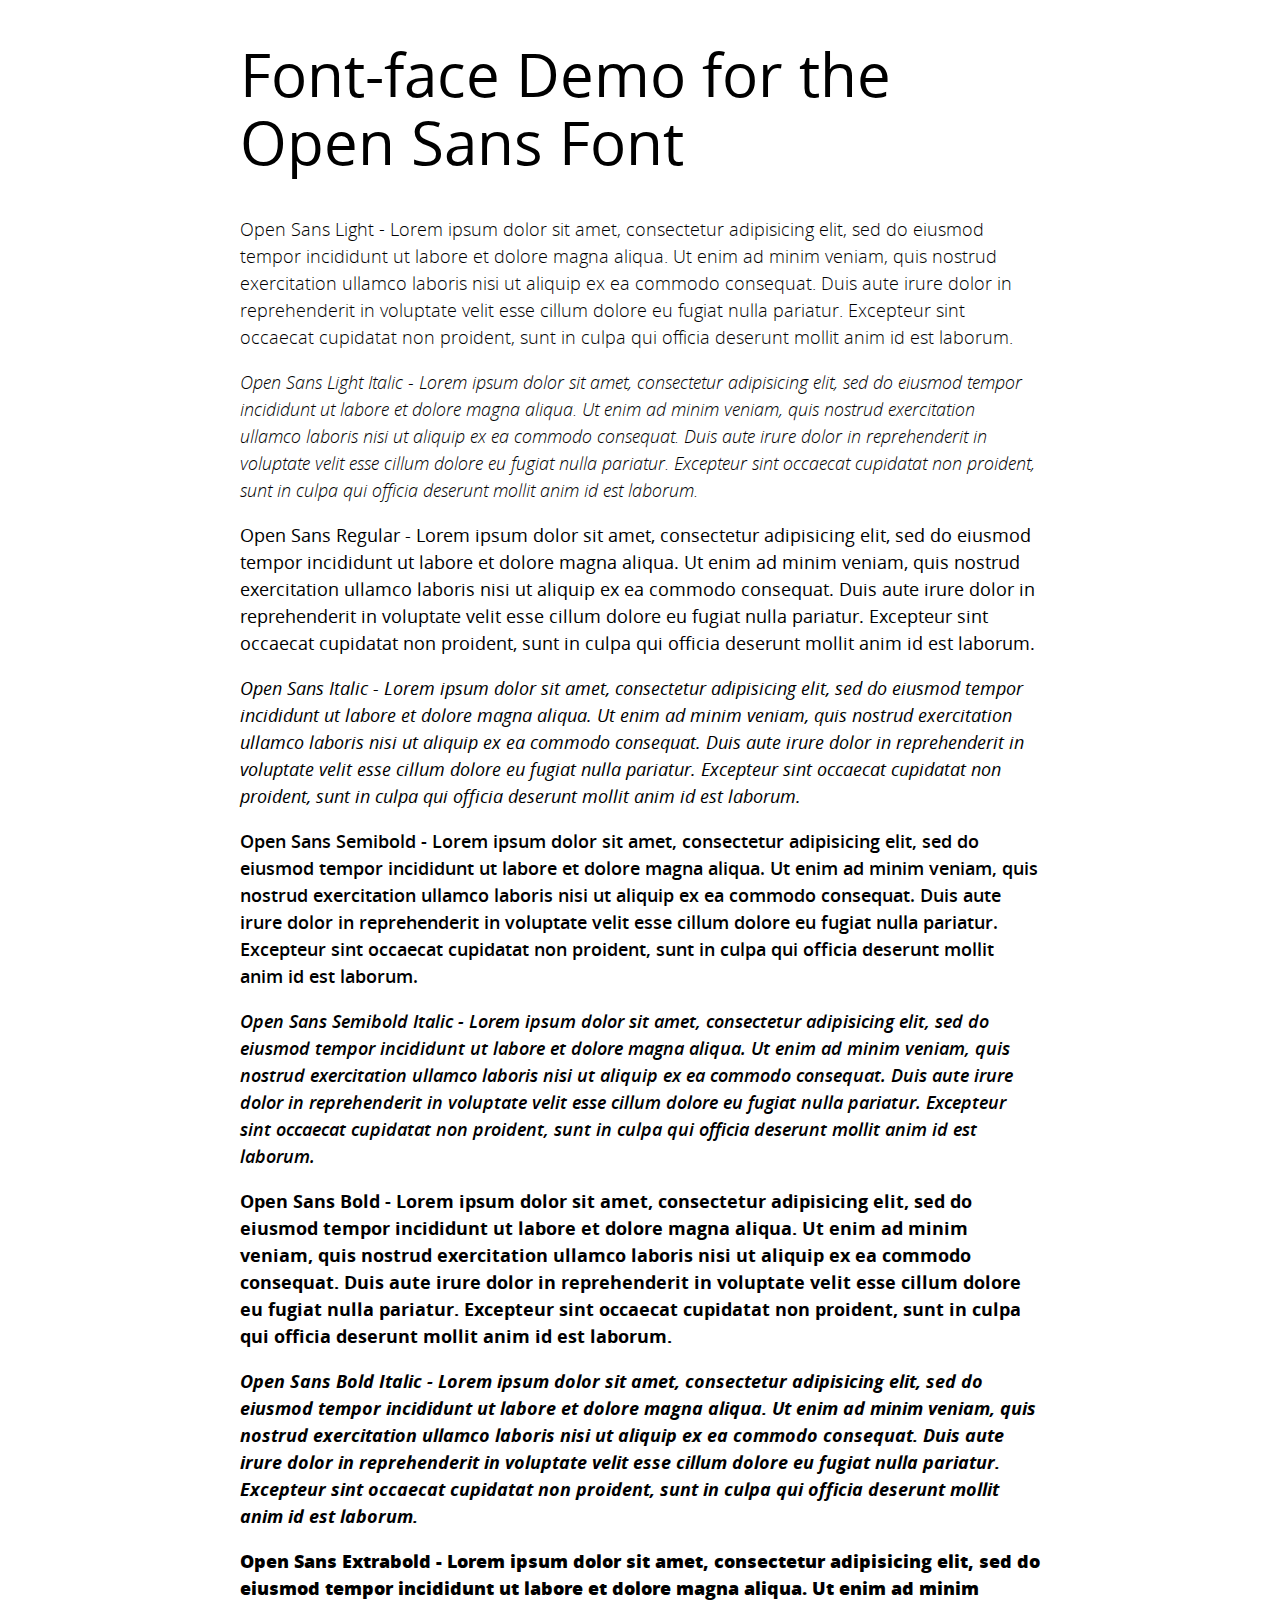
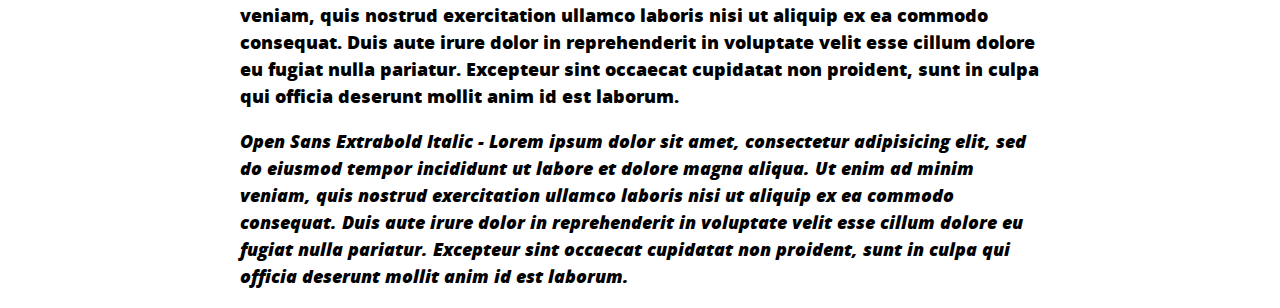
<file: fonts/OpenSans/demo.html>
<!DOCTYPE html PUBLIC "-//W3C//DTD XHTML 1.0 Strict//EN"
	"http://www.w3.org/TR/xhtml1/DTD/xhtml1-strict.dtd">

<html xmlns="http://www.w3.org/1999/xhtml" xml:lang="en" lang="en">
<head>
	<meta http-equiv="Content-Type" content="text/html; charset=utf-8"/>

	<title>Font Face Demo</title>
	<link rel="stylesheet" href="stylesheet.css" type="text/css" charset="utf-8">
	<style type="text/css" media="screen">
		h1.fontface {font: 60px/68px 'OpenSansRegular', Arial, sans-serif;letter-spacing: 0;}

		p.style1 {font: 18px/27px 'OpenSansLight', Arial, sans-serif;}
		p.style2 {font: 18px/27px 'OpenSansLightItalic', Arial, sans-serif;}
		p.style3 {font: 18px/27px 'OpenSansRegular', Arial, sans-serif;}
		p.style4 {font: 18px/27px 'OpenSansItalic', Arial, sans-serif;}
		p.style5 {font: 18px/27px 'OpenSansSemibold', Arial, sans-serif;}
		p.style6 {font: 18px/27px 'OpenSansSemiboldItalic', Arial, sans-serif;}
		p.style7 {font: 18px/27px 'OpenSansBold', Arial, sans-serif;}
		p.style8 {font: 18px/27px 'OpenSansBoldItalic', Arial, sans-serif;}
		p.style9 {font: 18px/27px 'OpenSansExtrabold', Arial, sans-serif;}
		p.style10 {font: 18px/27px 'OpenSansExtraboldItalic', Arial, sans-serif;}
		
		#container {
			width: 800px;
			margin-left: auto;
			margin-right: auto;
		}
	</style>
</head>

<body>
	<div id="container">
		<h1 class="fontface">Font-face Demo for the Open Sans Font</h1>
	
	 

	<p class="style1">Open Sans Light - Lorem ipsum dolor sit amet, consectetur adipisicing elit, sed do eiusmod tempor incididunt ut labore et dolore magna aliqua. Ut enim ad minim veniam, quis nostrud exercitation ullamco laboris nisi ut aliquip ex ea commodo consequat. Duis aute irure dolor in reprehenderit in voluptate velit esse cillum dolore eu fugiat nulla pariatur. Excepteur sint occaecat cupidatat non proident, sunt in culpa qui officia deserunt mollit anim id est laborum.</p>

	 

	<p class="style2">Open Sans Light Italic - Lorem ipsum dolor sit amet, consectetur adipisicing elit, sed do eiusmod tempor incididunt ut labore et dolore magna aliqua. Ut enim ad minim veniam, quis nostrud exercitation ullamco laboris nisi ut aliquip ex ea commodo consequat. Duis aute irure dolor in reprehenderit in voluptate velit esse cillum dolore eu fugiat nulla pariatur. Excepteur sint occaecat cupidatat non proident, sunt in culpa qui officia deserunt mollit anim id est laborum.</p>

	 

	<p class="style3">Open Sans Regular - Lorem ipsum dolor sit amet, consectetur adipisicing elit, sed do eiusmod tempor incididunt ut labore et dolore magna aliqua. Ut enim ad minim veniam, quis nostrud exercitation ullamco laboris nisi ut aliquip ex ea commodo consequat. Duis aute irure dolor in reprehenderit in voluptate velit esse cillum dolore eu fugiat nulla pariatur. Excepteur sint occaecat cupidatat non proident, sunt in culpa qui officia deserunt mollit anim id est laborum.</p>

	 

	<p class="style4">Open Sans Italic - Lorem ipsum dolor sit amet, consectetur adipisicing elit, sed do eiusmod tempor incididunt ut labore et dolore magna aliqua. Ut enim ad minim veniam, quis nostrud exercitation ullamco laboris nisi ut aliquip ex ea commodo consequat. Duis aute irure dolor in reprehenderit in voluptate velit esse cillum dolore eu fugiat nulla pariatur. Excepteur sint occaecat cupidatat non proident, sunt in culpa qui officia deserunt mollit anim id est laborum.</p>

	 

	<p class="style5">Open Sans Semibold - Lorem ipsum dolor sit amet, consectetur adipisicing elit, sed do eiusmod tempor incididunt ut labore et dolore magna aliqua. Ut enim ad minim veniam, quis nostrud exercitation ullamco laboris nisi ut aliquip ex ea commodo consequat. Duis aute irure dolor in reprehenderit in voluptate velit esse cillum dolore eu fugiat nulla pariatur. Excepteur sint occaecat cupidatat non proident, sunt in culpa qui officia deserunt mollit anim id est laborum.</p>

	 

	<p class="style6">Open Sans Semibold Italic - Lorem ipsum dolor sit amet, consectetur adipisicing elit, sed do eiusmod tempor incididunt ut labore et dolore magna aliqua. Ut enim ad minim veniam, quis nostrud exercitation ullamco laboris nisi ut aliquip ex ea commodo consequat. Duis aute irure dolor in reprehenderit in voluptate velit esse cillum dolore eu fugiat nulla pariatur. Excepteur sint occaecat cupidatat non proident, sunt in culpa qui officia deserunt mollit anim id est laborum.</p>

	 

	<p class="style7">Open Sans Bold - Lorem ipsum dolor sit amet, consectetur adipisicing elit, sed do eiusmod tempor incididunt ut labore et dolore magna aliqua. Ut enim ad minim veniam, quis nostrud exercitation ullamco laboris nisi ut aliquip ex ea commodo consequat. Duis aute irure dolor in reprehenderit in voluptate velit esse cillum dolore eu fugiat nulla pariatur. Excepteur sint occaecat cupidatat non proident, sunt in culpa qui officia deserunt mollit anim id est laborum.</p>

	 

	<p class="style8">Open Sans Bold Italic - Lorem ipsum dolor sit amet, consectetur adipisicing elit, sed do eiusmod tempor incididunt ut labore et dolore magna aliqua. Ut enim ad minim veniam, quis nostrud exercitation ullamco laboris nisi ut aliquip ex ea commodo consequat. Duis aute irure dolor in reprehenderit in voluptate velit esse cillum dolore eu fugiat nulla pariatur. Excepteur sint occaecat cupidatat non proident, sunt in culpa qui officia deserunt mollit anim id est laborum.</p>

	 

	<p class="style9">Open Sans Extrabold - Lorem ipsum dolor sit amet, consectetur adipisicing elit, sed do eiusmod tempor incididunt ut labore et dolore magna aliqua. Ut enim ad minim veniam, quis nostrud exercitation ullamco laboris nisi ut aliquip ex ea commodo consequat. Duis aute irure dolor in reprehenderit in voluptate velit esse cillum dolore eu fugiat nulla pariatur. Excepteur sint occaecat cupidatat non proident, sunt in culpa qui officia deserunt mollit anim id est laborum.</p>

	 

	<p class="style10">Open Sans Extrabold Italic - Lorem ipsum dolor sit amet, consectetur adipisicing elit, sed do eiusmod tempor incididunt ut labore et dolore magna aliqua. Ut enim ad minim veniam, quis nostrud exercitation ullamco laboris nisi ut aliquip ex ea commodo consequat. Duis aute irure dolor in reprehenderit in voluptate velit esse cillum dolore eu fugiat nulla pariatur. Excepteur sint occaecat cupidatat non proident, sunt in culpa qui officia deserunt mollit anim id est laborum.</p>

		</div>
</body>
</html>
</file>
<file: fonts/fonts.css>
/*FONTS.CSS*/
/*-------------------------------------------------------------------------------------------------------------------------------*/
/* Author: Designova.*/
/* Website: http://www.designova.net */
/* Copyright: (C) 2013 */
/*-------------------------------------------------------------------------------------------------------------------------------*/
/* CUSTOM FONTS ARE DEFINED HERE VIA CSS3 FONT-FACE TECHNOLOGY*/
/* More info : http://www.littleboxofideas.com/blog/tutorials/how-do-i-implement-font-face */
/*-------------------------------------------------------------------------------------------------------------------------------*/

/*--------------------------------------------------------*/
/* Font: Open Sans Family */
/* Source: Google Web Fonts Library */
/* License Type: GPL */
/*--------------------------------------------------------*/
@font-face{ 
font-family:"OpenSansRegular";
src: url('OpenSans/OpenSans-Regular-webfont.eot'); 
src: 
url('OpenSans/OpenSans-Regular-webfont.woff') format('woff'), 
url('OpenSans/OpenSans-Regular-webfont.eot?#iefix') format('embedded-opentype'), 
url('OpenSans/OpenSans-Regular-webfont.ttf') format('truetype'), 
url('OpenSans/OpenSans-Regular-webfont.svg#webfont') format('svg'); 
}

@font-face{ 
font-family:"OpenSansItalic";
src: url('OpenSans/OpenSans-Italic-webfont.eot'); 
src: 
url('OpenSans/OpenSans-Italic-webfont.eot?#iefix') format('embedded-opentype'), 
url('OpenSans/OpenSans-Italic-webfont.woff') format('woff'), 
url('OpenSans/OpenSans-Italic-webfont.ttf') format('truetype'), 
url('OpenSans/OpenSans-Italic-webfont.svg#webfont') format('svg'); 
}

@font-face{ 
font-family:"OpenSansBold";
src: url('OpenSans/OpenSans-Bold-webfont.eot'); 
src: 
url('OpenSans/OpenSans-Bold-webfont.eot?#iefix') format('embedded-opentype'), 
url('OpenSans/OpenSans-Bold-webfont.woff') format('woff'), 
url('OpenSans/OpenSans-Bold-webfont.ttf') format('truetype'), 
url('OpenSans/OpenSans-Bold-webfont.svg#webfont') format('svg'); 
}

@font-face{ 
font-family:"OpenSansLight";
src: url('OpenSans/OpenSans-Light-webfont.eot'); 
src: 
url('OpenSans/OpenSans-Light-webfont.eot?#iefix') format('embedded-opentype'), 
url('OpenSans/OpenSans-Light-webfont.woff') format('woff'), 
url('OpenSans/OpenSans-Light-webfont.ttf') format('truetype'), 
url('OpenSans/OpenSans-Light-webfont.svg#webfont') format('svg'); 
}

@font-face{ 
font-family:"OpenSansLightItalic";
src: url('OpenSans/OpenSans-LightItalic-webfont.eot'); 
src: 
url('OpenSans/OpenSans-LightItalic-webfont.eot?#iefix') format('embedded-opentype'), 
url('OpenSans/OpenSans-LightItalic-webfont.woff') format('woff'), 
url('OpenSans/OpenSans-LightItalic-webfont.ttf') format('truetype'), 
url('OpenSans/OpenSans-LightItalic-webfont.svg#webfont') format('svg'); 
}

/*--------------------------------------------------------*/
/* Font: Nexa Free Family */
/* Source: Fontfabric */
/* License Type: GPL */
/*--------------------------------------------------------*/
@font-face{ 
font-family:"NexaBold";
src: url('Nexa/nexa_bold-webfont.eot'); 
src: 
url('Nexa/nexa_bold-webfont.woff') format('woff'), 
url('Nexa/nexa_bold-webfont.eot?#iefix') format('embedded-opentype'), 
url('Nexa/nexa_bold-webfont.ttf') format('truetype'), 
url('Nexa/nexa_bold-webfont.svg#webfont') format('svg'); 
}

@font-face{ 
font-family:"NexaLight";
src: url('Nexa/nexa_light-webfont.eot'); 
src: 
url('Nexa/nexa_light-webfont.woff') format('woff'), 
url('Nexa/nexa_light-webfont.eot?#iefix') format('embedded-opentype'), 
url('Nexa/nexa_light-webfont.ttf') format('truetype'), 
url('Nexa/nexa_light-webfont.svg#webfont') format('svg'); 
}
</file>
<file: stylesheets/pace.preloader.css>
.pace-running > #mastwrap, .pace-running > .backstretch, .pace-running > #sm{
  opacity: 0;
}
.pace-done > #mastwrap, .pace-done > .backstretch, .pace-done > #sm{
  opacity: 1;
}

.pace {
  -webkit-pointer-events: none;
  pointer-events: none;

  -webkit-user-select: none;
  -moz-user-select: none;
  user-select: none;

  -webkit-perspective: 12rem;
  -moz-perspective: 12rem;
  -ms-perspective: 12rem;
  -o-perspective: 12rem;
  perspective: 12rem;

  z-index: 2000;
  position: fixed;
  height: 6rem;
  width: 6rem;
  margin: auto;
  top: 0;
  left: 0;
  right: 0;
  bottom: 0;
}

.pace.pace-inactive .pace-progress {
  display: none;
}

.pace .pace-progress {
  position: fixed;
  z-index: 2000;
  display: block;
  position: absolute;
  left: 0;
  top: 0;
  height: 6rem;
  width: 6rem !important;
  line-height: 6rem;
  font-size: 2rem;
  border-radius: 50%;
  color: #fff;
font-family:"OpenSansLight";
  font-weight: 100;
  text-align: center;

  -webkit-animation: pace-3d-spinner linear infinite 2s;
  -moz-animation: pace-3d-spinner linear infinite 2s;
  -ms-animation: pace-3d-spinner linear infinite 2s;
  -o-animation: pace-3d-spinner linear infinite 2s;
  animation: pace-3d-spinner linear infinite 2s;

  -webkit-transform-style: preserve-3d;
  -moz-transform-style: preserve-3d;
  -ms-transform-style: preserve-3d;
  -o-transform-style: preserve-3d;
  transform-style: preserve-3d;
}

.pace .pace-progress:after {
  content: attr(data-progress-text);
  display: block;
}

@-webkit-keyframes pace-3d-spinner {
  from {
    -webkit-transform: rotateY(0deg);
  }
  to {
    -webkit-transform: rotateY(360deg);
  }
}

@-moz-keyframes pace-3d-spinner {
  from {
    -moz-transform: rotateY(0deg);
  }
  to {
    -moz-transform: rotateY(360deg);
  }
}

@-ms-keyframes pace-3d-spinner {
  from {
    -ms-transform: rotateY(0deg);
  }
  to {
    -ms-transform: rotateY(360deg);
  }
}

@-o-keyframes pace-3d-spinner {
  from {
    -o-transform: rotateY(0deg);
  }
  to {
    -o-transform: rotateY(360deg);
  }
}

@keyframes pace-3d-spinner {
  from {
    transform: rotateY(0deg);
  }
  to {
    transform: rotateY(360deg);
  }
}
</file>
<file: stylesheets/slidingmenu.css>
/*SLIDINGMENU.CSS*/
/*-------------------------------------------------------------------------------------------------------------------------------*/
/*This CSS file contains style rules for Sliding Menu*/
/*-------------------------------------------------------------------------------------------------------------------------------*/
/* Author: Designova.*/
/* Website: http://www.designova.net */
/* Copyright: (C) 2013 */
/*-------------------------------------------------------------------------------------------------------------------------------*/

.menu {
	position: fixed;
	left: -200px;
	width: 260px;
	height: 100%;
	top: 0;
	z-index: 10;
	text-align: left;
}

.menu.menu-open {
	left: 0px;
}

.sm-wrap {
	position: absolute;
	top: 0;
	right: 60px;
	background: #1E1F21;
	width: 200px;
	height: 100%;
}

.menu h1.sm-logo{
	font-family:"NexaBold";
	font-size: 24px;
	font-weight: 800;
	letter-spacing: 0.15em;
	line-height: 40px;
	text-transform: uppercase;
	color: #fff;
	margin: 20px 10px;
}


.menu img.sm-logo {
	margin: 20px 0;
	max-width: 160px;
}

.menu a {
	margin:0px;
	margin-bottom: 2px;
	color: #777;
	display: block;
	font-size: 11px;
	letter-spacing: 2px;
	font-weight: 200;
	line-height: 23px;
	font-family:"OpenSansLight";
	background:rgba(0,0,0,0.1);
	padding: 10px;
	-webkit-transition: all .4s ease-in-out;
	   -moz-transition: all .4s ease-in-out;
		-ms-transition: all .4s ease-in-out;
		 -o-transition: all .4s ease-in-out;
			transition: all .4s ease-in-out;
}

.menu a:hover {
	color: #ffffff;
	-webkit-transition: all .4s ease-in-out;
	   -moz-transition: all .4s ease-in-out;
		-ms-transition: all .4s ease-in-out;
		 -o-transition: all .4s ease-in-out;
			transition: all .4s ease-in-out;
}

.menu a:active {
	color: #ffffff;
}

.menu-close {
	cursor: pointer;
	display: block;
	position: absolute;
	font-size: 14px;
	color: #808080;
	width: 40px;
	height: 40px;
	line-height: 40px;
	top: 20px;
	right: 5px;
	-webkit-transition: all .1s ease-in-out;
	   -moz-transition: all .1s ease-in-out;
		-ms-transition: all .1s ease-in-out;
		 -o-transition: all .1s ease-in-out;
			transition: all .1s ease-in-out;
}

.menu-close:hover {
	color: #ffffff;
	-webkit-transition: all .1s ease-in-out;
	   -moz-transition: all .1s ease-in-out;
		-ms-transition: all .1s ease-in-out;
		 -o-transition: all .1s ease-in-out;
			transition: all .1s ease-in-out;
}

/* Push the body after clicking the menu button */
.sliding {
	overflow-x: hidden;
	position: relative;
	left: 0;
}

.sliding-toright {
	left: 200px;
}

.sliding-toleft {
	left: -200px;
}

.menu,
.sliding {
	-webkit-transition: all .3s ease;
	   -moz-transition: all .3s ease;
		-ms-transition: all .3s ease;
		 -o-transition: all .3s ease;
			transition: all .3s ease;
}

#sm-trigger {
	position: absolute;
	top: 20px;
	right: 0;
	z-index: 11;
	display: block;
	text-align: center;
	font-size: 14px;
	color: #ffffff;
	width: 40px;
	height: 40px;
	line-height: 40px;
	cursor: pointer;
	background: rgba(0,0,0,0.5) url('../images/menu.png') center center;
	-webkit-transition: all .1s ease-in-out;
	   -moz-transition: all .1s ease-in-out;
		-ms-transition: all .1s ease-in-out;
		 -o-transition: all .1s ease-in-out;
			transition: all .1s ease-in-out;
}

#sm-trigger:hover {
	color: #ffffff;
	background: rgba(0,0,0,0.9) url('../images/menu.png') center center;
	-webkit-transition: all .1s ease-in-out;
	   -moz-transition: all .1s ease-in-out;
		-ms-transition: all .1s ease-in-out;
		 -o-transition: all .1s ease-in-out;
			transition: all .1s ease-in-out;
}
</file>
<file: stylesheets/simpletextrotator.css>
.rotating {
  display: inline-block;
  -webkit-transform-style: preserve-3d;
  -moz-transform-style: preserve-3d;
  -ms-transform-style: preserve-3d;
  -o-transform-style: preserve-3d;
  transform-style: preserve-3d;
  -webkit-transform: rotateX(0) rotateY(0) rotateZ(0);
  -moz-transform: rotateX(0) rotateY(0) rotateZ(0);
  -ms-transform: rotateX(0) rotateY(0) rotateZ(0);
  -o-transform: rotateX(0) rotateY(0) rotateZ(0);
  transform: rotateX(0) rotateY(0) rotateZ(0);
  -webkit-transition: 0.5s;
  -moz-transition: 0.5s;
  -ms-transition: 0.5s;
  -o-transition: 0.5s;
  transition: 0.5s;
  -webkit-transform-origin-x: 50%;
}

.rotating.flip {
  position: relative;
}

.rotating .front, .rotating .back {
  left: 0;
  top: 0;
  -webkit-backface-visibility: hidden;
  -moz-backface-visibility: hidden;
  -ms-backface-visibility: hidden;
  -o-backface-visibility: hidden;
  backface-visibility: hidden;
}

.rotating .front {
  position: absolute;
  display: inline-block;
  -webkit-transform: translate3d(0,0,1px);
  -moz-transform: translate3d(0,0,1px);
  -ms-transform: translate3d(0,0,1px);
  -o-transform: translate3d(0,0,1px);
  transform: translate3d(0,0,1px);
}

.rotating.flip .front {
  z-index: 1;
}

.rotating .back {
  display: block;
  opacity: 0;
}

.rotating.spin {
  -webkit-transform: rotate(360deg) scale(0);
  -moz-transform: rotate(360deg) scale(0);
  -ms-transform: rotate(360deg) scale(0);
  -o-transform: rotate(360deg) scale(0);
  transform: rotate(360deg) scale(0);
}



.rotating.flip .back {
  z-index: 2;
  display: block;
  opacity: 1;
  
  -webkit-transform: rotateY(180deg) translate3d(0,0,0);
  -moz-transform: rotateY(180deg) translate3d(0,0,0);
  -ms-transform: rotateY(180deg) translate3d(0,0,0);
  -o-transform: rotateY(180deg) translate3d(0,0,0);
  transform: rotateY(180deg) translate3d(0,0,0);
}

.rotating.flip.up .back {
  -webkit-transform: rotateX(180deg) translate3d(0,0,0);
  -moz-transform: rotateX(180deg) translate3d(0,0,0);
  -ms-transform: rotateX(180deg) translate3d(0,0,0);
  -o-transform: rotateX(180deg) translate3d(0,0,0);
  transform: rotateX(180deg) translate3d(0,0,0);
}

.rotating.flip.cube .front {
  -webkit-transform: translate3d(0,0,100px) scale(0.9,0.9);
  -moz-transform: translate3d(0,0,100px) scale(0.85,0.85);
  -ms-transform: translate3d(0,0,100px) scale(0.85,0.85);
  -o-transform: translate3d(0,0,100px) scale(0.85,0.85);
  transform: translate3d(0,0,100px) scale(0.85,0.85);
}

.rotating.flip.cube .back {
  -webkit-transform: rotateY(180deg) translate3d(0,0,100px) scale(0.9,0.9);
  -moz-transform: rotateY(180deg) translate3d(0,0,100px) scale(0.85,0.85);
  -ms-transform: rotateY(180deg) translate3d(0,0,100px) scale(0.85,0.85);
  -o-transform: rotateY(180deg) translate3d(0,0,100px) scale(0.85,0.85);
  transform: rotateY(180deg) translate3d(0,0,100px) scale(0.85,0.85);
}

.rotating.flip.cube.up .back {
  -webkit-transform: rotateX(180deg) translate3d(0,0,100px) scale(0.9,0.9);
  -moz-transform: rotateX(180deg) translate3d(0,0,100px) scale(0.85,0.85);
  -ms-transform: rotateX(180deg) translate3d(0,0,100px) scale(0.85,0.85);
  -o-transform: rotateX(180deg) translate3d(0,0,100px) scale(0.85,0.85);
  transform: rotateX(180deg) translate3d(0,0,100px) scale(0.85,0.85);
}
</file>
<file: stylesheets/prettyPhoto.css>
div.pp_default .pp_top,div.pp_default .pp_top .pp_middle,div.pp_default .pp_top .pp_left,div.pp_default .pp_top .pp_right,div.pp_default .pp_bottom,div.pp_default .pp_bottom .pp_left,div.pp_default .pp_bottom .pp_middle,div.pp_default .pp_bottom .pp_right{height:13px}
div.pp_default .pp_top .pp_left{background:url(../images/prettyPhoto/default/sprite.png) -78px -93px no-repeat}
div.pp_default .pp_top .pp_middle{background:url(../images/prettyPhoto/default/sprite_x.png) top left repeat-x}
div.pp_default .pp_top .pp_right{background:url(../images/prettyPhoto/default/sprite.png) -112px -93px no-repeat}
div.pp_default .pp_content .ppt{color:#f8f8f8}
div.pp_default .pp_content_container .pp_left{background:url(../images/prettyPhoto/default/sprite_y.png) -7px 0 repeat-y;padding-left:13px}
div.pp_default .pp_content_container .pp_right{background:url(../images/prettyPhoto/default/sprite_y.png) top right repeat-y;padding-right:13px}
div.pp_default .pp_next:hover{background:url(../images/prettyPhoto/default/sprite_next.png) center right no-repeat;cursor:pointer}
div.pp_default .pp_previous:hover{background:url(../images/prettyPhoto/default/sprite_prev.png) center left no-repeat;cursor:pointer}
div.pp_default .pp_expand{background:url(../images/prettyPhoto/default/sprite.png) 0 -29px no-repeat;cursor:pointer;width:28px;height:28px}
div.pp_default .pp_expand:hover{background:url(../images/prettyPhoto/default/sprite.png) 0 -56px no-repeat;cursor:pointer}
div.pp_default .pp_contract{background:url(../images/prettyPhoto/default/sprite.png) 0 -84px no-repeat;cursor:pointer;width:28px;height:28px}
div.pp_default .pp_contract:hover{background:url(../images/prettyPhoto/default/sprite.png) 0 -113px no-repeat;cursor:pointer}
div.pp_default .pp_close{width:30px;height:30px;background:url(../images/prettyPhoto/default/sprite.png) 2px 1px no-repeat;cursor:pointer}
div.pp_default .pp_gallery ul li a{background:url(../images/prettyPhoto/default/default_thumb.png) center center #f8f8f8;border:1px solid #aaa}
div.pp_default .pp_social{margin-top:7px}
div.pp_default .pp_gallery a.pp_arrow_previous,div.pp_default .pp_gallery a.pp_arrow_next{position:static;left:auto}
div.pp_default .pp_nav .pp_play,div.pp_default .pp_nav .pp_pause{background:url(../images/prettyPhoto/default/sprite.png) -51px 1px no-repeat;height:30px;width:30px}
div.pp_default .pp_nav .pp_pause{background-position:-51px -29px}
div.pp_default a.pp_arrow_previous,div.pp_default a.pp_arrow_next{background:url(../images/prettyPhoto/default/sprite.png) -31px -3px no-repeat;height:20px;width:20px;margin:4px 0 0}
div.pp_default a.pp_arrow_next{left:52px;background-position:-82px -3px}
div.pp_default .pp_content_container .pp_details{margin-top:5px}
div.pp_default .pp_nav{clear:none;height:30px;width:110px;position:relative}
div.pp_default .pp_nav .currentTextHolder{font-family:Georgia;font-style:italic;color:#999;font-size:11px;left:75px;line-height:25px;position:absolute;top:2px;margin:0;padding:0 0 0 10px}
div.pp_default .pp_close:hover,div.pp_default .pp_nav .pp_play:hover,div.pp_default .pp_nav .pp_pause:hover,div.pp_default .pp_arrow_next:hover,div.pp_default .pp_arrow_previous:hover{opacity:0.7}
div.pp_default .pp_description{font-size:11px;font-weight:700;line-height:14px;margin:5px 50px 5px 0}
div.pp_default .pp_bottom .pp_left{background:url(../images/prettyPhoto/default/sprite.png) -78px -127px no-repeat}
div.pp_default .pp_bottom .pp_middle{background:url(../images/prettyPhoto/default/sprite_x.png) bottom left repeat-x}
div.pp_default .pp_bottom .pp_right{background:url(../images/prettyPhoto/default/sprite.png) -112px -127px no-repeat}
div.pp_default .pp_loaderIcon{background:url(../images/prettyPhoto/default/loader.gif) center center no-repeat}
div.light_rounded .pp_top .pp_left{background:url(../images/prettyPhoto/light_rounded/sprite.png) -88px -53px no-repeat}
div.light_rounded .pp_top .pp_right{background:url(../images/prettyPhoto/light_rounded/sprite.png) -110px -53px no-repeat}
div.light_rounded .pp_next:hover{background:url(../images/prettyPhoto/light_rounded/btnNext.png) center right no-repeat;cursor:pointer}
div.light_rounded .pp_previous:hover{background:url(../images/prettyPhoto/light_rounded/btnPrevious.png) center left no-repeat;cursor:pointer}
div.light_rounded .pp_expand{background:url(../images/prettyPhoto/light_rounded/sprite.png) -31px -26px no-repeat;cursor:pointer}
div.light_rounded .pp_expand:hover{background:url(../images/prettyPhoto/light_rounded/sprite.png) -31px -47px no-repeat;cursor:pointer}
div.light_rounded .pp_contract{background:url(../images/prettyPhoto/light_rounded/sprite.png) 0 -26px no-repeat;cursor:pointer}
div.light_rounded .pp_contract:hover{background:url(../images/prettyPhoto/light_rounded/sprite.png) 0 -47px no-repeat;cursor:pointer}
div.light_rounded .pp_close{width:75px;height:22px;background:url(../images/prettyPhoto/light_rounded/sprite.png) -1px -1px no-repeat;cursor:pointer}
div.light_rounded .pp_nav .pp_play{background:url(../images/prettyPhoto/light_rounded/sprite.png) -1px -100px no-repeat;height:15px;width:14px}
div.light_rounded .pp_nav .pp_pause{background:url(../images/prettyPhoto/light_rounded/sprite.png) -24px -100px no-repeat;height:15px;width:14px}
div.light_rounded .pp_arrow_previous{background:url(../images/prettyPhoto/light_rounded/sprite.png) 0 -71px no-repeat}
div.light_rounded .pp_arrow_next{background:url(../images/prettyPhoto/light_rounded/sprite.png) -22px -71px no-repeat}
div.light_rounded .pp_bottom .pp_left{background:url(../images/prettyPhoto/light_rounded/sprite.png) -88px -80px no-repeat}
div.light_rounded .pp_bottom .pp_right{background:url(../images/prettyPhoto/light_rounded/sprite.png) -110px -80px no-repeat}
div.dark_rounded .pp_top .pp_left{background:url(../images/prettyPhoto/dark_rounded/sprite.png) -88px -53px no-repeat}
div.dark_rounded .pp_top .pp_right{background:url(../images/prettyPhoto/dark_rounded/sprite.png) -110px -53px no-repeat}
div.dark_rounded .pp_content_container .pp_left{background:url(../images/prettyPhoto/dark_rounded/contentPattern.png) top left repeat-y}
div.dark_rounded .pp_content_container .pp_right{background:url(../images/prettyPhoto/dark_rounded/contentPattern.png) top right repeat-y}
div.dark_rounded .pp_next:hover{background:url(../images/prettyPhoto/dark_rounded/btnNext.png) center right no-repeat;cursor:pointer}
div.dark_rounded .pp_previous:hover{background:url(../images/prettyPhoto/dark_rounded/btnPrevious.png) center left no-repeat;cursor:pointer}
div.dark_rounded .pp_expand{background:url(../images/prettyPhoto/dark_rounded/sprite.png) -31px -26px no-repeat;cursor:pointer}
div.dark_rounded .pp_expand:hover{background:url(../images/prettyPhoto/dark_rounded/sprite.png) -31px -47px no-repeat;cursor:pointer}
div.dark_rounded .pp_contract{background:url(../images/prettyPhoto/dark_rounded/sprite.png) 0 -26px no-repeat;cursor:pointer}
div.dark_rounded .pp_contract:hover{background:url(../images/prettyPhoto/dark_rounded/sprite.png) 0 -47px no-repeat;cursor:pointer}
div.dark_rounded .pp_close{width:75px;height:22px;background:url(../images/prettyPhoto/dark_rounded/sprite.png) -1px -1px no-repeat;cursor:pointer}
div.dark_rounded .pp_description{margin-right:85px;color:#fff}
div.dark_rounded .pp_nav .pp_play{background:url(../images/prettyPhoto/dark_rounded/sprite.png) -1px -100px no-repeat;height:15px;width:14px}
div.dark_rounded .pp_nav .pp_pause{background:url(../images/prettyPhoto/dark_rounded/sprite.png) -24px -100px no-repeat;height:15px;width:14px}
div.dark_rounded .pp_arrow_previous{background:url(../images/prettyPhoto/dark_rounded/sprite.png) 0 -71px no-repeat}
div.dark_rounded .pp_arrow_next{background:url(../images/prettyPhoto/dark_rounded/sprite.png) -22px -71px no-repeat}
div.dark_rounded .pp_bottom .pp_left{background:url(../images/prettyPhoto/dark_rounded/sprite.png) -88px -80px no-repeat}
div.dark_rounded .pp_bottom .pp_right{background:url(../images/prettyPhoto/dark_rounded/sprite.png) -110px -80px no-repeat}
div.dark_rounded .pp_loaderIcon{background:url(../images/prettyPhoto/dark_rounded/loader.gif) center center no-repeat}
div.dark_square .pp_left,div.dark_square .pp_middle,div.dark_square .pp_right,div.dark_square .pp_content{background:transparent;}
div.dark_square .pp_description{color:#fff;margin:0 85px 0 0}
div.dark_square .pp_loaderIcon{background:url(../images/prettyPhoto/dark_square/loader.gif) center center no-repeat}
div.dark_square .pp_expand{background:url(../images/full.png) center center no-repeat; cursor:pointer}
div.dark_square .pp_expand:hover{background:url(../images/full-h.png) center center no-repeat; cursor:pointer}
div.dark_square .pp_contract{background:url(../images/small.png) center center no-repeat;cursor:pointer}
div.dark_square .pp_contract:hover{background:url(../images/small-h.png) center center no-repeat;cursor:pointer}
div.dark_square .pp_close{width:50px;height:50px;background:url(../images/close.png) center center no-repeat;cursor:pointer}
div.dark_square .pp_close:hover{width:50px;height:50px;background:url(../images/close-h.png) center center no-repeat;cursor:pointer}
div.dark_square .pp_nav{clear:none}
div.dark_square .pp_nav .pp_play{background:url(../images/prettyPhoto/dark_square/sprite.png) -1px -100px no-repeat;height:15px;width:14px}
div.dark_square .pp_nav .pp_pause{background:url(../images/prettyPhoto/dark_square/sprite.png) -24px -100px no-repeat;height:15px;width:14px}
div.dark_square .pp_arrow_previous{background:url(../images/prettyPhoto/dark_square/sprite.png) 0 -71px no-repeat}
div.dark_square .pp_arrow_next{background:url(../images/prettyPhoto/dark_square/sprite.png) -22px -71px no-repeat}
div.dark_square .pp_next:hover{background:url(../images/prettyPhoto/dark_square/btnNext.png) center right no-repeat;cursor:pointer}
div.dark_square .pp_previous:hover{background:url(../images/prettyPhoto/dark_square/btnPrevious.png) center left no-repeat;cursor:pointer}
div.light_square .pp_expand{background:url(../images/prettyPhoto/light_square/sprite.png) -31px -26px no-repeat;cursor:pointer}
div.light_square .pp_expand:hover{background:url(../images/prettyPhoto/light_square/sprite.png) -31px -47px no-repeat;cursor:pointer}
div.light_square .pp_contract{background:url(../images/prettyPhoto/light_square/sprite.png) 0 -26px no-repeat;cursor:pointer}
div.light_square .pp_contract:hover{background:url(../images/prettyPhoto/light_square/sprite.png) 0 -47px no-repeat;cursor:pointer}
div.light_square .pp_close{width:75px;height:22px;background:url(../images/prettyPhoto/light_square/sprite.png) -1px -1px no-repeat;cursor:pointer}
div.light_square .pp_nav .pp_play{background:url(../images/prettyPhoto/light_square/sprite.png) -1px -100px no-repeat;height:15px;width:14px}
div.light_square .pp_nav .pp_pause{background:url(../images/prettyPhoto/light_square/sprite.png) -24px -100px no-repeat;height:15px;width:14px}
div.light_square .pp_arrow_previous{background:url(../images/prettyPhoto/light_square/sprite.png) 0 -71px no-repeat}
div.light_square .pp_arrow_next{background:url(../images/prettyPhoto/light_square/sprite.png) -22px -71px no-repeat}
div.light_square .pp_next:hover{background:url(../images/prettyPhoto/light_square/btnNext.png) center right no-repeat;cursor:pointer}
div.light_square .pp_previous:hover{background:url(../images/prettyPhoto/light_square/btnPrevious.png) center left no-repeat;cursor:pointer}
div.facebook .pp_top .pp_left{background:url(../images/prettyPhoto/facebook/sprite.png) -88px -53px no-repeat}
div.facebook .pp_top .pp_middle{background:url(../images/prettyPhoto/facebook/contentPatternTop.png) top left repeat-x}
div.facebook .pp_top .pp_right{background:url(../images/prettyPhoto/facebook/sprite.png) -110px -53px no-repeat}
div.facebook .pp_content_container .pp_left{background:url(../images/prettyPhoto/facebook/contentPatternLeft.png) top left repeat-y}
div.facebook .pp_content_container .pp_right{background:url(../images/prettyPhoto/facebook/contentPatternRight.png) top right repeat-y}
div.facebook .pp_expand{background:url(../images/prettyPhoto/facebook/sprite.png) -31px -26px no-repeat;cursor:pointer}
div.facebook .pp_expand:hover{background:url(../images/prettyPhoto/facebook/sprite.png) -31px -47px no-repeat;cursor:pointer}
div.facebook .pp_contract{background:url(../images/prettyPhoto/facebook/sprite.png) 0 -26px no-repeat;cursor:pointer}
div.facebook .pp_contract:hover{background:url(../images/prettyPhoto/facebook/sprite.png) 0 -47px no-repeat;cursor:pointer}
div.facebook .pp_close{width:22px;height:22px;background:url(../images/prettyPhoto/facebook/sprite.png) -1px -1px no-repeat;cursor:pointer}
div.facebook .pp_description{margin:0 37px 0 0}
div.facebook .pp_loaderIcon{background:url(../images/prettyPhoto/facebook/loader.gif) center center no-repeat}
div.facebook .pp_arrow_previous{background:url(../images/prettyPhoto/facebook/sprite.png) 0 -71px no-repeat;height:22px;margin-top:0;width:22px}
div.facebook .pp_arrow_previous.disabled{background-position:0 -96px;cursor:default}
div.facebook .pp_arrow_next{background:url(../images/prettyPhoto/facebook/sprite.png) -32px -71px no-repeat;height:22px;margin-top:0;width:22px}
div.facebook .pp_arrow_next.disabled{background-position:-32px -96px;cursor:default}
div.facebook .pp_nav{margin-top:0}
div.facebook .pp_nav p{font-size:15px;padding:0 3px 0 4px}
div.facebook .pp_nav .pp_play{background:url(../images/prettyPhoto/facebook/sprite.png) -1px -123px no-repeat;height:22px;width:22px}
div.facebook .pp_nav .pp_pause{background:url(../images/prettyPhoto/facebook/sprite.png) -32px -123px no-repeat;height:22px;width:22px}
div.facebook .pp_next:hover{background:url(../images/prettyPhoto/facebook/btnNext.png) center right no-repeat;cursor:pointer}
div.facebook .pp_previous:hover{background:url(../images/prettyPhoto/facebook/btnPrevious.png) center left no-repeat;cursor:pointer}
div.facebook .pp_bottom .pp_left{background:url(../images/prettyPhoto/facebook/sprite.png) -88px -80px no-repeat}
div.facebook .pp_bottom .pp_middle{background:url(../images/prettyPhoto/facebook/contentPatternBottom.png) top left repeat-x}
div.facebook .pp_bottom .pp_right{background:url(../images/prettyPhoto/facebook/sprite.png) -110px -80px no-repeat}
div.pp_pic_holder a:focus{outline:none}
div.pp_overlay{background:#000;display:none;left:0;position:absolute;top:0;width:100%;z-index:9500}
div.pp_pic_holder{display:none;position:absolute;width:100px;z-index:10000}
.pp_content{height:40px;min-width:40px}
* html .pp_content{width:40px}
.pp_content_container{position:relative;text-align:left;width:100%;}
#fullResImage{

    -moz-box-shadow: -1px 2px 11px #000000;
    -webkit-box-shadow: -1px 2px 11px #000000;
    box-shadow: -1px 2px 11px #000000;



}
.pp_content_container .pp_left{padding-left:20px}
.pp_content_container .pp_right{padding-right:20px}
.pp_content_container .pp_details{float:left;margin:10px 0 2px}
.pp_description{display:none;margin:0}
.pp_social{float:left;margin:0}
.pp_social .facebook{float:left;margin-left:5px;width:55px;overflow:hidden}
.pp_social .twitter{float:left}
.pp_nav{clear:right;float:left;margin:3px 10px 0 0}
.pp_nav p{float:left;white-space:nowrap;margin:2px 4px}
.pp_nav .pp_play,.pp_nav .pp_pause{float:left;margin-right:4px;text-indent:-10000px}
a.pp_arrow_previous,a.pp_arrow_next{display:block;float:left;height:15px;margin-top:3px;overflow:hidden;text-indent:-10000px;width:14px}
.pp_hoverContainer{position:absolute;top:0;width:100%;z-index:2000}
.pp_gallery{display:none;left:50%;margin-top:-50px;position:absolute;z-index:10000}
.pp_gallery div{float:left;overflow:hidden;position:relative}
.pp_gallery ul{float:left;height:35px;position:relative;white-space:nowrap;margin:0 0 0 5px;padding:0}
.pp_gallery ul a{border:1px rgba(0,0,0,0.5) solid;display:block;float:left;height:33px;overflow:hidden}
.pp_gallery ul a img{border:0}
.pp_gallery li{display:block;float:left;margin:0 5px 0 0;padding:0}
.pp_gallery li.default a{background:url(../images/prettyPhoto/facebook/default_thumbnail.gif) 0 0 no-repeat;display:block;height:33px;width:50px}
.pp_gallery .pp_arrow_previous,.pp_gallery .pp_arrow_next{margin-top:7px!important}
a.pp_next{background:url(../images/prettyPhoto/light_rounded/btnNext.png) 10000px 10000px no-repeat;display:block;float:right;height:100%;text-indent:-10000px;width:49%}
a.pp_previous{background:url(../images/prettyPhoto/light_rounded/btnNext.png) 10000px 10000px no-repeat;display:block;float:left;height:100%;text-indent:-10000px;width:49%}
a.pp_expand,a.pp_contract{cursor:pointer;display:none;height:50px;position:absolute;right:30px;text-indent:-10000px;top:10px;width:50px;z-index:20000}
a.pp_close{position:absolute;right:0;top:0;display:block;line-height:22px;text-indent:-10000px}
.pp_loaderIcon{display:block;height:24px;left:50%;position:absolute;top:50%;width:24px;margin:-12px 0 0 -12px}
#pp_full_res{line-height:1!important}
#pp_full_res .pp_inline{text-align:left}
#pp_full_res .pp_inline p{margin:0 0 15px}
div.ppt{color:#fff;display:none;font-size:17px;z-index:9999;margin:0 0 5px 15px}
div.pp_default .pp_content,div.light_rounded .pp_content{background-color:#fff}
div.pp_default #pp_full_res .pp_inline,div.light_rounded .pp_content .ppt,div.light_rounded #pp_full_res .pp_inline,div.light_square .pp_content .ppt,div.light_square #pp_full_res .pp_inline,div.facebook .pp_content .ppt,div.facebook #pp_full_res .pp_inline{color:#000}
div.pp_default .pp_gallery ul li a:hover,div.pp_default .pp_gallery ul li.selected a,.pp_gallery ul a:hover,.pp_gallery li.selected a{border-color:#fff}
div.pp_default .pp_details,div.light_rounded .pp_details,div.dark_rounded .pp_details,div.dark_square .pp_details,div.light_square .pp_details,div.facebook .pp_details{position:relative}
div.light_rounded .pp_top .pp_middle,div.light_rounded .pp_content_container .pp_left,div.light_rounded .pp_content_container .pp_right,div.light_rounded .pp_bottom .pp_middle,div.light_square .pp_left,div.light_square .pp_middle,div.light_square .pp_right,div.light_square .pp_content,div.facebook .pp_content{background:#fff}
div.light_rounded .pp_description,div.light_square .pp_description{margin-right:85px}
div.light_rounded .pp_gallery a.pp_arrow_previous,div.light_rounded .pp_gallery a.pp_arrow_next,div.dark_rounded .pp_gallery a.pp_arrow_previous,div.dark_rounded .pp_gallery a.pp_arrow_next,div.dark_square .pp_gallery a.pp_arrow_previous,div.dark_square .pp_gallery a.pp_arrow_next,div.light_square .pp_gallery a.pp_arrow_previous,div.light_square .pp_gallery a.pp_arrow_next{margin-top:12px!important}
div.light_rounded .pp_arrow_previous.disabled,div.dark_rounded .pp_arrow_previous.disabled,div.dark_square .pp_arrow_previous.disabled,div.light_square .pp_arrow_previous.disabled{background-position:0 -87px;cursor:default}
div.light_rounded .pp_arrow_next.disabled,div.dark_rounded .pp_arrow_next.disabled,div.dark_square .pp_arrow_next.disabled,div.light_square .pp_arrow_next.disabled{background-position:-22px -87px;cursor:default}
div.light_rounded .pp_loaderIcon,div.light_square .pp_loaderIcon{background:url(../images/prettyPhoto/light_rounded/loader.gif) center center no-repeat}
div.dark_rounded .pp_top .pp_middle,div.dark_rounded .pp_content,div.dark_rounded .pp_bottom .pp_middle{background:url(../images/prettyPhoto/dark_rounded/contentPattern.png) top left repeat}
div.dark_rounded .currentTextHolder,div.dark_square .currentTextHolder{color:#c4c4c4}
div.dark_rounded #pp_full_res .pp_inline,div.dark_square #pp_full_res .pp_inline{color:#fff}
.pp_top,.pp_bottom{height:20px;position:relative}
* html .pp_top,* html .pp_bottom{padding:0 20px}
.pp_top .pp_left,.pp_bottom .pp_left{height:20px;left:0;position:absolute;width:20px}
.pp_top .pp_middle,.pp_bottom .pp_middle{height:20px;left:20px;position:absolute;right:20px}
* html .pp_top .pp_middle,* html .pp_bottom .pp_middle{left:0;position:static}
.pp_top .pp_right,.pp_bottom .pp_right{height:20px;left:auto;position:absolute;right:0;top:0;width:20px}
.pp_fade,.pp_gallery li.default a img{display:none}
</file>
<file: stylesheets/home04.css>
/*HOME5.CSS*/
/*-------------------------------------------------------------------------------------------------------------------------------*/
/*This is  CSS file that contains only home page style rules used in Variant 6 of this template*/
/*-------------------------------------------------------------------------------------------------------------------------------*/
/* Template Name: DIGNITY.*/
/* Version: 1.0 Initial Release*/
/* Release Date: 01st Oct 2013*/
/* Author: Designova.*/
/* Website: http://www.designova.net */
/* Copyright: (C) 2013 */
/*-------------------------------------------------------------------------------------------------------------------------------*/
#masthead{
	background-color: transparent;
}
.logo{
	float: left !important;
	margin-left: 60px !important;
}
#intro{
	height: 100%;
	background: url('../images/mask/raster.png') repeat;
}
.top-banner-caption-v5{
	text-align: right;
	display: block;
	width: 50%;
	margin-left: 50%;
	background: #fff !important;
	padding: 50px;
}
.top-banner-caption-v5 h3{
	color: #000;
font-family:"OpenSansLight";
	font-size: 14px;
	line-height: 21px;
	margin-bottom: 20px;
}
.top-banner-caption-v5 h3>span{
	padding: 5px 10px;
}
.top-banner-caption-v5 h1{
	margin-top: 0px;
	color: #000;
font-family:"NexaLight";
	text-transform: uppercase;
	font-size: 96px;
	font-weight: 100;
}
</file>
<file: stylesheets/main.css>
/*MAIN.CSS*/
/*-------------------------------------------------------------------------------------------------------------------------------*/
/*This is main CSS file that contains custom style rules used in this template*/
/*-------------------------------------------------------------------------------------------------------------------------------*/
/* Template Name: DIGNITY.*/
/* Version: 1.2 Update Release*/
/* Build Date: 12th Nov 2013*/
/* For more info about this version please see update log: http://designova.net/changelog/dignity.pdf */
/* Author: Designova.*/
/* Website: http://www.designova.net */
/* Copyright: (C) 2013 */
/*-------------------------------------------------------------------------------------------------------------------------------*/


/*--------------------------------------------------------*/
/* TABLE OF CONTENTS: */
/*--------------------------------------------------------*/
/* 01 - LAYOUT INITIALIZATION & COLOR PRESETS */
/* 02 - HEADER, INTRO & NAVIGATION */
/* 03 - COMMON ELEMENTS & TYPOGRAPHY */
/* 04 - PAGES & SECTIONS SETUP*/
/* 05 - FOOTER*/


/*-------------------------------------------------------------------------------------------------------------------------------*/
/* 01 - LAYOUT INITIALIZATION & COLOR PRESETS */
/*-------------------------------------------------------------------------------------------------------------------------------*/
body{
	font-family: "Helvetica Neue", Helvetica, Arial, sans-serif;
	overflow-x: hidden;
}
a, a:hover, a:focus{
	text-decoration: none;
}
a:focus { 
    	outline: none; 
}
p{
	color: #555;
	font-family:"OpenSansRegular";
	font-size: 14px;
	line-height:21px;
}
@media (min-width: 1024px) and (max-width: 5000px) {
	.container, .service-details{
		max-width: 990px;
	}
}

/*Common Spacing and Padding*/
.add-top{
	padding-top: 120px;
}
.add-bottom{
	padding-bottom: 120px;
}
.add-top-half{
	padding-top: 60px;
}
.add-bottom-half{
	padding-bottom: 60px;
}


/*-------------------------------------------------------------------------------------------------------------------------------*/
/* 02 - HEADER, INTRO & NAVIGATION */
/*-------------------------------------------------------------------------------------------------------------------------------*/
#masthead{
	min-height: 80px;
	width: 100%;
	position: fixed;
	top: 0;
	padding: 5px 15px;
	z-index: 9;
	-webkit-transition: all .4s ease-in-out;
	   -moz-transition: all .4s ease-in-out;
		-ms-transition: all .4s ease-in-out;
		 -o-transition: all .4s ease-in-out;
			transition: all .4s ease-in-out;
}
#masthead.sub{
	box-shadow: 1px 1px 2px rgba(0, 0, 0, 0.3);
	background-color: #fff;
	-webkit-transition: all .4s ease-in-out;
	   -moz-transition: all .4s ease-in-out;
		-ms-transition: all .4s ease-in-out;
		 -o-transition: all .4s ease-in-out;
			transition: all .4s ease-in-out;
}
.logo{
	float: right;
	color: #fff;
	font-family:"NexaBold";
	font-size: 20px;
	font-weight: 800;
	letter-spacing: 0.15em;
	line-height: 30px;
	text-transform: uppercase;
}
.logo.sub{
	color: #000;
}
/*Standard Navigation*/
.standard-nav{
	list-style: none;
	padding: 0;
	margin: 0;
	margin-top: 25px;
	float: right;
}
.standard-nav li{
	display: inline-block;
	float: left;
	margin-left: 10px;
	margin-right: 10px;
}
.standard-nav li > a{
	color: #fff;
	font-family:"OpenSansBold";
	font-size: 12px;
	font-weight: 100;
	letter-spacing: 0.15em;
	line-height:19px;
	text-transform: uppercase;
}
.standard-nav li > a.sub{
	color: #000;
}
/*-------------------------------------------------------------------------------------------------------------------------------*/
/* 03 - COMMON ELEMENTS & TYPOGRAPHY  */
/*-------------------------------------------------------------------------------------------------------------------------------*/

#mastwrap{
	overflow: hidden; /*remove this*/
}
.page-section{
	min-height: 400px;
}
.super-heading{
	font-family:"NexaLight";
	text-transform: uppercase;
	font-size: 96px;
	line-height: 103px;
	color: #030303; 
	font-weight: 200;
}
.promo-heading{
	font-family:"NexaBold";
	text-transform: uppercase;
	font-size: 48px;
	line-height: 55px;
	color: #121212;
	padding-bottom: 15px;
	padding-top: 20px;
}
.promo-text{
	font-family:"OpenSansLight";
	font-size: 24px;
	line-height:31px;
	color: #888;
	margin-top: 20px;
	margin-bottom: 20px;
}
.main-heading{
	font-family:"NexaBold";
	text-transform: uppercase;
	font-size: 36px;
	line-height: 43px;
	color: #fff;
}
.main-heading-alt{
	color: #000;
}
.liner{
	text-align: center;
	margin-bottom: 15px;
}
.liner > span{
	display: inline-block;
	width: 80px;
	height: 12px;
}
.liner-small{
	text-align: center;
	margin-bottom: 15px;
}
.liner-small > span{
	display: inline-block;
	width: 50px;
	height: 6px;
}
.liner-division{
	background: url('../images/mask/raster.png') repeat;
	height: 15px;
	margin-bottom: 20px;
}
.liner-division-light{
	background: url('../images/mask/raster-light.png') repeat;
	height: 15px;
	margin-bottom: 20px;
}
.liner-division-dark{
	background: url('../images/mask/raster-dark.png') repeat;
	height: 15px;
	margin-bottom: 20px;
}
.arrow-division-dark{
	background: url('../images/arrow.png') center center no-repeat;
	height: 29px;
	margin-bottom: 20px;
}
.grey-text{
	color: #a8b4b7;
}
.white-text{
	color: #fff;
}
.dark-text{
	color: #555;
}
.black-text{
	color: #222 !important;
}
.sub-heading{
	font-family:"OpenSansLight";
	margin-bottom: 30px;
	font-size: 26px;
	line-height:33px;
	color: #fff;
	font-weight: 200;
}
.small-heading{
	margin-bottom: 40px;
	font-weight: 200;
}
.small-heading > span{
	font-family:"OpenSansLight";
	font-weight: 200;
	font-size: 16px;
	line-height:23px;
	color: #fff;
	border: solid 1px #fff;
	padding: 10px 20px;
	text-transform: uppercase;
}
.inner-heading{
	font-family:"OpenSansLight";
	font-weight: 200;
}
.caption{
	margin-bottom: 30px;
}
.caption > span{
	padding: 10px;
	background: #ccc;
	color: #222;
	font-family:"OpenSansLight";
	font-weight: 200;
	font-size: 16px;
	line-height:23px;
}

/*Buttons*/
.btn-dignity-dark{
	background: #121212;
	color: #fff;
	padding: 10px 20px;
	margin-top: 20px;
	margin-bottom: 20px;
	box-shadow: none;
	border-radius: 0px;
	text-decoration: none;
	text-shadow:none;
	font-family:"OpenSansLight";
	font-size: 14px;
	line-height: 21px;
	font-weight: 200;
	-webkit-transition: all .8s linear;
	   -moz-transition: all .8s linear;
		-ms-transition: all .8s linear;
		 -o-transition: all .8s linear;
			transition: all .8s linear;
}
.btn-dignity-dark:hover{
	background: #fafafa;
	color: #121212;
	-webkit-transition: all .8s linear;
	   -moz-transition: all .8s linear;
		-ms-transition: all .8s linear;
		 -o-transition: all .8s linear;
			transition: all .8s linear;
}

.btn-dignity-white{
	background: #fafafa;
	color: #121212;
	padding: 10px 20px;
	margin-top: 20px;
	margin-bottom: 20px;
	box-shadow: none;
	border-radius: 0px;
	text-decoration: none;
	text-shadow:none;
	font-family:"OpenSansLight";
	font-size: 14px;
	line-height: 21px;
	font-weight: 200;
	-webkit-transition: all .8s linear;
	   -moz-transition: all .8s linear;
		-ms-transition: all .8s linear;
		 -o-transition: all .8s linear;
			transition: all .8s linear;
}
.btn-dignity-white:hover{
	background: #121212;
	color: #fff;
	-webkit-transition: all .8s linear;
	   -moz-transition: all .8s linear;
		-ms-transition: all .8s linear;
		 -o-transition: all .8s linear;
			transition: all .8s linear;
}
.btn-rounded{
	background: transparent;
	border: solid 2px #515456;
	color: #515456;
	padding: 35px;
	box-shadow: none;
	border-radius: 50%;
	text-decoration: none;
	text-shadow:none;
	font-family:"OpenSansLight";
	font-size: 24px;
	line-height: 31px;
	font-weight: 200;
	-webkit-transition: all .8s linear;
	   -moz-transition: all .8s linear;
		-ms-transition: all .8s linear;
		 -o-transition: all .8s linear;
			transition: all .8s linear;
}

.btn-rounded:hover{
	background: transparent;
	border: solid 2px #ccc;
	color: #ccc;
	-webkit-transition: all .8s linear;
	   -moz-transition: all .8s linear;
		-ms-transition: all .8s linear;
		 -o-transition: all .8s linear;
			transition: all .8s linear;
}

/*-------------------------------------------------------------------------------------------------------------------------------*/
/* 04 - PAGES & SECTIONS SETUP*/
/*-------------------------------------------------------------------------------------------------------------------------------*/

/*ABOUT*/
.about{
	background-color: #fff;
}
.about-welcome{

}
.about-emblem{
	text-align: center;
	margin-left: auto;
	margin-right: auto;
    	width: 180px;
}
.about-emblem > img{
    	width: 148px;
}

/*SERVICES*/
.services{
	background: #111 url('../images/bg/about.jpg') center center;
	background-size: cover;
}
.services-icon-wrap{
	margin-top: 10px;
}

.services-icon-wrap > .service-icon{
	padding-bottom: 40px;
}

.services-icon-wrap > .service-icon > img{
	cursor: pointer;
}
.services-icon-wrap > .service-icon > a > img{
}
.services-icon-wrap > .service-icon > h5{
	font-size: 16px;
	line-height: 23px;
	color: #fff;
	font-family:"OpenSansLight";
	font-weight: 200;
}
.services-expansion{
	padding-top: 40px;
	padding-bottom: 40px;
}
#service-slider{
	padding: 0;
	margin: 0;
	margin-left: -15px;
}
.service-details.default{
	display: block;
}
.service-details > article > .btn-dignity-animated{
	margin-top: 30px;
	margin-bottom: 20px;
}

/*THUMB CAROUSEL*/
.thumb-carousel-wrap{
	margin-top: 30px;
}
.thumb-title{
	position: absolute;
	width: 100%;
	height: 100%;
	top: 0;
	text-align: center;
}
.thumb-title > h5{
	opacity: 0;
	margin-top: 30%;
	-webkit-transition: all .4s ease-in-out;
	   -moz-transition: all .4s ease-in-out;
		-ms-transition: all .4s ease-in-out;
		 -o-transition: all .4s ease-in-out;
			transition: all .4s ease-in-out;
}

.thumb-title > h5 > span{
	color: #fff;
	font-size: 12px;
	letter-spacing: 2px;
	font-weight: 200;
	line-height: 19px;
	font-family:"OpenSansLight";
	text-transform: uppercase;
	padding: 8px 15px;
	border: solid 1px #fff;
}
.item:hover > a > .thumb-title{
	-webkit-transition: all .4s ease-in-out;
	   -moz-transition: all .4s ease-in-out;
		-ms-transition: all .4s ease-in-out;
		 -o-transition: all .4s ease-in-out;
			transition: all .4s ease-in-out;
}
.item:hover > a > .thumb-title > h5{
	opacity: 1;
	-webkit-transition: all .4s ease-in-out;
	   -moz-transition: all .4s ease-in-out;
		-ms-transition: all .4s ease-in-out;
		 -o-transition: all .4s ease-in-out;
			transition: all .4s ease-in-out;
}


/*TEAM*/
.team{
	background-color: #fff;
}
.team-info-wrap{
	background: #fff;
}

.team-info{
	padding: 20px;
	background:  #eee !important;
}
.team-info h3{
	font-family:"OpenSansLight";
	font-weight: 200;
	margin-bottom: 0;
	color: #000;
}
.team-info h5{
	margin-bottom: 15px;
	font-weight: 200;
}

.team-info h5 > span{
	padding: 5px 10px;
	color: #000;
	border: solid 1px #444;
	font-weight: 200;
	text-transform: uppercase;
	font-size: 12px;
	font-family:"OpenSansLight";
}
.team-social{
	padding: 0;
	margin: 0;
	list-style: none;
}
.team-social li{
	display: inline-block;
}
.team-social li a{
	opacity: 1;
	-webkit-transition: all .3s linear;
	   -moz-transition: all .3s linear;
		-ms-transition: all .3s linear;
		 -o-transition: all .3s linear;
			transition: all .3s linear;
}
.team-social li a:hover{
	opacity: 0.5;
	-webkit-transition: all .3s linear;
	   -moz-transition: all .3s linear;
		-ms-transition: all .3s linear;
		 -o-transition: all .3s linear;
			transition: all .3s linear;
}
.team-specs{
	padding: 10px;
	padding-bottom: 20px;
}

/*TESTIMONIAL*/
.testimonial-carousel-wrap{
}
.testimonial-carousel{
	padding: 80px;
	padding-top: 100px;
	background-size: cover;
}
.testimonial-block{
}
.owl-theme .owl-controls .owl-buttons div{
	padding: 20px 15px;
	color: #fff;
}
.testimonial-block img{
}

.testimonial-block p{
	margin-bottom: 10px;
	font-family:"OpenSansLight";
	color: #fff;
	font-size: 14px;
	line-height: 21px;
}
.testimonial-user{
	margin-top: 20px;
	margin-bottom: 30px;
}
.testimonial-user > span{
	font-size: 14px;
	padding: 7px 14px;
    	border:solid 2px #000;
    	font-family:"OpenSansLight";
    	color: #000;
    	text-align: center;
    	text-transform: uppercase;
}
.testimonial-user > span:hover{
	font-size: 14px;
	padding: 7px 14px;
    	border:solid 1px #000;
    	font-family:"OpenSansLight";
    	color: #fff;
    	background: #000;
    	text-align: center;
    	text-transform: uppercase;
	-webkit-transition: all .3s linear;
	   -moz-transition: all .3s linear;
		-ms-transition: all .3s linear;
		 -o-transition: all .3s linear;
			transition: all .3s linear;
}
.owl-theme .owl-controls .owl-buttons div{
    padding: 5px 15px;
    border-radius: 50%;
    border:solid 3px #fff;
    font-size: 24px;
    font-family:"OpenSansLight";
    color: #fff;
    text-align: center;
    background: transparent;
    opacity: 1;
	-webkit-transition: all .3s linear;
	   -moz-transition: all .3s linear;
		-ms-transition: all .3s linear;
		 -o-transition: all .3s linear;
			transition: all .3s linear;
}
.owl-theme .owl-controls .owl-buttons div:hover{
    border:solid 3px #000;
    color: #000;
    background: transparent;
    opacity: 1;
	-webkit-transition: all .3s linear;
	   -moz-transition: all .3s linear;
		-ms-transition: all .3s linear;
		 -o-transition: all .3s linear;
			transition: all .3s linear;
}

/*PORTFOLIO*/
.portfolio{
	background-color: #fff;
}

/*PORTFOLIO*/
#portfolio {
    background-size: cover;
}
#portfolio .welcome-text{
    color: #686351;
}
/*-- 1. General --*/
div#portfolio {
    padding-top: 50px;
    background: #333;
}

div#portfolio_title {
    margin-bottom: 33px;
}

div#portfolio_title h2 {
    color: #FFF;
}

.sortablePortfolio, #portfolioFilter {
    list-style: none;
    margin: 0px;
    padding: 0px;
}

#portfolio-wrap {
    padding-top: 30px;
}

/*-- 2. Filter --*/
div#filter {
    padding-bottom: 20px;
}

div#filter_wrapper {
    float: left;
    position: relative;
    margin-bottom: 0px;
    left: 50%
}

ul#portfolioFilter {
    line-height: 18px;
    float: left;
    position: relative;
    left: -50%;
}

ul#portfolioFilter li {
    float: left;
    line-height: 46px;
    padding-left: 15px;
    padding-right: 15px;
    margin-left: 5px;
    margin-right: 5px;
    border:solid 1px #888;
    font-weight: 200;
    text-transform: uppercase;
    font-size: 12px;
    font-family:"OpenSansLight";
	-webkit-transition: all .3s linear;
	   -moz-transition: all .3s linear;
		-ms-transition: all .3s linear;
		 -o-transition: all .3s linear;
			transition: all .3s linear;
}

ul#portfolioFilter li:hover {
     color: #fff;
	-webkit-transition: all .3s linear;
	   -moz-transition: all .3s linear;
		-ms-transition: all .3s linear;
		 -o-transition: all .3s linear;
			transition: all .3s linear;
			cursor: pointer;
}
ul#portfolioFilter li.active-filter {
     color: #fff;
}

ul#portfolioFilter li.separator {
    line-height: 49px;
    padding: 0px;
    color: #CCC;
    font-size: 11px;
}


/*-- 3. Thumbs --*/
div#portfolio_thumbs {
    position: relative;
    z-index: 7;
}

div#portfolio_thumbs ul {
    display: block;
}

div#portfolio_thumbs ul li {
    float: left;
    width: 20%;
    position: relative;
    padding: 0px;
    -moz-transition: all 1.25s ease;
    -webkit-transition: all 1.25s ease;
    -o-transition: all 1.25s ease;
    transition: all 1.25s ease;
}
div#portfolio_thumbs ul li:hover {
    -moz-transition: all 1.25s ease;
    -webkit-transition: all 1.25s ease;
    -o-transition: all 1.25s ease;
    transition: all 1.25s ease;
}

div#portfolio_thumbs ul li img {
    width: 100%;
    height: auto;
    display: block;
}

div#portfolio_thumbs ul li img.rollover {
    position: absolute;
    opacity: 0;
    filter: alpha(opacity = 0);
    top: 0px;
    left: 0px;
}

div#portfolio_thumbs ul li div.item_info {
    display: none;
    position: absolute;
    top: 0;
    left: 0px;
    z-index: 11;
    width: 100%;
    height: 100%;
    padding-top: 25px;
    padding-bottom: 15px;
    text-align: center;
}

div#portfolio_thumbs ul li div.item_info h3 {
	color: #fff;
	font-size: 16px;
	letter-spacing: 2px;
	font-weight: 200;
	line-height: 23px;
	font-family:"OpenSansLight";
	text-transform: uppercase;
	padding: 5px 10px;
}
div#portfolio_thumbs ul li div.item_info p{
	margin-top: 120px;
}
div#portfolio_thumbs ul li div.item_info p > span{
	color: #fff;
	font-size: 12px;
	letter-spacing: 2px;
	font-weight: 200;
	line-height: 19px;
	font-family:"OpenSansLight";
	text-transform: uppercase;
	padding: 5px 10px;
	border:solid 1px #fff;
}
.add-space-min{
	margin-top: 20px;
	margin-bottom: 20px;
}

/*-- 4. Item page --*/
#portfolio_item {
    display: none;
    width: 100%;
}

#item_container {
    padding-bottom: 25px;
}

#item_content {
    margin: 0 auto;
}

#text_content {
    /*width: 680px;*/
    line-height: 20px;
    text-align: left;
    font-size: 12px;
    color: #666;
}

#text_content h3 {
    font-size: 48px;
    line-height: 55px;
    color: #121212;
    font-family:"OpenSansLight";
    font-weight: 200;
    margin-top: 15px;
    margin-bottom: 15px;
}
#text_content p {
    font-size: 14px;
    line-height: 21px;
    color: #666;
    font-family:"OpenSansRegular";
    font-weight: normal;
}

/* Slider */
#item_slider {
/*    width: 680px;*/
    margin: 0;
    padding: 0;
    margin-top: 20px;
}

#item_slider a:active {
    outline: none;
}

.slides,  .flex-control-nav,  .flex-direction-nav {
    margin: 0;
    padding: 0;
    list-style: none;
}

#item_slider .slides > li {
    display: none;
}

#item_slider .slides img {
    max-width: 100%;
    display: block;
}

#item_slider {
    position: relative;
    zoom: 1;
}

#item_slider .slides {
    zoom: 1;
}

#item_slider .slides > li {
    position: relative;
}

#item_slider .flex-direction-nav li a {
    width: 30px;
    height: 30px;
    line-height: 26px;
    border-radius: 30px;
    color: #000;
    border: solid 2px #000;
    position: absolute;
    top: 10px;
    cursor: pointer;
    text-indent: 1px;
    font-size: 15px;
    font-family:"OpenSansLight";
    text-align: center;
    background: transparent;
}

#item_slider .flex-direction-nav li a:hover {
    background: transparent;
}

#item_slider .flex-direction-nav li .next {
    left: 45px;
}

#item_slider .flex-direction-nav li .prev {
    left: 10px;
}


/* Video */
#item_video_wrapper {
}

#item_video {
    height: 0;
    position: relative;
    padding-bottom: 56.25%;
    overflow: hidden;
}

#item_video iframe {
    width: 100%;
    height: 100%;
    position: absolute;
    top: 0;
    left: 0;
    visibility: hidden;
}

/* Control buttons */
#control_buttons {
/*    width: 680px;*/
    padding: 15px 8px 5px 8px;
    margin-top: 10px;
}

#control_buttons a {
    display: inline-block;
    width: 45px;
    height: 45px;
    border-radius: 45px;
    line-height: 38px;
    margin-bottom: 10px;
    margin-left: 5px;
border:solid 3px #121212;
    font-size: 24px;
    font-family:"OpenSansLight";
    color: #121212;
     text-align: center;
}

.url-linker a{
	margin-left: 0px;
	margin-top: 10px;
}
.project-info-tag{
	padding-top: 10px;
	margin-bottom: 10px;
    border-bottom: solid 1px #aaa;
	padding-bottom: 20px;
}
.project-info-tag > span{
	color: #fff;
    font-family:"OpenSansLight";
    padding: 5px 8px;
    font-size: 12px;
}

#grid .mix{
    opacity: 0;
    display: none;
}
.project-deatil-image{
	padding: 0 !important;
}
.det-overlay{
	opacity: 0;
	position: absolute;
	width: 100%;
	height: 100%;
	top:0;
	left: 0;
}
.project-deatil-image:hover > a > img{
	opacity: 0;
	-webkit-transition: all .8s linear;
	   -moz-transition: all .8s linear;
		-ms-transition: all .8s linear;
		 -o-transition: all .8s linear;
			transition: all .8s linear;
}
.project-deatil-image:hover > a > .det-overlay{
	opacity: 1;
	-webkit-transition: all .8s linear;
	   -moz-transition: all .8s linear;
		-ms-transition: all .8s linear;
		 -o-transition: all .8s linear;
			transition: all .8s linear;
}
.project-features-wrap{
	margin-top: 40px;
}
.project-spec-lines{
	list-style: none;
	padding-left: 0;
	margin-left: 0;
}
.project-spec-lines li{
	padding: 10px;
	background:#eee;
	margin-bottom: 5px;
	font-size: 14px;
	line-height: 21px;
	font-family:"OpenSansRegular";
	color: #444;
}

/*CONTACT*/
.contact{
	background:#3E4042;
}
input {
    background: none repeat scroll 0 0 rgba(0, 0, 0, 0) !important;
    border: 2px solid #515456 !important;
    border-radius: 0 0 0 0 !important;
    box-shadow: none !important;
    color: #515456 !important;
    font-family:"OpenSansLight" !important;
    font-size: 18px !important;
    height: 50px !important;
    line-height: 35px !important;
    margin-bottom: 30px !important;
    padding: 10px !important;
    width: 100%;
	-webkit-transition: all .8s linear;
	   -moz-transition: all .8s linear;
		-ms-transition: all .8s linear;
		 -o-transition: all .8s linear;
			transition: all .8s linear;
}
input:focus, textarea:focus {
    border: 2px solid #ccc !important;
    color: #ccc !important;
	-webkit-transition: all .8s linear;
	   -moz-transition: all .8s linear;
		-ms-transition: all .8s linear;
		 -o-transition: all .8s linear;
			transition: all .8s linear;
}
textarea {
    background: none repeat scroll 0 0 rgba(0, 0, 0, 0) !important;
    border: 2px solid #515456 !important;
    border-radius: 0 0 0 0 !important;
    box-shadow: none !important;
    color: #515456 !important;
    font-family:"OpenSansLight" !important;
    font-size: 18px !important;
    line-height: 30px !important;
    margin-top: 0;
    padding: 10px !important;
    resize: none;
    width: 100%;
	-webkit-transition: all .8s linear;
	   -moz-transition: all .8s linear;
		-ms-transition: all .8s linear;
		 -o-transition: all .8s linear;
			transition: all .8s linear;
}
input.send_message {
    background: none repeat scroll 0 0 #EF4A4A;
    color: #FFFFFF;
    cursor: pointer;
    float: left;
    font-size: 12px;
    font-weight: 400;
    margin: 0;
    width: 120px;
}
input.send_message:hover {
    background: none repeat scroll 0 0 #262932;
}
.error_message {
    background-color: #FFE9E9;
    border-color: #FBC4C4;
    border-image: none;
    border-style: solid;
    border-width: 1px 1px 1px 5px;
    color: #DE5959;
    float: none;
    font-size: 12px;
    line-height: 18px;
    margin-bottom: 15px;
    padding: 15px 40px 15px 18px;
    position: relative;
    width: auto;
}
fieldset {
    border: 0 none;
    float: left;
    padding: 0;
    position: relative;
    width: 100%;
}
fieldset h1 {
    color: #000000;
    font-size: 24px;
}
.contact-label-box {
    color: #FFFFFF;
    font-family:"OpenSansLight";
    font-size: 24px;
    line-height: 31px;
    padding: 30px 20px;
    text-align: center;
}
.contact-label-box > span {
    display: block;
    margin-right: 10px;
}
.contact-label-box > span > img {
    height: 60px;
    width: 60px;
}
.contact-label-box a:hover {
    color: #CCCCCC;
    text-decoration: none;
}
.contact .alert{
	box-shadow: none;
	border:none;
	border-radius: 0;
	text-shadow:none;
	color: #fff;
	font-size: 16px;
	line-height: 23px;
    	font-family:"OpenSansLight";
}


/*-------------------------------------------------------------------------------------------------------------------------------*/
/* 05 - FOOTER */
/*-------------------------------------------------------------------------------------------------------------------------------*/
.mastfoot{
}
.footer-top{
	padding: 40px;
	background: #2F3133;
}
.footer-top p{
	color: #777;
	margin-bottom: 0;
}
.footer-top .phone{
	color: #fff;
	font-family:"OpenSansBold";
	font-weight: 100;
	font-size: 18px;
	line-height: 25px;
	margin-bottom: 0;
}
.footer-top a{
	color: #fff;
	font-family:"OpenSansBold";
	font-weight: 100;
	font-size: 18px;
	line-height: 25px;
	text-decoration: none;
}
.footer-bottom{
	padding: 40px;
	background: #27292B;
}
.footer-bottom h3{
	margin-top: 0;
	color: #fff;
}
.footer-social{
	list-style: none;
	padding: 0;
	margin: 0;
}

.footer-social li{
	display: inline-block;
}
.footer-social li > a > img{
	width: 50px;
}
.footer-social li > a:hover > img{
	-webkit-transition: all .4s linear;
	   -moz-transition: all .4s linear;
		-ms-transition: all .4s linear;
		 -o-transition: all .4s linear;
			transition: all .4s linear;
			opacity: 0.3;
}
.credits{
	margin-top: 20px;
}
.credits > p{
	font-size: 12px;
	line-height: 19px;
	font-family:"OpenSansLight";
	font-weight: 200;
}
</file>
<file: stylesheets/main-responsive.css>
/*MAIN-RESPONSIVE.CSS*/
/*-------------------------------------------------------------------------------------------------------------------------------*/
/*This is main CSS file that contains responsive style rules used in this template*/
/*-------------------------------------------------------------------------------------------------------------------------------*/
/* Template Name: DIGNITY.*/
/* Author: Designova.*/
/* Website: http://www.designova.net */
/* Copyright: (C) 2013 */
/*-------------------------------------------------------------------------------------------------------------------------------*/

/*==========================*/
/*MOBILE DEVICE OPTIMIZATION*/
/*===========================*/
/*Huge Displays*/
@media (min-width: 3000px) {
	  .show-on-mobile-only{
	 	display: none;
	 	visibility: hidden;
	 }
	.top-caps6{
		max-width:990px;
		margin-left: auto;
		margin-right: auto;
	}

}

/*Projector Screens and Ver Large Monitors*/
@media (min-width: 2561px) {
	  .show-on-mobile-only{
	 	display: none;
	 	visibility: hidden;
	 }
	.container, .service-details{
	    max-width:990px;
	}
	div#portfolio_thumbs ul li{
		width: 11.1%;
	}
	div#portfolio_thumbs ul li div.item_info p > span{
		display: none;
	}
	.top-caps6{
		max-width:990px;
		margin-left: auto;
		margin-right: auto;
	}

}


/*iMac 27, HD Screens and Large Monitors*/
@media (min-width: 1921px) and (max-width: 2560px) {
	  .show-on-mobile-only{
	 	display: none;
	 	visibility: hidden;
	 }
	.container, .service-details{
	    max-width:990px;
	}
	div#portfolio_thumbs ul li{
		width: 11.1%;
	}
	div#portfolio_thumbs ul li div.item_info p{
		margin-top: 80px;
	}
	.top-caps6{
		max-width:990px;
		margin-left: auto;
		margin-right: auto;
	}

}


/*Large Widescreen Monitors*/
@media (max-width: 1920px) {
	  .show-on-mobile-only{
	 	display: none;
	 	visibility: hidden;
	 }
	.container, .service-details{
	    max-width:990px;
	}
	div#portfolio_thumbs ul li{
		width: 16.6%;
	}
	div#portfolio_thumbs ul li div.item_info p{
		margin-top: 130px;
	}
	.top-caps6{
		max-width:990px;
		margin-left: auto;
		margin-right: auto;
	}


}

/*Medium Widescreen Monitors*/
@media (max-width: 1680px) {
	  .show-on-mobile-only{
	 	display: none;
	 	visibility: hidden;
	 }
	.container, .service-details{
	    max-width:990px;
	}
	div#portfolio_thumbs ul li{
		width: 16.6%;
	}
	div#portfolio_thumbs ul li div.item_info p{
		margin-top: 100px;
	}
	.top-caps6{
		max-width:990px;
		margin-left: auto;
		margin-right: auto;
	}

}

/*Large Widescreen Laptops*/
@media (max-width: 1440px) {
	  .show-on-mobile-only{
	 	display: none;
	 	visibility: hidden;
	 }
	.container, .service-details{
	    max-width:990px;
	}
	div#portfolio_thumbs ul li{
		width: 16.6%;
	}
	div#portfolio_thumbs ul li div.item_info p{
		margin-top: 110px;
	}
	.top-caps6{
		max-width:990px;
		margin-left: auto;
		margin-right: auto;
	}

}

/*Common Widescreen Laptops*/
@media (max-width: 1366px) {
	  .show-on-mobile-only{
	 	display: none;
	 	visibility: hidden;
	 }
	.container, .service-details{
	    max-width:990px;
	}
	div#portfolio_thumbs ul li{
		width: 20%;
	}
	div#portfolio_thumbs ul li div.item_info p{
		margin-top: 120px;
	}
}


/*Very Large Tablets and Medium Laptops*/
@media (max-width: 1280px) {
	 .show-on-mobile-only{
	 	display: none;
	 	visibility: hidden;
	 }
	.container, .service-details{
	    max-width:990px;
	}
	div#portfolio_thumbs ul li{
		width: 20%;
	}
	div#portfolio_thumbs ul li div.item_info p{
		margin-top: 105px;
	}
	.top-caps6{
		max-width:990px;
		margin-left: auto;
		margin-right: auto;
	}
}

/*Notebooks and Small Laptops*/
@media (max-width: 1152px) {
	  .show-on-mobile-only{
	 	display: none;
	 	visibility: hidden;
	 }
	.container, .service-details{
	    max-width:990px;
	}
	div#portfolio_thumbs ul li{
		width: 25%;
	}
	div#portfolio_thumbs ul li div.item_info p{
		margin-top: 130px;
	}
	.top-caps6{
		max-width:990px;
		margin-left: auto;
		margin-right: auto;
	}
	.top-banner-caption-v9 h1, .top-banner-caption-v4 h1, .top-banner-caption-v5 h1{
		font-size: 72px;
	}
	.top-banner-caption-v6 h1{
		font-size: 124px;
	} 
	.top-banner-caption-v2 h1{
		font-size: 112px;
	}
	.top-banner-caption-v2 h3{
		font-size: 48px;
	}
	.standard-spacing{
		margin-left: 60px !important;
	}
}

/*iPad Landscape Mode and Large Tablets */
@media (max-width: 1024px) {
	  .show-on-mobile-only{
	 	display: none;
	 	visibility: hidden;
	 }
	.container, .service-details{
	    max-width:990px;
	}
	div#portfolio_thumbs ul li{
		width: 25%;
	}
	div#portfolio_thumbs ul li div.item_info p{
		margin-top: 105px;
	}
	.top-caps6{
		max-width:990px;
		margin-left: auto;
		margin-right: auto;
	}
	.top-banner-caption-v9 h1, .top-banner-caption-v4 h1, .top-banner-caption-v5 h1{
		font-size: 72px;
	}
	.top-banner-caption-v6 h1{
		font-size: 124px;
	} 
	.top-banner-caption-v2 h1{
		font-size: 112px;
	}
	.top-banner-caption-v2 h3{
		font-size: 48px;
	}
	.standard-spacing{
		margin-left: 60px !important;
	}

}


/*Small Desktop and Very Small Notebook */
@media (max-width: 960px) {
	  .hide-on-mobile-only{
	 	display: none;
	 	visibility: hidden;
	 }
	  .show-on-mobile-only{
	 	display: block;
	 	visibility: visible;
	 }
	 .col-md-1, .col-md-2, .col-md-3, .col-md-4, .col-md-5, .col-md-6, .col-md-7, .col-md-8, .col-md-9, .col-md-10, .col-md-11, .col-md-12{
	 	text-align: center;
	 }
	.container, .service-details{
	    max-width:900px;
	    padding-left: 30px;
	    padding-right: 30px;
	}

	.super-heading {
	    font-size: 36px;
	    line-height: 43px;
	}
	.promo-heading {
	    font-size: 32px;
	    line-height: 37px;
	}
	.promo-text {
	    font-size: 28px;
	    line-height: 31px;
	}
	.main-heading {
	    font-size: 32px;
	    line-height: 39px;
	}
	.services-icon-wrap{
		padding-bottom: 50px;
	}
	.services-icon-wrap > .service-icon{
		float: left;
		padding: 0;
		width: 50%;
	}
	.services-icon-wrap > .service-icon > a > img{
		width: 140px;
		margin-top: 20px;
	}
	.services-icon-wrap > .service-icon > h5{
		font-size: 20px;
		line-height: 27px;
	}
	.services-icon-wrap > .service-icon.current{
		background: transparent;
	}
	.sub-heading {
	    font-size: 24px;
	    line-height: 21px;
	    margin-bottom: 10px;
	}
	.small-heading {
	    margin-bottom: 20px;
	}
	.small-heading > span {
	    font-size: 16px;
	    line-height: 23px;
	    border:none;
	    color: #000;
	}
	.team-info{
		margin: 0 2%;
		width: 46%;
		float: left;
		margin-bottom: 20px;
	}
	.testimonial-carousel{
		padding-left: 20px;
		padding-right: 20px;
	}
	.testimonial-user > span{
		font-size: 12px;
		line-height: 19px;
	}
	div#portfolio_thumbs ul li{
		width: 33.3%;
	}
	
	#text_content h3 {
	    font-size: 32px;
	    line-height: 39px;
	}
	ul#portfolioFilter{
		padding-left: 40px;
		padding-right: 40px;
	}
	ul#portfolioFilter li{
		line-height: 24px;
		margin-bottom: 5px;
	}
	.logo-emblem > img{
		width: 96px;
	}
	#submit{
		margin-top: 30px;
	}
	#intro{
		text-align: center !important;
	}
	.top-banner-caption-v6{
		padding: 0 20px;
	}
	.top-banner-caption-v6 h1{
		font-size: 64px;
		line-height: 71px;
	}
	.top-banner-caption-v1 h3 > span {
	    font-size: 48px;
	    line-height: 55px;
	}
	.top-banner-caption-v1 h1, .top-banner-caption-v5 h1, .top-banner-caption-v4 h1, .top-banner-caption-v9 h1{
		font-size: 72px;
		line-height: 79px;
	}
	.top-banner-caption-v2 h3{
		font-size: 24px;
		line-height: 31px;
	}
	.top-banner-caption-v2 h3 > span{
		padding-bottom: 8px;
	}
	.top-banner-caption-v2 h1{
		font-size: 56px;
		line-height: 63px;
	}
	.top-banner-caption-v5{
		width: 100%;
		margin-left: 0;
	}
	.top-banner-caption-v3 h1{
		font-size:56px;
	}
	.top-banner-caption-v3 h3 > span{
		background: transparent;
	}
	.top-banner-caption-v4, .top-banner-caption-v9{
		width: 100%;
		margin-left: 0;
	}
	div#portfolio_thumbs ul li div.item_info p{
		margin-top: 160px;
	}
	.standard-spacing{
		margin-left: 60px !important;
	}
}


/*Medium Tablets */
@media (max-width: 800px) {
	  .hide-on-mobile-only{
	 	display: none;
	 	visibility: hidden;
	 }
	  .show-on-mobile-only{
	 	display: block;
	 	visibility: visible;
	 }
	 .col-md-1, .col-md-2, .col-md-3, .col-md-4, .col-md-5, .col-md-6, .col-md-7, .col-md-8, .col-md-9, .col-md-10, .col-md-11, .col-md-12{
	 	text-align: center;
	 }
	.container, .service-details{
	    max-width: 740px;
	    padding-left: 30px;
	    padding-right: 30px;
	}

	.super-heading {
	    font-size: 36px;
	    line-height: 43px;
	}
	.promo-heading {
	    font-size: 32px;
	    line-height: 37px;
	}
	.promo-text {
	    font-size: 28px;
	    line-height: 31px;
	}
	.main-heading {
	    font-size: 32px;
	    line-height: 39px;
	}
	.services-icon-wrap{
		padding-bottom: 50px;
	}
	.services-icon-wrap > .service-icon{
		float: left;
		padding: 0;
		width: 50%;
	}
	.services-icon-wrap > .service-icon > a > img{
		width: 140px;
		margin-top: 20px;
	}
	.services-icon-wrap > .service-icon > h5{
		font-size: 20px;
		line-height: 27px;
	}
	.services-icon-wrap > .service-icon.current{
		background: transparent;
	}
	.sub-heading {
	    font-size: 24px;
	    line-height: 21px;
	    margin-bottom: 10px;
	}
	.small-heading {
	    margin-bottom: 20px;
	}
	.small-heading > span {
	    font-size: 16px;
	    line-height: 23px;
	    border:none;
	    color: #000;
	}
	.team-info{
		margin: 0 2%;
		width: 46%;
		float: left;
		margin-bottom: 20px;
	}
	.testimonial-carousel{
		padding-left: 20px;
		padding-right: 20px;
	}
	.testimonial-user > span{
		font-size: 12px;
		line-height: 19px;
	}
	div#portfolio_thumbs ul li{
		width: 33.3%;
	}
	
	#text_content h3 {
	    font-size: 32px;
	    line-height: 39px;
	}
	ul#portfolioFilter{
		padding-left: 40px;
		padding-right: 40px;
	}
	ul#portfolioFilter li{
		line-height: 24px;
		margin-bottom: 5px;
	}
	.logo-emblem > img{
		width: 96px;
	}
	#submit{
		margin-top: 30px;
	}
	#intro{
		text-align: center !important;
	}
	.top-banner-caption-v6{
		padding: 0 20px;
	}
	.top-banner-caption-v6 h1{
		font-size: 64px;
		line-height: 71px;
	}
	.top-banner-caption-v1 h3 > span {
	    font-size: 48px;
	    line-height: 55px;
	}
	.top-banner-caption-v1 h1, .top-banner-caption-v5 h1, .top-banner-caption-v4 h1, .top-banner-caption-v9 h1{
		font-size: 72px;
		line-height: 79px;
	}
	.top-banner-caption-v2 h3{
		font-size: 24px;
		line-height: 31px;
	}
	.top-banner-caption-v2 h3 > span{
		padding-bottom: 8px;
	}
	.top-banner-caption-v2 h1{
		font-size: 56px;
		line-height: 63px;
	}
	.top-banner-caption-v5{
		width: 100%;
		margin-left: 0;
	}
	.top-banner-caption-v3 h1{
		font-size:56px;
	}
	.top-banner-caption-v3 h3 > span{
		background: transparent;
	}
	.top-banner-caption-v4, .top-banner-caption-v9{
		width: 100%;
		margin-left: 0;
	}
	div#portfolio_thumbs ul li div.item_info p{
		margin-top: 110px;
	}
	.standard-spacing{
		margin-left: 60px !important;
	}
}


/*iPad Portrait Mode, iPad Mini and Small Tablets */
@media (max-width: 768px) {
	 .hide-on-mobile-only{
	 	display: none;
	 	visibility: hidden;
	 }
	  .show-on-mobile-only{
	 	display: block;
	 	visibility: visible;
	 }
	 .col-md-1, .col-md-2, .col-md-3, .col-md-4, .col-md-5, .col-md-6, .col-md-7, .col-md-8, .col-md-9, .col-md-10, .col-md-11, .col-md-12{
	 	text-align: center;
	 }
	.container, .service-details{
	    max-width: 718px;
	    padding-left: 30px;
	    padding-right: 30px;
	}

	.super-heading {
	    font-size: 36px;
	    line-height: 43px;
	}
	.promo-heading {
	    font-size: 32px;
	    line-height: 37px;
	}
	.promo-text {
	    font-size: 28px;
	    line-height: 31px;
	}
	.main-heading {
	    font-size: 32px;
	    line-height: 39px;
	}
	.services-icon-wrap{
		padding-bottom: 50px;
	}
	.services-icon-wrap > .service-icon{
		float: left;
		padding: 0;
		width: 50%;
	}
	.services-icon-wrap > .service-icon > a > img{
		width: 140px;
		margin-top: 20px;
	}
	.services-icon-wrap > .service-icon > h5{
		font-size: 20px;
		line-height: 27px;
	}
	.services-icon-wrap > .service-icon.current{
		background: transparent;
	}
	.sub-heading {
	    font-size: 24px;
	    line-height: 21px;
	    margin-bottom: 10px;
	}
	.small-heading {
	    margin-bottom: 20px;
	}
	.small-heading > span {
	    font-size: 16px;
	    line-height: 23px;
	    border:none;
	    color: #000;
	}
	.team-info{
		margin: 0 2%;
		width: 46%;
		float: left;
		margin-bottom: 20px;
	}
	.testimonial-carousel{
		padding-left: 20px;
		padding-right: 20px;
	}
	.testimonial-user > span{
		font-size: 12px;
		line-height: 19px;
	}
	div#portfolio_thumbs ul li{
		width: 33.3%;
	}
	
	#text_content h3 {
	    font-size: 32px;
	    line-height: 39px;
	}
	ul#portfolioFilter{
		padding-left: 40px;
		padding-right: 40px;
	}
	ul#portfolioFilter li{
		line-height: 24px;
		margin-bottom: 5px;
	}
	.logo-emblem > img{
		width: 96px;
	}
	#submit{
		margin-top: 30px;
	}
	#intro{
		text-align: center !important;
	}
	.top-banner-caption-v6{
		padding: 0 20px;
	}
	.top-banner-caption-v6 h1{
		font-size: 64px;
		line-height: 71px;
	}
	.top-banner-caption-v1 h3 > span {
	    font-size: 48px;
	    line-height: 55px;
	}
	.top-banner-caption-v1 h1, .top-banner-caption-v5 h1, .top-banner-caption-v4 h1, .top-banner-caption-v9 h1{
		font-size: 72px;
		line-height: 79px;
	}
	.top-banner-caption-v2 h3{
		font-size: 24px;
		line-height: 31px;
	}
	.top-banner-caption-v2 h3 > span{
		padding-bottom: 8px;
	}
	.top-banner-caption-v2 h1{
		font-size: 56px;
		line-height: 63px;
	}
	.top-banner-caption-v5{
		width: 100%;
		margin-left: 0;
	}
	.top-banner-caption-v3 h1{
		font-size:56px;
	}
	.top-banner-caption-v3 h3 > span{
		background: transparent;
	}
	.top-banner-caption-v4, .top-banner-caption-v9{
		width: 100%;
		margin-left: 0;
	}
	div#portfolio_thumbs ul li div.item_info p{
		margin-top: 100px;
	}
	.standard-spacing{
		margin-left: 60px !important;
	}

}


/*Medium Smart Phones v2*/
@media screen and (max-width: 640px) {
	.hide-on-mobile-only{
	 	display: none;
	 	visibility: hidden;
	 }
	  .show-on-mobile-only{
	 	display: block;
	 	visibility: visible;
	 }
	 .col-md-1, .col-md-2, .col-md-3, .col-md-4, .col-md-5, .col-md-6, .col-md-7, .col-md-8, .col-md-9, .col-md-10, .col-md-11, .col-md-12{
	 	text-align: center;
	 }
	.container, .service-details{
	    max-width: 560px;
	    padding-left: 20px;
	    padding-right: 20px;
	}

	.super-heading {
	    font-size: 32px;
	    line-height: 39px;
	}
	.promo-heading {
	    font-size: 28px;
	    line-height: 35px;
	}
	.promo-text {
	    font-size: 24px;
	    line-height: 31px;
	}
	.main-heading {
	    font-size: 28px;
	    line-height: 35px;
	}
	.services-icon-wrap{
		padding-bottom: 50px;
	}
	.services-icon-wrap > .service-icon{
		float: left;
		padding: 0;
		width: 50%;
	}
	.services-icon-wrap > .service-icon > a > img{
		width: 80px;
	}
	.services-icon-wrap > .service-icon > h5{
		font-size: 14px;
		line-height: 21px;
	}
	.services-icon-wrap > .service-icon.current{
		background: transparent;
	}
	.sub-heading {
	    font-size: 24px;
	    line-height: 21px;
	    margin-bottom: 10px;
	}
	.small-heading {
	    margin-bottom: 20px;
	}
	.small-heading > span {
	    font-size: 16px;
	    line-height: 23px;
	    border:none;
	    color: #000;
	}
	.team-info{
		margin: 0 2%;
		width: 46%;
		float: left;
		margin-bottom: 20px;
	}
	.testimonial-carousel{
		padding-left: 20px;
		padding-right: 20px;
	}
	.testimonial-user > span{
		font-size: 12px;
		line-height: 19px;
	}
	div#portfolio_thumbs ul li{
		width: 50%;
	}
	
	#text_content h3 {
	    font-size: 32px;
	    line-height: 39px;
	}
	ul#portfolioFilter{
		padding-left: 40px;
		padding-right: 40px;
	}
	ul#portfolioFilter li{
		line-height: 24px;
		margin-bottom: 5px;
	}
	.logo-emblem > img{
		width: 96px;
	}
	#submit{
		margin-top: 30px;
	}
	#intro{
		text-align: center !important;
	}
	.top-banner-caption-v6{
		padding: 0 20px;
	}
	.top-banner-caption-v6 h1{
		font-size: 48px;
		line-height: 55px;
	}
	.top-banner-caption-v1 h3 > span {
	    font-size: 32px;
	    line-height: 38px;
	}
	.top-banner-caption-v1 h1, .top-banner-caption-v5 h1, .top-banner-caption-v4 h1, .top-banner-caption-v9 h1{
		font-size: 64px;
		line-height: 71px;
	}
	.top-banner-caption-v2 h3{
		font-size: 18px;
		line-height: 28px;
	}
	.top-banner-caption-v2 h3 > span{
		padding-bottom: 8px;
	}
	.top-banner-caption-v2 h1{
		font-size: 48px;
		line-height: 55px;
	}
	.top-banner-caption-v5{
		width: 100%;
		margin-left: 0;
	}
	.top-banner-caption-v3 h1{
		font-size: 48px;
	}
	.top-banner-caption-v3 h3 > span{
		background: transparent;
	}
	.top-banner-caption-v4, .top-banner-caption-v9{
		width: 100%;
		margin-left: 0;
	}
	div#portfolio_thumbs ul li div.item_info p{
		margin-top: 160px;
	}
} 

/*Google Nexus and Other Large Smart Phones v1*/
@media screen and (max-width: 600px) {
	.hide-on-mobile-only{
	 	display: none;
	 	visibility: hidden;
	 }
	  .show-on-mobile-only{
	 	display: block;
	 	visibility: visible;
	 }
	 .col-md-1, .col-md-2, .col-md-3, .col-md-4, .col-md-5, .col-md-6, .col-md-7, .col-md-8, .col-md-9, .col-md-10, .col-md-11, .col-md-12{
	 	text-align: center;
	 }
	.container, .service-details{
	    max-width: 560px;
	    padding-left: 20px;
	    padding-right: 20px;
	}

	.super-heading {
	    font-size: 32px;
	    line-height: 39px;
	}
	.promo-heading {
	    font-size: 28px;
	    line-height: 35px;
	}
	.promo-text {
	    font-size: 24px;
	    line-height: 31px;
	}
	.main-heading {
	    font-size: 28px;
	    line-height: 35px;
	}
	.services-icon-wrap{
		padding-bottom: 50px;
	}
	.services-icon-wrap > .service-icon{
		float: left;
		padding: 0;
		width: 50%;
	}
	.services-icon-wrap > .service-icon > a > img{
		width: 80px;
	}
	.services-icon-wrap > .service-icon > h5{
		font-size: 14px;
		line-height: 21px;
	}
	.services-icon-wrap > .service-icon.current{
		background: transparent;
	}
	.sub-heading {
	    font-size: 24px;
	    line-height: 21px;
	    margin-bottom: 10px;
	}
	.small-heading {
	    margin-bottom: 20px;
	}
	.small-heading > span {
	    font-size: 16px;
	    line-height: 23px;
	    border:none;
	    color: #000;
	}
	.team-info{
		margin: 0 2%;
		width: 46%;
		float: left;
		margin-bottom: 20px;
	}
	.testimonial-carousel{
		padding-left: 20px;
		padding-right: 20px;
	}
	.testimonial-user > span{
		font-size: 12px;
		line-height: 19px;
	}
	div#portfolio_thumbs ul li{
		width: 50%;
	}
	
	#text_content h3 {
	    font-size: 32px;
	    line-height: 39px;
	}
	ul#portfolioFilter{
		padding-left: 40px;
		padding-right: 40px;
	}
	ul#portfolioFilter li{
		line-height: 24px;
		margin-bottom: 5px;
	}
	.logo-emblem > img{
		width: 96px;
	}
	#submit{
		margin-top: 30px;
	}
	#intro{
		text-align: center !important;
	}
	.top-banner-caption-v6{
		padding: 0 20px;
	}
	.top-banner-caption-v6 h1{
		font-size: 48px;
		line-height: 55px;
	}
	.top-banner-caption-v1 h3 > span {
	    font-size: 32px;
	    line-height: 38px;
	}
	.top-banner-caption-v1 h1, .top-banner-caption-v5 h1, .top-banner-caption-v4 h1, .top-banner-caption-v9 h1{
		font-size: 64px;
		line-height: 71px;
	}
	.top-banner-caption-v2 h3{
		font-size: 18px;
		line-height: 28px;
	}
	.top-banner-caption-v2 h3 > span{
		padding-bottom: 8px;
	}
	.top-banner-caption-v2 h1{
		font-size: 48px;
		line-height: 55px;
	}
	.top-banner-caption-v5{
		width: 100%;
		margin-left: 0;
	}
	.top-banner-caption-v3 h1{
		font-size: 48px;
	}
	.top-banner-caption-v3 h3 > span{
		background: transparent;
	}
	.top-banner-caption-v4, .top-banner-caption-v9{
		width: 100%;
		margin-left: 0;
	}
	div#portfolio_thumbs ul li div.item_info p{
		margin-top: 140px;
	}
	.btn-rounded {
	    font-size: 16px;
	    padding: 8px 13px;
	}
} 

/*iPhone Landscape Mode and Mediium Smart Phones*/
@media screen and (max-width: 480px) {
	.hide-on-mobile-only{
	 	display: none;
	 	visibility: hidden;
	 }
	  .show-on-mobile-only{
	 	display: block;
	 	visibility: visible;
	 }
	 .col-md-1, .col-md-2, .col-md-3, .col-md-4, .col-md-5, .col-md-6, .col-md-7, .col-md-8, .col-md-9, .col-md-10, .col-md-11, .col-md-12{
	 	text-align: center;
	 }
	.container, .service-details{
	    max-width: 440px;
	    padding-left: 20px;
	    padding-right: 20px;
	}

	.super-heading {
	    font-size: 24px;
	    line-height: 31px;
	}
	.promo-heading {
	    font-size: 20px;
	    line-height: 27px;
	}
	.promo-text {
	    font-size: 16px;
	    line-height: 23px;
	}
	.main-heading {
	    font-size: 24px;
	    line-height: 31px;
	}
	.services-icon-wrap{
		padding-bottom: 50px;
	}
	.services-icon-wrap > .service-icon{
		float: left;
		padding: 0;
		width: 50%;
	}
	.services-icon-wrap > .service-icon > a > img{
		width: 80px;
	}
	.services-icon-wrap > .service-icon > h5{
		font-size: 14px;
		line-height: 21px;
	}
	.services-icon-wrap > .service-icon.current{
		background: transparent;
	}
	.sub-heading {
	    font-size: 24px;
	    line-height: 21px;
	    margin-bottom: 10px;
	}
	.small-heading {
	    margin-bottom: 20px;
	}
	.small-heading > span {
	    font-size: 16px;
	    line-height: 23px;
	    border:none;
	    color: #000;
	}
	.team-info{
		margin-bottom: 20px;
	}
	.testimonial-carousel{
		padding-left: 20px;
		padding-right: 20px;
	}
	.testimonial-user > span{
		font-size: 12px;
		line-height: 19px;
	}
	div#portfolio_thumbs ul li{
		width: 50%;
	}
	div#portfolio_thumbs ul li div.item_info h3{
		font-size: 12px;
		line-height: 19px;
	}
	div#portfolio_thumbs ul li div.item_info{
		background-image: none;
	}
	div#portfolio_thumbs ul li div.item_info p{
		margin-top: 30px;
	}
	div#portfolio_thumbs ul li div.item_info h3{
		padding: 20px 10px;
	}
	ul#portfolioFilter{
		padding-left: 40px;
		padding-right: 40px;
	}
	#text_content h3 {
	    font-size: 32px;
	    line-height: 39px;
	}
	ul#portfolioFilter li{
		line-height: 24px;
		margin-bottom: 5px;
	}
	.logo-emblem > img{
		width: 96px;
	}
	#submit{
		margin-top: 30px;
	}
	#intro{
		text-align: center !important;
	}
	.top-banner-caption-v6{
		padding: 0 20px;
	}
	.top-banner-caption-v6 h1{
		font-size: 32px;
		line-height: 39px;
	}
	.top-banner-caption-v1 h3 > span {
	    font-size: 24px;
	    line-height: 31px;
	}
	.top-banner-caption-v1 h1, .top-banner-caption-v5 h1, .top-banner-caption-v4 h1, .top-banner-caption-v9 h1{
		font-size: 48px;
		line-height: 55px;
	}
	.top-banner-caption-v2 h3{
		font-size: 12px;
		line-height: 24px;
	}
	.top-banner-caption-v2 h3 > span{
		padding-bottom: 8px;
	}
	.top-banner-caption-v2 h1{
		font-size: 36px;
		line-height: 43px;
	}
	.top-banner-caption-v5{
		width: 100%;
		margin-left: 0;
	}
	.top-banner-caption-v3 h1{
		font-size: 32px;
	}
	.top-banner-caption-v3 h3 > span{
		background: transparent;
	}
	.top-banner-caption-v4, .top-banner-caption-v9{
		width: 100%;
		margin-left: 0;
	}
	div#portfolio_thumbs ul li div.item_info p{
		margin-top: 40px;
	}
	.team-info{
		margin-bottom: 20px;
		width: 100%;
	}
	.btn-rounded {
	    font-size: 16px;
	    padding: 8px 13px;
	}
}

/*Other Major Small Smart Phones*/
@media screen and (max-width: 360px) {
 	.hide-on-mobile-only{
	 	display: none;
	 	visibility: hidden;
	 }
	  .show-on-mobile-only{
	 	display: block;
	 	visibility: visible;
	 }
	 .col-md-1, .col-md-2, .col-md-3, .col-md-4, .col-md-5, .col-md-6, .col-md-7, .col-md-8, .col-md-9, .col-md-10, .col-md-11, .col-md-12{
	 	text-align: center;
	 }
	.container, .service-details{
	    max-width: 320px;
	    padding-left: 20px;
	    padding-right: 20px;
	}

	.super-heading {
	    font-size: 24px;
	    line-height: 31px;
	}
	.promo-heading {
	    font-size: 20px;
	    line-height: 27px;
	}
	.promo-text {
	    font-size: 16px;
	    line-height: 23px;
	}
	.main-heading {
	    font-size: 24px;
	    line-height: 31px;
	}
	.services-icon-wrap{
		padding-bottom: 50px;
	}
	.services-icon-wrap > .service-icon{
		float: left;
		padding: 0;
		width: 50%;
	}
	.services-icon-wrap > .service-icon > a > img{
		width: 80px;
	}
	.services-icon-wrap > .service-icon > h5{
		font-size: 14px;
		line-height: 21px;
	}
	.services-icon-wrap > .service-icon.current{
		background: transparent;
	}
	.sub-heading {
	    font-size: 24px;
	    line-height: 21px;
	    margin-bottom: 10px;
	}
	.small-heading {
	    margin-bottom: 20px;
	}
	.small-heading > span {
	    font-size: 16px;
	    line-height: 23px;
	    border:none;
	    color: #000;
	}
	.testimonial-carousel{
		padding-left: 20px;
		padding-right: 20px;
	}
	.testimonial-user > span{
		font-size: 12px;
		line-height: 19px;
	}
	div#portfolio_thumbs ul li{
		width: 50%;
	}
	div#portfolio_thumbs ul li div.item_info h3{
		font-size: 12px;
		line-height: 19px;
	}
	div#portfolio_thumbs ul li div.item_info{
		background-image: none;
	}
	div#portfolio_thumbs ul li div.item_info h3{
		padding: 20px 10px;
	}
	#text_content h3 {
	    font-size: 32px;
	    line-height: 39px;
	}
	ul#portfolioFilter li{
		line-height: 24px;
		margin-bottom: 5px;
	}
	.logo-emblem > img{
		width: 96px;
	}
	#submit{
		margin-top: 30px;
	}
	#intro{
		text-align: center !important;
	}
	.top-banner-caption-v6{
		padding: 0 20px;
	}
	.top-banner-caption-v6 h1{
		font-size: 32px;
		line-height: 39px;
	}
	.top-banner-caption-v1 h3 > span {
	    font-size: 24px;
	    line-height: 31px;
	}
	.top-banner-caption-v1 h1, .top-banner-caption-v5 h1, .top-banner-caption-v4 h1, .top-banner-caption-v9 h1{
		font-size: 36px;
		line-height: 43px;
	}
	.top-banner-caption-v2 h3{
		font-size: 12px;
		line-height: 24px;
	}
	.top-banner-caption-v2 h3 > span{
		padding-bottom: 8px;
	}
	.top-banner-caption-v2 h1{
		font-size: 36px;
		line-height: 43px;
	}
	.top-banner-caption-v5{
		width: 100%;
		margin-left: 0;
	}
	.top-banner-caption-v3 h1{
		font-size: 32px;
	}
	.top-banner-caption-v3 h3 > span{
		background: transparent;
	}
	.top-banner-caption-v4, .top-banner-caption-v9{
		width: 100%;
		margin-left: 0;
	}
	div#portfolio_thumbs ul li div.item_info p{
		display: none;
	}
	.team-info{
		margin-bottom: 20px;
		width: 100%;
	}
	.btn-rounded {
	    font-size: 16px;
	    padding: 8px 13px;
	}
}

/*iPhone Portrait Mode and Very Small Mobile Phones*/
@media screen and (max-width: 320px) {
	 .hide-on-mobile-only{
	 	display: none;
	 	visibility: hidden;
	 }
	  .show-on-mobile-only{
	 	display: block;
	 	visibility: visible;
	 }
	 .col-md-1, .col-md-2, .col-md-3, .col-md-4, .col-md-5, .col-md-6, .col-md-7, .col-md-8, .col-md-9, .col-md-10, .col-md-11, .col-md-12{
	 	text-align: center;
	 }
	.container, .service-details{
	    max-width: 280px;
	    padding-left: 20px;
	    padding-right: 20px;
	}

	.super-heading {
	    font-size: 24px;
	    line-height: 31px;
	}
	.promo-heading {
	    font-size: 20px;
	    line-height: 27px;
	}
	.promo-text {
	    font-size: 16px;
	    line-height: 23px;
	}
	.main-heading {
	    font-size: 24px;
	    line-height: 31px;
	}
	.services-icon-wrap{
		padding-bottom: 50px;
	}
	.services-icon-wrap > .service-icon{
		float: left;
		padding: 0;
		width: 50%;
	}
	.services-icon-wrap > .service-icon > a > img{
		width: 80px;
	}
	.services-icon-wrap > .service-icon > h5{
		font-size: 14px;
		line-height: 21px;
	}
	.services-icon-wrap > .service-icon.current{
		background: transparent;
	}
	.sub-heading {
	    font-size: 24px;
	    line-height: 21px;
	    margin-bottom: 10px;
	}
	.small-heading {
	    margin-bottom: 20px;
	}
	.small-heading > span {
	    font-size: 16px;
	    line-height: 23px;
	    border:none;
	    color: #000;
	}
	.team-info{
		margin-bottom: 20px;
	}
	.testimonial-carousel{
		padding-left: 20px;
		padding-right: 20px;
	}
	.testimonial-user > span{
		font-size: 12px;
		line-height: 19px;
	}
	div#portfolio_thumbs ul li{
		width: 50%;
	}
	div#portfolio_thumbs ul li div.item_info h3{
		font-size: 12px;
		line-height: 19px;
	}
	div#portfolio_thumbs ul li div.item_info{
		background-image: none;
	}
	div#portfolio_thumbs ul li div.item_info h3{
		padding: 20px 10px;
	}
	#text_content h3 {
	    font-size: 32px;
	    line-height: 39px;
	}
	ul#portfolioFilter li{
		line-height: 24px;
		margin-bottom: 5px;
	}
	.logo-emblem > img{
		width: 96px;
	}
	#submit{
		margin-top: 30px;
	}
	#intro{
		text-align: center !important;
	}
	.top-banner-caption-v6{
		padding: 0 20px;
	}
	.top-banner-caption-v6 h1{
		font-size: 32px;
		line-height: 39px;
	}
	.top-banner-caption-v1 h3 > span {
	    font-size: 24px;
	    line-height: 31px;
	}
	.top-banner-caption-v1 h1, .top-banner-caption-v5 h1, .top-banner-caption-v4 h1, .top-banner-caption-v9 h1{
		font-size: 36px;
		line-height: 43px;
	}
	.top-banner-caption-v2 h3{
		font-size: 12px;
		line-height: 24px;
	}
	.top-banner-caption-v2 h3 > span{
		padding-bottom: 8px;
	}
	.top-banner-caption-v2 h1{
		font-size: 36px;
		line-height: 43px;
	}
	.top-banner-caption-v5{
		width: 100%;
		margin-left: 0;
	}
	.top-banner-caption-v3 h1{
		font-size: 32px;
	}
	.top-banner-caption-v3 h3 > span{
		background: transparent;
	}
	.top-banner-caption-v4, .top-banner-caption-v9{
		width: 100%;
		margin-left: 0;
	}
	div#portfolio_thumbs ul li div.item_info p{
		display: none;
	}
	.team-info{
		margin-bottom: 20px;
		width: 100%;
	}
	.btn-rounded {
	    font-size: 16px;
	    padding: 8px 13px;
	}
}
</file>
<file: stylesheets/main-retina.css>
/*MAIN-RETINA.CSS*/
/*-------------------------------------------------------------------------------------------------------------------------------------*/
/*This is main CSS file that contains retina display optimization rules to be used in this template*/
/*-------------------------------------------------------------------------------------------------------------------------------------*/
/* Template Name: DIGNITY.*/
/* Author: Designova.*/
/* Website: http://www.designova.net */
/* Copyright: (C) 2013 */
/*-------------------------------------------------------------------------------------------------------------------------------*/


/*==========================*/
/*RETINA DISPLAY OPTIMIZATION*/
/*===========================*/
@media all and (-webkit-min-device-pixel-ratio: 1.5) { 


/*IMPORTANT : PLEASE NOTE:
Just define high resolution version (2x) all of the background images used in your website.
Example is given below:*/

/*#my-element { background-image: url('/images/my_image@2x.png'); background-size: 200px 100px; } */

/*In the above definition, background-size stands for width and height of the high resolution image - you have to set it manually. 
For further info please visit: http://retinajs.com/ */


/*...........uncomment this line and add your retina specific rules here.............*/


}
/*end of retina detection mediaquery*/
</file>
<file: fonts/Nexa/stylesheet.css>
/* Generated by Font Squirrel (http://www.fontsquirrel.com) on October 11, 2013 */



@font-face {
    font-family: 'nexa_boldregular';
    src: url('nexa_bold-webfont.eot');
    src: url('nexa_bold-webfont.eot?#iefix') format('embedded-opentype'),
         url('nexa_bold-webfont.woff') format('woff'),
         url('nexa_bold-webfont.ttf') format('truetype'),
         url('nexa_bold-webfont.svg#nexa_boldregular') format('svg');
    font-weight: normal;
    font-style: normal;

}




@font-face {
    font-family: 'nexa_lightregular';
    src: url('nexa_light-webfont.eot');
    src: url('nexa_light-webfont.eot?#iefix') format('embedded-opentype'),
         url('nexa_light-webfont.woff') format('woff'),
         url('nexa_light-webfont.ttf') format('truetype'),
         url('nexa_light-webfont.svg#nexa_lightregular') format('svg');
    font-weight: normal;
    font-style: normal;

}
</file>
<file: fonts/OpenSans/stylesheet.css>
/* Generated by Font Squirrel (http://www.fontsquirrel.com) on July 27, 2012 03:49:11 AM America/New_York */



@font-face {
    font-family: 'OpenSansLight';
    src: url('OpenSans-Light-webfont.eot');
    src: url('OpenSans-Light-webfont.eot?#iefix') format('embedded-opentype'),
         url('OpenSans-Light-webfont.woff') format('woff'),
         url('OpenSans-Light-webfont.ttf') format('truetype'),
         url('OpenSans-Light-webfont.svg#OpenSansLight') format('svg');
    font-weight: normal;
    font-style: normal;

}

@font-face {
    font-family: 'OpenSansLightItalic';
    src: url('OpenSans-LightItalic-webfont.eot');
    src: url('OpenSans-LightItalic-webfont.eot?#iefix') format('embedded-opentype'),
         url('OpenSans-LightItalic-webfont.woff') format('woff'),
         url('OpenSans-LightItalic-webfont.ttf') format('truetype'),
         url('OpenSans-LightItalic-webfont.svg#OpenSansLightItalic') format('svg');
    font-weight: normal;
    font-style: normal;

}

@font-face {
    font-family: 'OpenSansRegular';
    src: url('OpenSans-Regular-webfont.eot');
    src: url('OpenSans-Regular-webfont.eot?#iefix') format('embedded-opentype'),
         url('OpenSans-Regular-webfont.woff') format('woff'),
         url('OpenSans-Regular-webfont.ttf') format('truetype'),
         url('OpenSans-Regular-webfont.svg#OpenSansRegular') format('svg');
    font-weight: normal;
    font-style: normal;

}

@font-face {
    font-family: 'OpenSansItalic';
    src: url('OpenSans-Italic-webfont.eot');
    src: url('OpenSans-Italic-webfont.eot?#iefix') format('embedded-opentype'),
         url('OpenSans-Italic-webfont.woff') format('woff'),
         url('OpenSans-Italic-webfont.ttf') format('truetype'),
         url('OpenSans-Italic-webfont.svg#OpenSansItalic') format('svg');
    font-weight: normal;
    font-style: normal;

}

@font-face {
    font-family: 'OpenSansSemibold';
    src: url('OpenSans-Semibold-webfont.eot');
    src: url('OpenSans-Semibold-webfont.eot?#iefix') format('embedded-opentype'),
         url('OpenSans-Semibold-webfont.woff') format('woff'),
         url('OpenSans-Semibold-webfont.ttf') format('truetype'),
         url('OpenSans-Semibold-webfont.svg#OpenSansSemibold') format('svg');
    font-weight: normal;
    font-style: normal;

}

@font-face {
    font-family: 'OpenSansSemiboldItalic';
    src: url('OpenSans-SemiboldItalic-webfont.eot');
    src: url('OpenSans-SemiboldItalic-webfont.eot?#iefix') format('embedded-opentype'),
         url('OpenSans-SemiboldItalic-webfont.woff') format('woff'),
         url('OpenSans-SemiboldItalic-webfont.ttf') format('truetype'),
         url('OpenSans-SemiboldItalic-webfont.svg#OpenSansSemiboldItalic') format('svg');
    font-weight: normal;
    font-style: normal;

}

@font-face {
    font-family: 'OpenSansBold';
    src: url('OpenSans-Bold-webfont.eot');
    src: url('OpenSans-Bold-webfont.eot?#iefix') format('embedded-opentype'),
         url('OpenSans-Bold-webfont.woff') format('woff'),
         url('OpenSans-Bold-webfont.ttf') format('truetype'),
         url('OpenSans-Bold-webfont.svg#OpenSansBold') format('svg');
    font-weight: normal;
    font-style: normal;

}

@font-face {
    font-family: 'OpenSansBoldItalic';
    src: url('OpenSans-BoldItalic-webfont.eot');
    src: url('OpenSans-BoldItalic-webfont.eot?#iefix') format('embedded-opentype'),
         url('OpenSans-BoldItalic-webfont.woff') format('woff'),
         url('OpenSans-BoldItalic-webfont.ttf') format('truetype'),
         url('OpenSans-BoldItalic-webfont.svg#OpenSansBoldItalic') format('svg');
    font-weight: normal;
    font-style: normal;

}

@font-face {
    font-family: 'OpenSansExtrabold';
    src: url('OpenSans-ExtraBold-webfont.eot');
    src: url('OpenSans-ExtraBold-webfont.eot?#iefix') format('embedded-opentype'),
         url('OpenSans-ExtraBold-webfont.woff') format('woff'),
         url('OpenSans-ExtraBold-webfont.ttf') format('truetype'),
         url('OpenSans-ExtraBold-webfont.svg#OpenSansExtrabold') format('svg');
    font-weight: normal;
    font-style: normal;

}

@font-face {
    font-family: 'OpenSansExtraboldItalic';
    src: url('OpenSans-ExtraBoldItalic-webfont.eot');
    src: url('OpenSans-ExtraBoldItalic-webfont.eot?#iefix') format('embedded-opentype'),
         url('OpenSans-ExtraBoldItalic-webfont.woff') format('woff'),
         url('OpenSans-ExtraBoldItalic-webfont.ttf') format('truetype'),
         url('OpenSans-ExtraBoldItalic-webfont.svg#OpenSansExtraboldItalic') format('svg');
    font-weight: normal;
    font-style: normal;

}
</file>
<file: stylesheets/animated-buttons.css>
*,
*:after,
*::before {
    -webkit-box-sizing: border-box;
    -moz-box-sizing: border-box;
    box-sizing: border-box;
}

body {
font-family:"OpenSansLight";
}

nav a {
	position: relative;
	display: inline-block;
	margin: 15px 25px;
	outline: none;
	color: #fff;
	text-decoration: none;
	text-transform: uppercase;
	letter-spacing: 1px;
	font-weight: 200;
	font-size: 1em;
}

nav a:hover,
nav a:focus {
	outline: none;
	color: #fff;
}

/* Effect 1: Brackets */
.cl-effect-1 a::before,
.cl-effect-1 a::after {
	display: inline-block;
	opacity: 0;
	-webkit-transition: -webkit-transform 0.3s, opacity 0.2s;
	-moz-transition: -moz-transform 0.3s, opacity 0.2s;
	transition: transform 0.3s, opacity 0.2s;
}

.cl-effect-1 a::before {
	margin-right: 10px;
	content: '[';
	-webkit-transform: translateX(20px);
	-moz-transform: translateX(20px);
	transform: translateX(20px);
}

.cl-effect-1 a::after {
	margin-left: 10px;
	content: ']';
	-webkit-transform: translateX(-20px);
	-moz-transform: translateX(-20px);
	transform: translateX(-20px);
}

.cl-effect-1 a:hover::before,
.cl-effect-1 a:hover::after,
.cl-effect-1 a:focus::before,
.cl-effect-1 a:focus::after {
	opacity: 1;
	-webkit-transform: translateX(0px);
	-moz-transform: translateX(0px);
	transform: translateX(0px);
}

/* Effect 2: 3D rolling links, idea from http://hakim.se/thoughts/rolling-links */
.cl-effect-2 a {
	line-height: 44px;
	-webkit-perspective: 1000px;
	-moz-perspective: 1000px;
	perspective: 1000px;
}

.cl-effect-2 a span {
	position: relative;
	display: inline-block;
	padding: 0 14px;
	background: #2195de;
	-webkit-transition: -webkit-transform 0.3s;
	-moz-transition: -moz-transform 0.3s;
	transition: transform 0.3s;
	-webkit-transform-origin: 50% 0;
	-moz-transform-origin: 50% 0;
	transform-origin: 50% 0;
	-webkit-transform-style: preserve-3d;
	-moz-transform-style: preserve-3d;
	transform-style: preserve-3d;
}

.csstransforms3d .cl-effect-2 a span::before {
	position: absolute;
	top: 100%;
	left: 0;
	width: 100%;
	height: 100%;
	background: #0965a0;
	content: attr(data-hover);
	-webkit-transition: background 0.3s;
	-moz-transition: background 0.3s;
	transition: background 0.3s;
	-webkit-transform: rotateX(-90deg);
	-moz-transform: rotateX(-90deg);
	transform: rotateX(-90deg);
	-webkit-transform-origin: 50% 0;
	-moz-transform-origin: 50% 0;
	transform-origin: 50% 0;
}

.cl-effect-2 a:hover span,
.cl-effect-2 a:focus span {
	-webkit-transform: rotateX(90deg) translateY(-22px);
	-moz-transform: rotateX(90deg) translateY(-22px);
	transform: rotateX(90deg) translateY(-22px);
}

.csstransforms3d .cl-effect-2 a:hover span::before,
.csstransforms3d .cl-effect-2 a:focus span::before {
	background: #28a2ee;	
}

/* Effect 3: bottom line slides/fades in */
.cl-effect-3 a {
	padding: 8px 0;
}

.cl-effect-3 a::after {
	position: absolute;
	top: 100%;
	left: 0;
	width: 100%;
	height: 4px;
	background: rgba(0,0,0,0.1);
	content: '';
	opacity: 0;
	-webkit-transition: opacity 0.3s, -webkit-transform 0.3s;
	-moz-transition: opacity 0.3s, -moz-transform 0.3s;
	transition: opacity 0.3s, transform 0.3s;
	-webkit-transform: translateY(10px);
	-moz-transform: translateY(10px);
	transform: translateY(10px);
}

.cl-effect-3 a:hover::after,
.cl-effect-3 a:focus::after {
	opacity: 1;
	-webkit-transform: translateY(0px);
	-moz-transform: translateY(0px);
	transform: translateY(0px);
}

/* Effect 4: bottom border enlarge */
.cl-effect-4 a {
	padding: 0 0 10px;
}

.cl-effect-4 a::after {
	position: absolute;
	top: 100%;
	left: 0;
	width: 100%;
	height: 1px;
	background: #fff;
	content: '';
	opacity: 0;
	-webkit-transition: height 0.3s, opacity 0.3s, -webkit-transform 0.3s;
	-moz-transition: height 0.3s, opacity 0.3s, -moz-transform 0.3s;
	transition: height 0.3s, opacity 0.3s, transform 0.3s;
	-webkit-transform: translateY(-10px);
	-moz-transform: translateY(-10px);
	transform: translateY(-10px);
}

.cl-effect-4 a:hover::after,
.cl-effect-4 a:focus::after {
	height: 5px;
	opacity: 1;
	-webkit-transform: translateY(0px);
	-moz-transform: translateY(0px);
	transform: translateY(0px);
}

/* Effect 5: same word slide in */
.cl-effect-5 a {
	overflow: hidden;
	padding: 0 4px;
	height: 1em;
}

.cl-effect-5 a span {
	position: relative;
	display: inline-block;
	-webkit-transition: -webkit-transform 0.3s;
	-moz-transition: -moz-transform 0.3s;
	transition: transform 0.3s;
}

.cl-effect-5 a span::before {
	position: absolute;
	top: 100%;
	content: attr(data-hover);
	font-weight: 700;
	-webkit-transform: translate3d(0,0,0);
	-moz-transform: translate3d(0,0,0);
	transform: translate3d(0,0,0);
}

.cl-effect-5 a:hover span,
.cl-effect-5 a:focus span {
	-webkit-transform: translateY(-100%);
	-moz-transform: translateY(-100%);
	transform: translateY(-100%);
}

/* Effect 5: same word slide in and border bottom */
.cl-effect-6 a {
	margin: 0 10px;
	padding: 10px 20px;
}

.cl-effect-6 a::before {
	position: absolute;
	top: 0;
	left: 0;
	width: 100%;
	height: 2px;
	background: #fff;
	content: '';
	-webkit-transition: top 0.3s;
	-moz-transition: top 0.3s;
	transition: top 0.3s;
}

.cl-effect-6 a::after {
	position: absolute;
	top: 0;
	left: 0;
	width: 2px;
	height: 2px;
	background: #fff;
	content: '';
	-webkit-transition: height 0.3s;
	-moz-transition: height 0.3s;
	transition: height 0.3s;
}

.cl-effect-6 a:hover::before {
	top: 100%;
	opacity: 1;
}

.cl-effect-6 a:hover::after {
	height: 100%;
} 

/* Effect 7: second border slides up */
.cl-effect-7 a {
	padding: 12px 10px 10px;
	color: #566473;
	text-shadow: none;
	font-weight: 700;
}

.cl-effect-7 a::before,
.cl-effect-7 a::after {
	position: absolute;
	top: 100%;
	left: 0;
	width: 100%;
	height: 3px;
	background: #566473;
	content: '';
	-webkit-transition: -webkit-transform 0.3s;
	-moz-transition: -moz-transform 0.3s;
	transition: transform 0.3s;
	-webkit-transform: scale(0.85);
	-moz-transform: scale(0.85);
	transform: scale(0.85);
}

.cl-effect-7 a::after {
	opacity: 0;
	-webkit-transition: top 0.3s, opacity 0.3s, -webkit-transform 0.3s;
	-moz-transition: top 0.3s, opacity 0.3s, -moz-transform 0.3s;
	transition: top 0.3s, opacity 0.3s, transform 0.3s;
}

.cl-effect-7 a:hover::before,
.cl-effect-7 a:hover::after,
.cl-effect-7 a:focus::before,
.cl-effect-7 a:focus::after {
	-webkit-transform: scale(1);
	-moz-transform: scale(1);
	transform: scale(1);
}

.cl-effect-7 a:hover::after,
.cl-effect-7 a:focus::after {
	top: 0%;
	opacity: 1;
}

/* Effect 8: border slight translate */
.cl-effect-8 a {
	padding: 10px 20px;
}

.cl-effect-8 a::before,
.cl-effect-8 a::after  {
	position: absolute;
	top: 0;
	left: 0;
	width: 100%;
	height: 100%;
	border: 3px solid #354856;
	content: '';
	-webkit-transition: -webkit-transform 0.3s, opacity 0.3s;
	-moz-transition: -moz-transform 0.3s, opacity 0.3s;
	transition: transform 0.3s, opacity 0.3s;
}

.cl-effect-8 a::after  {
	border-color: #fff;
	opacity: 0;
	-webkit-transform: translateY(-7px) translateX(6px);
	-moz-transform: translateY(-7px) translateX(6px);
	transform: translateY(-7px) translateX(6px);
}

.cl-effect-8 a:hover::before,
.cl-effect-8 a:focus::before {
	opacity: 0;
	-webkit-transform: translateY(5px) translateX(-5px);
	-moz-transform: translateY(5px) translateX(-5px);
	transform: translateY(5px) translateX(-5px);
}

.cl-effect-8 a:hover::after,
.cl-effect-8 a:focus::after  {
	opacity: 1;
	-webkit-transform: translateY(0px) translateX(0px);
	-moz-transform: translateY(0px) translateX(0px);
	transform: translateY(0px) translateX(0px);
}

/* Effect 9: second text and borders */
.cl-effect-9 a {
	margin: 0 20px;
	padding: 18px 20px;
}

.cl-effect-9 a::before,
.cl-effect-9 a::after {
	position: absolute;
	top: 0;
	left: 0;
	width: 100%;
	height: 1px;
	background: #fff;
	content: '';
	opacity: 0.2;
	-webkit-transition: opacity 0.3s, height 0.3s;
	-moz-transition: opacity 0.3s, height 0.3s;
	transition: opacity 0.3s, height 0.3s;
}

.cl-effect-9 a::after {
	top: 100%;
	opacity: 0;
	-webkit-transition: -webkit-transform 0.3s, opacity 0.3s;
	-moz-transition: -moz-transform 0.3s, opacity 0.3s;
	transition: transform 0.3s, opacity 0.3s;
	-webkit-transform: translateY(-10px);
	-moz-transform: translateY(-10px);
	transform: translateY(-10px);
}

.cl-effect-9 a span:first-child {
	z-index: 2;
	display: block;
	font-weight: 300;
}

.cl-effect-9 a span:last-child {
	z-index: 1;
	display: block;
	padding: 8px 0 0 0;
	color: rgba(0,0,0,0.4);
	text-shadow: none;
	text-transform: none;
	font-style: italic;
	font-size: 0.75em;
	font-family: Palatino, "Palatino Linotype", "Palatino LT STD", "Book Antiqua", Georgia, serif;
	opacity: 0;
	-webkit-transition: -webkit-transform 0.3s, opacity 0.3s;
	-moz-transition: -moz-transform 0.3s, opacity 0.3s;
	transition: transform 0.3s, opacity 0.3s;
	-webkit-transform: translateY(-100%);
	-moz-transform: translateY(-100%);
	transform: translateY(-100%);
}

.cl-effect-9 a:hover::before,
.cl-effect-9 a:focus::before {
	height: 6px;
}

.cl-effect-9 a:hover::before,
.cl-effect-9 a:hover::after,
.cl-effect-9 a:focus::before,
.cl-effect-9 a:focus::after {
	opacity: 1;
	-webkit-transform: translateY(0px);
	-moz-transform: translateY(0px);
	transform: translateY(0px);
}

.cl-effect-9 a:hover span:last-child,
.cl-effect-9 a:focus span:last-child {
	opacity: 1;
	-webkit-transform: translateY(0%);
	-moz-transform: translateY(0%);
	transform: translateY(0%);
}

/* Effect 10: reveal, push out */
.cl-effect-10  {
	position: relative;
	z-index: 1;
}

.cl-effect-10 a {
	overflow: hidden;
	margin: 0 15px;
}

.cl-effect-10 a span {
	display: block;
	padding: 10px 30px;
	background: #121212;
	-webkit-transition: -webkit-transform 0.3s;
	-moz-transition: -moz-transform 0.3s;
	transition: transform 0.3s;
}

.cl-effect-10 a::before {
	position: absolute;
	top: 0;
	left: 0;
	z-index: -1;
	padding: 10px 20px;
	width: 100%;
	height: 100%;
	color: #fff;
	content: attr(data-hover);
	-webkit-transition: -webkit-transform 0.3s;
	-moz-transition: -moz-transform 0.3s;
	transition: transform 0.3s;
	-webkit-transform: translateX(-25%);
}

.cl-effect-10 a:hover span,
.cl-effect-10 a:focus span {
	-webkit-transform: translateX(100%);
	-moz-transform: translateX(100%);
	transform: translateX(100%);
}

.cl-effect-10 a:hover::before,
.cl-effect-10 a:focus::before {
	-webkit-transform: translateX(0%);
	-moz-transform: translateX(0%);
	transform: translateX(0%);
}

/* Effect 11: text fill based on Lea Verou's animation http://dabblet.com/gist/6046779 */
.cl-effect-11 a {
	padding: 10px 0;
	border-top: 2px solid #0972b4;
	color: #0972b4;
	text-shadow: none;
} 

.cl-effect-11 a::before {
	position: absolute;
	top: 0;
	left: 0;
	overflow: hidden;
	padding: 10px 0;
	max-width: 0;
	border-bottom: 2px solid #fff;
	color: #fff;
	content: attr(data-hover);
	-webkit-transition: max-width 0.5s;
	-moz-transition: max-width 0.5s;
	transition: max-width 0.5s;
}

.cl-effect-11 a:hover::before,
.cl-effect-11 a:focus::before {
	max-width: 100%;
}

/* Effect 12: circle */
.cl-effect-12 a::before,
.cl-effect-12 a::after {
	position: absolute;
	top: 50%;
	left: 50%;
	width: 100px;
	height: 100px;
	border: 2px solid rgba(0,0,0,0.1);
	border-radius: 50%;
	content: '';
	opacity: 0;
	-webkit-transition: -webkit-transform 0.3s, opacity 0.3s;
	-moz-transition: -moz-transform 0.3s, opacity 0.3s;
	transition: transform 0.3s, opacity 0.3s;
	-webkit-transform: translateX(-50%) translateY(-50%) scale(0.2);
	-moz-transform: translateX(-50%) translateY(-50%) scale(0.2);
	transform: translateX(-50%) translateY(-50%) scale(0.2);
}

.cl-effect-12 a::after {
	width: 90px;
	height: 90px;
	border-width: 6px;
	-webkit-transform: translateX(-50%) translateY(-50%) scale(0.8);
	-moz-transform: translateX(-50%) translateY(-50%) scale(0.8);
	transform: translateX(-50%) translateY(-50%) scale(0.8);
}

.cl-effect-12 a:hover::before,
.cl-effect-12 a:hover::after,
.cl-effect-12 a:focus::before,
.cl-effect-12 a:focus::after {
	opacity: 1;
	-webkit-transform: translateX(-50%) translateY(-50%) scale(1);
	-moz-transform: translateX(-50%) translateY(-50%) scale(1);
	transform: translateX(-50%) translateY(-50%) scale(1);
}

/* Effect 13: three circles */
.cl-effect-13 a {
	-webkit-transition: color 0.3s;
	-moz-transition: color 0.3s;
	transition: color 0.3s;
}

.cl-effect-13 a::before {
	position: absolute;
	top: 100%;
	left: 50%;
	color: transparent;
	content: '•';
	text-shadow: 0 0 transparent;
	font-size: 1.2em;
	-webkit-transition: text-shadow 0.3s, color 0.3s;
	-moz-transition: text-shadow 0.3s, color 0.3s;
	transition: text-shadow 0.3s, color 0.3s;
	-webkit-transform: translateX(-50%);
	-moz-transform: translateX(-50%);
	transform: translateX(-50%);
	pointer-events: none;
}

.cl-effect-13 a:hover::before,
.cl-effect-13 a:focus::before {
	color: #fff;
	text-shadow: 10px 0 #fff, -10px 0 #fff;
}

.cl-effect-13 a:hover,
.cl-effect-13 a:focus {
	color: #ba7700;
}

/* Effect 14: border switch */
.cl-effect-14 a {
	padding: 0 20px;
	height: 45px;
	line-height: 45px;
}

.cl-effect-14 a::before,
.cl-effect-14 a::after {
	position: absolute;
	width: 45px;
	height: 2px;
	background: #fff;
	content: '';
	opacity: 0.2;
	-webkit-transition: all 0.3s;
	-moz-transition: all 0.3s;
	transition: all 0.3s;
	pointer-events: none;
}

.cl-effect-14 a::before {
	top: 0;
	left: 0;
	-webkit-transform: rotate(90deg);
	-moz-transform: rotate(90deg);
	transform: rotate(90deg);
	-webkit-transform-origin: 0 0;
	-moz-transform-origin: 0 0;
	transform-origin: 0 0;
}

.cl-effect-14 a::after {
	right: 0;
	bottom: 0;
	-webkit-transform: rotate(90deg);
	-moz-transform: rotate(90deg);
	transform: rotate(90deg);
	-webkit-transform-origin: 100% 0;
	-moz-transform-origin: 100% 0;
	transform-origin: 100% 0;
}

.cl-effect-14 a:hover::before,
.cl-effect-14 a:hover::after,
.cl-effect-14 a:focus::before,
.cl-effect-14 a:focus::after {
	opacity: 1;
}

.cl-effect-14 a:hover::before,
.cl-effect-14 a:focus::before {
	left: 50%;
	-webkit-transform: rotate(0deg) translateX(-50%);
	-moz-transform: rotate(0deg) translateX(-50%);
	transform: rotate(0deg) translateX(-50%);
}

.cl-effect-14 a:hover::after,
.cl-effect-14 a:focus::after {
	right: 50%;
	-webkit-transform: rotate(0deg) translateX(50%);
	-moz-transform: rotate(0deg) translateX(50%);
	transform: rotate(0deg) translateX(50%);
}

/* Effect 15: scale down, reveal */
.cl-effect-15 a {
	color: rgba(0,0,0,0.2);
	font-weight: 700;
	text-shadow: none;
}

.cl-effect-15 a::before {
	color: #fff;
	content: attr(data-hover);
	position: absolute;
	-webkit-transition: -webkit-transform 0.3s, opacity 0.3s;
	-moz-transition: -moz-transform 0.3s, opacity 0.3s;
	transition: transform 0.3s, opacity 0.3s;
}

.cl-effect-15 a:hover::before,
.cl-effect-15 a:focus::before {
	-webkit-transform: scale(0.9);
	-moz-transform: scale(0.9);
	transform: scale(0.9);
	opacity: 0;
}

/* Effect 16: fall down */
.cl-effect-16 a {
	color: #6f8686;
	text-shadow: 0 0 1px rgba(111,134,134,0.3);
}

.cl-effect-16 a::before {
	color: #fff;
	content: attr(data-hover);
	position: absolute;
	opacity: 0;
	text-shadow: 0 0 1px rgba(255,255,255,0.3);
	-webkit-transform: scale(1.1) translateX(10px) translateY(-10px) rotate(4deg);
	-moz-transform: scale(1.1) translateX(10px) translateY(-10px) rotate(4deg);
	transform: scale(1.1) translateX(10px) translateY(-10px) rotate(4deg);
	-webkit-transition: -webkit-transform 0.3s, opacity 0.3s;
	-moz-transition: -moz-transform 0.3s, opacity 0.3s;
	transition: transform 0.3s, opacity 0.3s;
	pointer-events: none;
}

.cl-effect-16 a:hover::before,
.cl-effect-16 a:focus::before {
	-webkit-transform: scale(1) translateX(0px) translateY(0px) rotate(0deg);
	-moz-transform: scale(1) translateX(0px) translateY(0px) rotate(0deg);
	transform: scale(1) translateX(0px) translateY(0px) rotate(0deg);
	opacity: 1;
}

/* Effect 17: move up fade out, push border */
.cl-effect-17 a {
	color: #10649b;
	text-shadow: none;
	padding: 10px 0;
}

.cl-effect-17 a::before {
	color: #fff;
	text-shadow: 0 0 1px rgba(255,255,255,0.3);
	content: attr(data-hover);
	position: absolute;
	-webkit-transition: -webkit-transform 0.3s, opacity 0.3s;
	-moz-transition: -moz-transform 0.3s, opacity 0.3s;
	transition: transform 0.3s, opacity 0.3s;
	pointer-events: none;
}

.cl-effect-17 a::after {
	content: '';
	position: absolute;
	left: 0;
	bottom: 0;
	width: 100%;
	height: 2px;
	background: #fff;
	opacity: 0;
	-webkit-transform: translateY(5px);
	-moz-transform: translateY(5px);
	transform: translateY(5px);
	-webkit-transition: -webkit-transform 0.3s, opacity 0.3s;
	-moz-transition: -moz-transform 0.3s, opacity 0.3s;
	transition: transform 0.3s, opacity 0.3s;
	pointer-events: none;
}

.cl-effect-17 a:hover::before,
.cl-effect-17 a:focus::before {
	opacity: 0;
	-webkit-transform: translateY(-2px);
	-moz-transform: translateY(-2px);
	transform: translateY(-2px);
}

.cl-effect-17 a:hover::after,
.cl-effect-17 a:focus::after {
	opacity: 1;
	-webkit-transform: translateY(0px);
	-moz-transform: translateY(0px);
	transform: translateY(0px);
}

/* Effect 18: cross */
.cl-effect-18 {
	position: relative;
	z-index: 1;
}

.cl-effect-18 a {
	padding: 0 5px;
	color: #b4770d;
	font-weight: 700;
	-webkit-transition: color 0.3s;
	-moz-transition: color 0.3s;
	transition: color 0.3s;
}

.cl-effect-18 a::before,
.cl-effect-18 a::after {
	position: absolute;
	width: 100%;
	left: 0;
	top: 50%;
	height: 2px;
	margin-top: -1px;
	background: #b4770d;
	content: '';
	z-index: -1;
	-webkit-transition: -webkit-transform 0.3s, opacity 0.3s;
	-moz-transition: -moz-transform 0.3s, opacity 0.3s;
	transition: transform 0.3s, opacity 0.3s;
	pointer-events: none;
}

.cl-effect-18 a::before {
	-webkit-transform: translateY(-20px);
	-moz-transform: translateY(-20px);
	transform: translateY(-20px);
}

.cl-effect-18 a::after {
	-webkit-transform: translateY(20px);
	-moz-transform: translateY(20px);
	transform: translateY(20px);
}

.cl-effect-18 a:hover,
.cl-effect-18 a:focus {
	color: #fff;
}

.cl-effect-18 a:hover::before,
.cl-effect-18 a:hover::after,
.cl-effect-18 a:focus::before,
.cl-effect-18 a:focus::after {
	opacity: 0.7;
}

.cl-effect-18 a:hover::before,
.cl-effect-18 a:focus::before {
	-webkit-transform: rotate(45deg);
	-moz-transform: rotate(45deg);
	transform: rotate(45deg);
}

.cl-effect-18 a:hover::after,
.cl-effect-18 a:focus::after {
	-webkit-transform: rotate(-45deg);
	-moz-transform: rotate(-45deg);
	transform: rotate(-45deg);
}

/* Effect 19: 3D side */
.cl-effect-19 a {
	line-height: 2em;
	margin: 15px;
	-webkit-perspective: 800px;
	-moz-perspective: 800px;
	perspective: 800px;
	width: 200px;
}

.cl-effect-19 a span {
	position: relative;
	display: inline-block;
	width: 100%;
	padding: 0 14px;
	background: #e35041;
	-webkit-transition: -webkit-transform 0.4s, background 0.4s;
	-moz-transition: -moz-transform 0.4s, background 0.4s;
	transition: transform 0.4s, background 0.4s;
	-webkit-transform-style: preserve-3d;
	-moz-transform-style: preserve-3d;
	transform-style: preserve-3d;
	-webkit-transform-origin: 50% 50% -100px;
	-moz-transform-origin: 50% 50% -100px;
	transform-origin: 50% 50% -100px;
}

.csstransforms3d .cl-effect-19 a span::before {
	position: absolute;
	top: 0;
	left: 100%;
	width: 100%;
	height: 100%;
	background: #b53a2d;
	content: attr(data-hover);
	-webkit-transition: background 0.4s;
	-moz-transition: background 0.4s;
	transition: background 0.4s;
	-webkit-transform: rotateY(90deg);
	-moz-transform: rotateY(90deg);
	transform: rotateY(90deg);
	-webkit-transform-origin: 0 50%;
	-moz-transform-origin: 0 50%;
	transform-origin: 0 50%;
	pointer-events: none;
}

.cl-effect-19 a:hover span,
.cl-effect-19 a:focus span {
	background: #b53a2d;
	-webkit-transform: rotateY(-90deg);
	-moz-transform: rotateY(-90deg);
	transform: rotateY(-90deg);
}

.csstransforms3d .cl-effect-19 a:hover span::before,
.csstransforms3d .cl-effect-19 a:focus span::before {
	background: #ef5e50;	
}

/* Effect 20: 3D side */
.cl-effect-20 a {
	line-height: 2em;
	-webkit-perspective: 800px;
	-moz-perspective: 800px;
	perspective: 800px;
}

.cl-effect-20 a span {
	position: relative;
	display: inline-block;
	padding: 3px 15px 0;
	background: #587285;
	box-shadow: inset 0 3px #2f4351;
	-webkit-transition: background 0.6s;
	-moz-transition: background 0.6s;
	transition: background 0.6s;
	-webkit-transform-origin: 50% 0;
	-moz-transform-origin: 50% 0;
	transform-origin: 50% 0;
	-webkit-transform-style: preserve-3d;
	-moz-transform-style: preserve-3d;
	transform-style: preserve-3d;
	-webkit-transform-origin: 0% 50%;
	-moz-transform-origin: 0% 50%;
	transform-origin: 0% 50%;
}

.cl-effect-20 a span::before {
	position: absolute;
	top: 0;
	left: 0;
	width: 100%;
	height: 100%;
	background: #fff;
	color: #2f4351;
	content: attr(data-hover);
	-webkit-transform: rotateX(270deg);
	-moz-transform: rotateX(270deg);
	transform: rotateX(270deg);
	-webkit-transition: -webkit-transform 0.6s;
	-moz-transition: -moz-transform 0.6s;
	transition: transform 0.6s;
	-webkit-transform-origin: 0 0;
	-moz-transform-origin: 0 0;
	transform-origin: 0 0;
	pointer-events: none;
}

.cl-effect-20 a:hover span,
.cl-effect-20 a:focus span {
	background: #2f4351;
}

.cl-effect-20 a:hover span::before,
.cl-effect-20 a:focus span::before {
	-webkit-transform: rotateX(10deg);	
	-moz-transform: rotateX(10deg);
	transform: rotateX(10deg);
}

/* Effect 21: borders slight translate */
.cl-effect-21 a {
	padding: 10px;
	color: #237546;
	font-weight: 700;
	text-shadow: none;
	-webkit-transition: color 0.3s;
	-moz-transition: color 0.3s;
	transition: color 0.3s;
}

.cl-effect-21 a::before,
.cl-effect-21 a::after {
	position: absolute;
	left: 0;
	width: 100%;
	height: 2px;
	background: #fff;
	content: '';
	opacity: 0;
	-webkit-transition: opacity 0.3s, -webkit-transform 0.3s;
	-moz-transition: opacity 0.3s, -moz-transform 0.3s;
	transition: opacity 0.3s, transform 0.3s;
	-webkit-transform: translateY(-10px);
	-moz-transform: translateY(-10px);
	transform: translateY(-10px);
}

.cl-effect-21 a::before {
	top: 0;
	-webkit-transform: translateY(-10px);
	-moz-transform: translateY(-10px);
	transform: translateY(-10px);
}

.cl-effect-21 a::after {
	bottom: 0;
	-webkit-transform: translateY(10px);
	-moz-transform: translateY(10px);
	transform: translateY(10px);
}

.cl-effect-21 a:hover,
.cl-effect-21 a:focus {
	color: #fff;
}

.cl-effect-21 a:hover::before,
.cl-effect-21 a:focus::before,
.cl-effect-21 a:hover::after,
.cl-effect-21 a:focus::after {
	opacity: 1;
	-webkit-transform: translateY(0px);
	-moz-transform: translateY(0px);
	transform: translateY(0px);
}
</file>
<file: stylesheets/effects.css>
/*This CSS file needed if you are using Animated Edition of this theme.
Please see documentation for more info about the usage*/

.animated{
    opacity: 0;
}
.activate{
	opacity: 1;
}
</file>
<file: fonts/Nexa/specimen_files/specimen_stylesheet.css>
@import url('grid_12-825-55-15.css');

/*  
	CSS Reset by Eric Meyer - Released under Public Domain
    http://meyerweb.com/eric/tools/css/reset/
*/
html, body, div, span, applet, object, iframe,
h1, h2, h3, h4, h5, h6, p, blockquote, pre,
a, abbr, acronym, address, big, cite, code,
del, dfn, em, font, img, ins, kbd, q, s, samp,
small, strike, strong, sub, sup, tt, var,
b, u, i, center, dl, dt, dd, ol, ul, li,
fieldset, form, label, legend, table, 
caption, tbody, tfoot, thead, tr, th, td 
                  {margin: 0;padding: 0;border: 0;outline: 0;
                  font-size: 100%;vertical-align: baseline;
                  background: transparent;}
body              {line-height: 1;}
ol, ul            {list-style: none;}
blockquote, q     {quotes: none;}
blockquote:before, blockquote:after,
q:before, q:after {content: '';	content: none;}
:focus            {outline: 0;}
ins               {text-decoration: none;}
del               {text-decoration: line-through;}
table             {border-collapse: collapse;border-spacing: 0;}




body {
	color: #000;
	background-color: #dcdcdc;
}

a {
	text-decoration: none;
	color: #1883ba;
}

h1{
	font-size: 32px;
	font-weight: normal;
	font-style: normal;
	margin-bottom: 18px;
}

h2{
	font-size: 18px;
}

#container {
	width: 865px;
	margin: 0px auto;
}


#header {
	padding: 20px;
	font-size: 36px;
	background-color: #000;
	color: #fff;
}

#header span {
	color: #666;
}
#main_content {
	background-color: #fff;
	padding: 60px 20px 20px;
}


#footer p {
	margin: 0;
	padding-top: 10px;
	padding-bottom: 50px;
	color: #333;
	font: 10px Arial, sans-serif;
}

.tabs {
	width: 100%;
	height: 31px;
	background-color: #444;
}
.tabs li {
	float:  left;
	margin: 0;
	overflow: hidden;
	background-color: #444;
}
.tabs li a {
	display: block;
	color: #fff;
	text-decoration: none;
	font: bold 11px/11px 'Arial';
	text-transform: uppercase;
	padding: 10px 15px;
	border-right: 1px solid #fff;
}

.tabs li a:hover {
		background-color: #00b3ff;

}

.tabs li.active a {
	color:  #000;
	background-color: #fff;
}



div.huge {
	
	font-size: 300px;
	line-height: 1em;
	padding: 0;
	letter-spacing: -.02em;
	overflow: hidden;
}
div.glyph_range {
	font-size: 72px;
	line-height: 1.1em;
}

.size10{ font-size: 10px; }
.size11{ font-size: 11px; }
.size12{ font-size: 12px; }
.size13{ font-size: 13px; }
.size14{ font-size: 14px; }
.size16{ font-size: 16px; }
.size18{ font-size: 18px; }
.size20{ font-size: 20px; }
.size24{ font-size: 24px; }
.size30{ font-size: 30px; }
.size36{ font-size: 36px; }
.size48{ font-size: 48px; }
.size60{ font-size: 60px; }
.size72{ font-size: 72px; }
.size90{ font-size: 90px; }


.psample_row1 {	height: 120px;}
.psample_row1 {	height: 120px;}
.psample_row2 {	height: 160px;}
.psample_row3 {	height: 160px;}
.psample_row4 {	height: 160px;}

.psample {
	overflow: hidden;
	position: relative;
}
.psample p {
	line-height: 1.3em;
	display: block;
	overflow: hidden;
	margin: 0;
}

.psample span {
	margin-right: .5em;
}

.white_blend {
	width: 100%;
	height: 61px;
	background-image: url([data-uri]);
	position: absolute;
	bottom: 0;
}
.black_blend {
	width: 100%;
	height: 61px;
	background-image: url([data-uri]);
	position: absolute;
	bottom: 0;
}
.fullreverse {
	background:  #000 !important;
	color:  #fff !important;
	margin-left: -20px;
	padding-left: 20px;
	margin-right: -20px;
	padding-right: 20px;
	padding: 20px;
	margin-bottom:0;
}


.sample_table td {
	padding-top: 3px;
	padding-bottom:5px;
	padding-left: 5px;
	vertical-align: middle;
	line-height: 1.2em;
}

.sample_table td:first-child {
	background-color: #eee;
	text-align: right;
	padding-right: 5px;
	padding-left: 0;
	padding: 5px;
	font: 11px/12px "Courier New", Courier, mono;
}

code {
	white-space: pre;
	background-color: #eee;
	display: block;
	padding: 10px;
	margin-bottom: 18px;
	overflow: auto;
}


.bottom,.last 	{margin-bottom:0 !important; padding-bottom:0 !important;}

.box  { 
  padding: 18px; 
  margin-bottom: 18px; 
  background: #eee; 
}

.reverse,.reversed { background:  #000 !important;color:  #fff !important; border: none !important;}

#bodycomparison {
	position: relative;
	overflow: hidden;
	font-size: 72px;
	height: 90px;
	white-space: nowrap;
}

#bodycomparison div{
	font-size: 72px;
	line-height: 90px;
	display: inline;
	margin: 0 15px 0 0;
	padding: 0;
}

#bodycomparison div span{
	font: 10px Arial;
	position: absolute;
	left: 0;
}
#xheight {
	float: none;
	position: absolute;
	color: #d9f3ff;
	font-size: 72px;
	line-height: 90px;
}

.fontbody {
 position: relative;
}
.arialbody{
	font-family: Arial;
	position: relative;
}
.verdanabody{
	font-family: Verdana;
	position: relative;
}
.georgiabody{
	font-family: Georgia;
	position: relative;
}

/* @group Layout page
 */

#layout h1 {
	font-size: 36px;
	line-height: 42px;
	font-weight: normal;
	font-style: normal;
}

#layout h2 {
	font-size: 24px;
	line-height: 23px;
	font-weight: normal;
	font-style: normal;
}

#layout h3 {
	font-size: 22px;
	line-height: 1.4em;
	margin-top: 1em;
	font-weight: normal;
	font-style: normal;
}


#layout p.byline {
	font-size: 12px;
	margin-top: 18px;
	line-height: 12px;
	margin-bottom: 0;
}
#layout p {
	font-size: 14px;
	line-height: 21px;
	margin-bottom: .5em;
}

#layout p.large{
	font-size: 18px;
	line-height: 26px;
}

#layout .sidebar p{
	font-size: 12px;
	line-height: 1.4em;
}

#layout p.caption {
	font-size: 10px;
	margin-top: -16px;
	margin-bottom: 18px;
}

/* @end */

/* @group Glyphs */

#glyph_chart div{
	background-color: #d9f3ff;
	color: black;
	float: left;
	font-size: 36px;
	height: 1.2em;
	line-height: 1.2em;
	margin-bottom: 1px;
	margin-right: 1px;
	text-align: center;
	width: 1.2em;
	position: relative;
	padding: .6em .2em .2em;
}

#glyph_chart div p {
	position: absolute;
	left: 0;
	top: 0;
	display: block;
	text-align: center;
	font: bold 9px Arial, sans-serif;
	background-color: #3a768f;
	width: 100%;
	color: #fff;
	padding: 2px 0;
}


#glyphs h1 {
	font-family: Arial, sans-serif;
}
/* @end */

/* @group Installing */

#installing {
	font: 13px Arial, sans-serif;
}

#installing p,
#glyphs p{
	line-height: 1.2em;
	margin-bottom: 18px;
	font: 13px Arial, sans-serif;
}



#installing h3{
	font-size: 15px;
	margin-top: 18px;
}

/* @end */

#rendering h1 {
	font-family: Arial, sans-serif;
}
.render_table td {
	font: 11px "Courier New", Courier, mono;
	vertical-align: middle;
}
</file>
